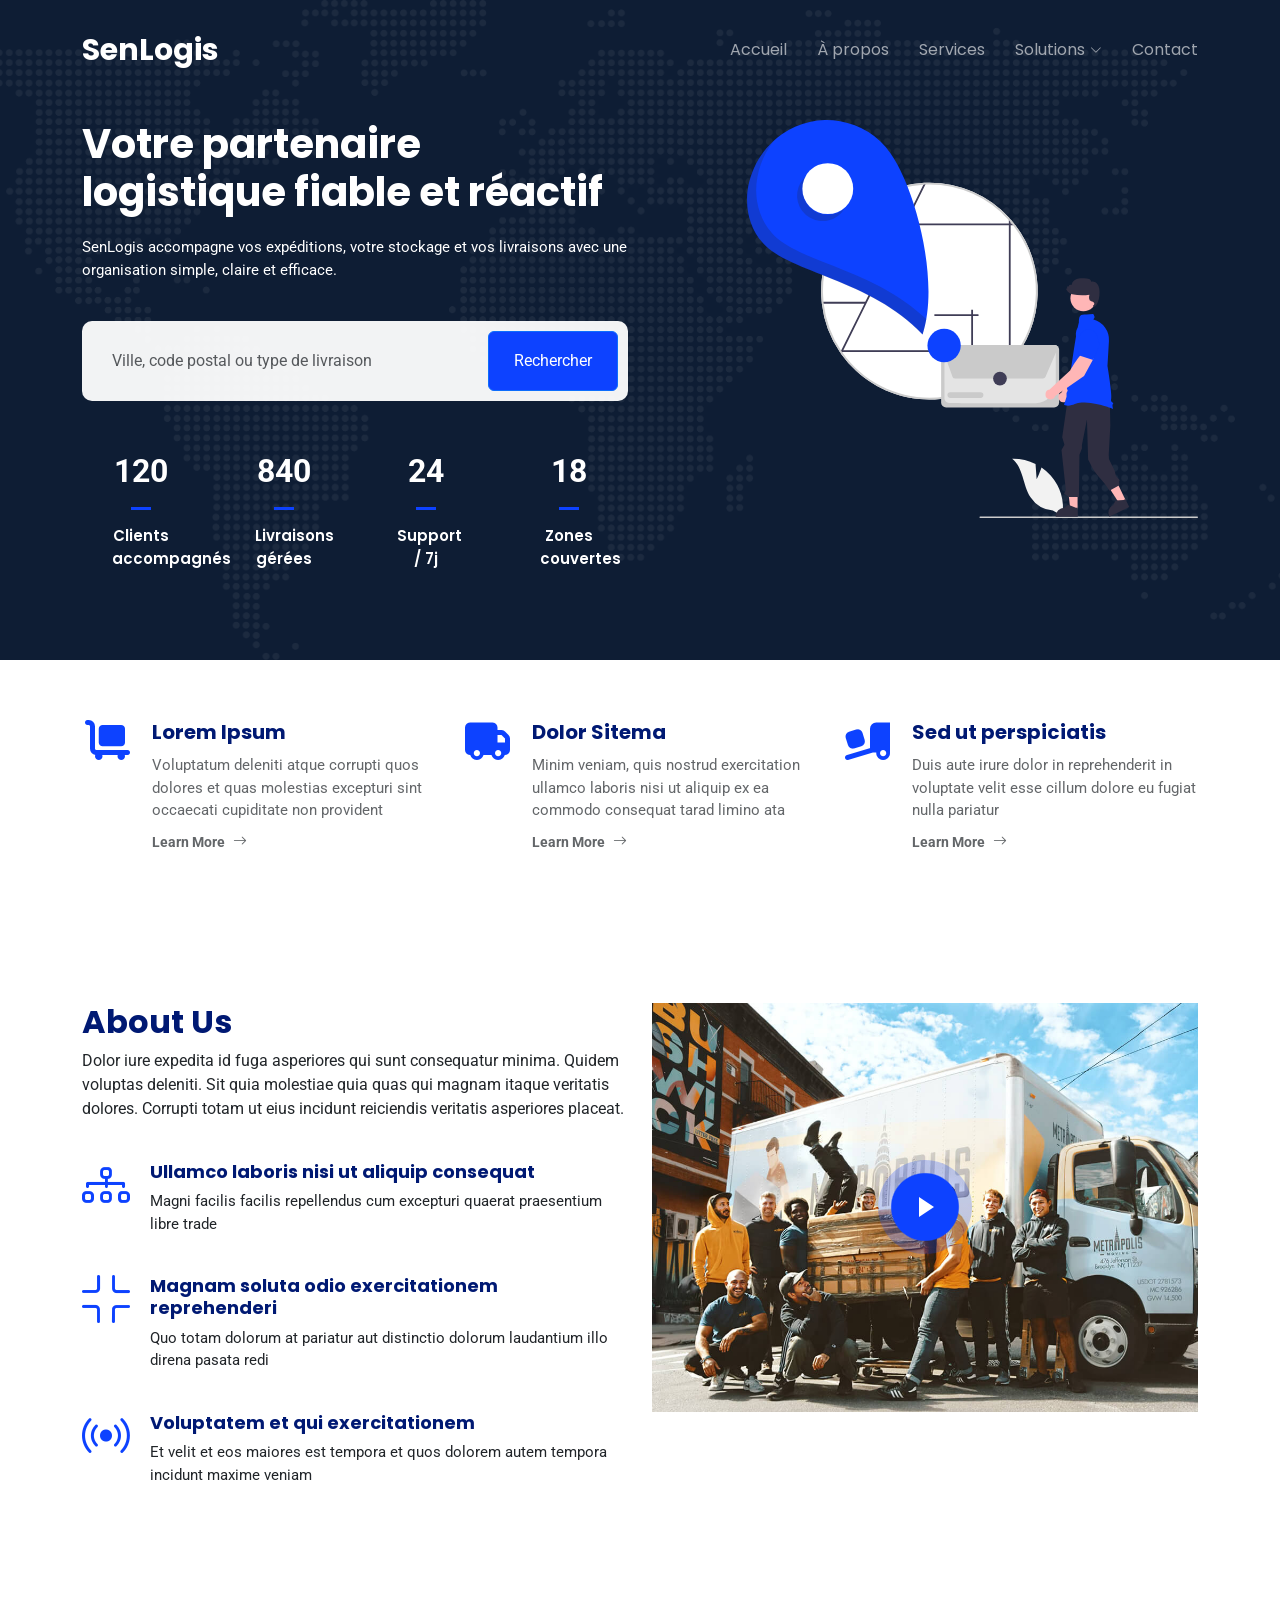
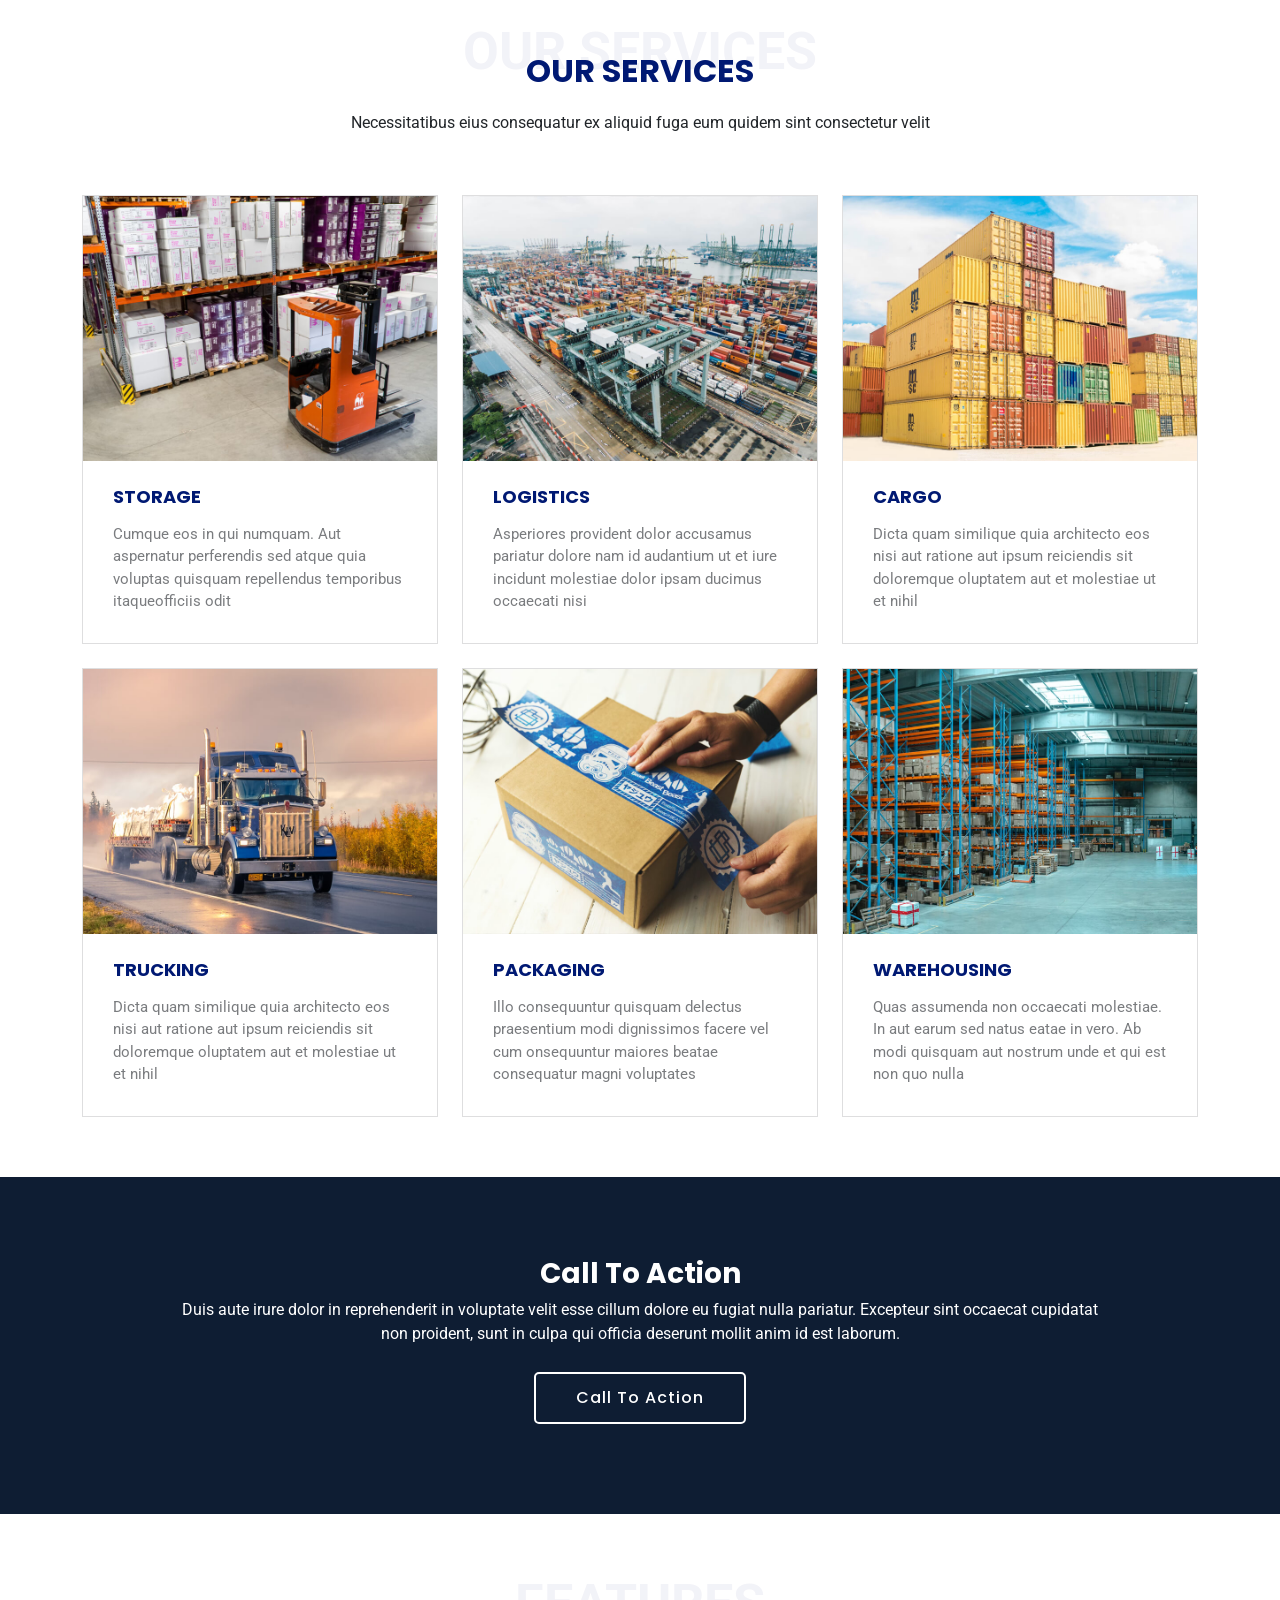
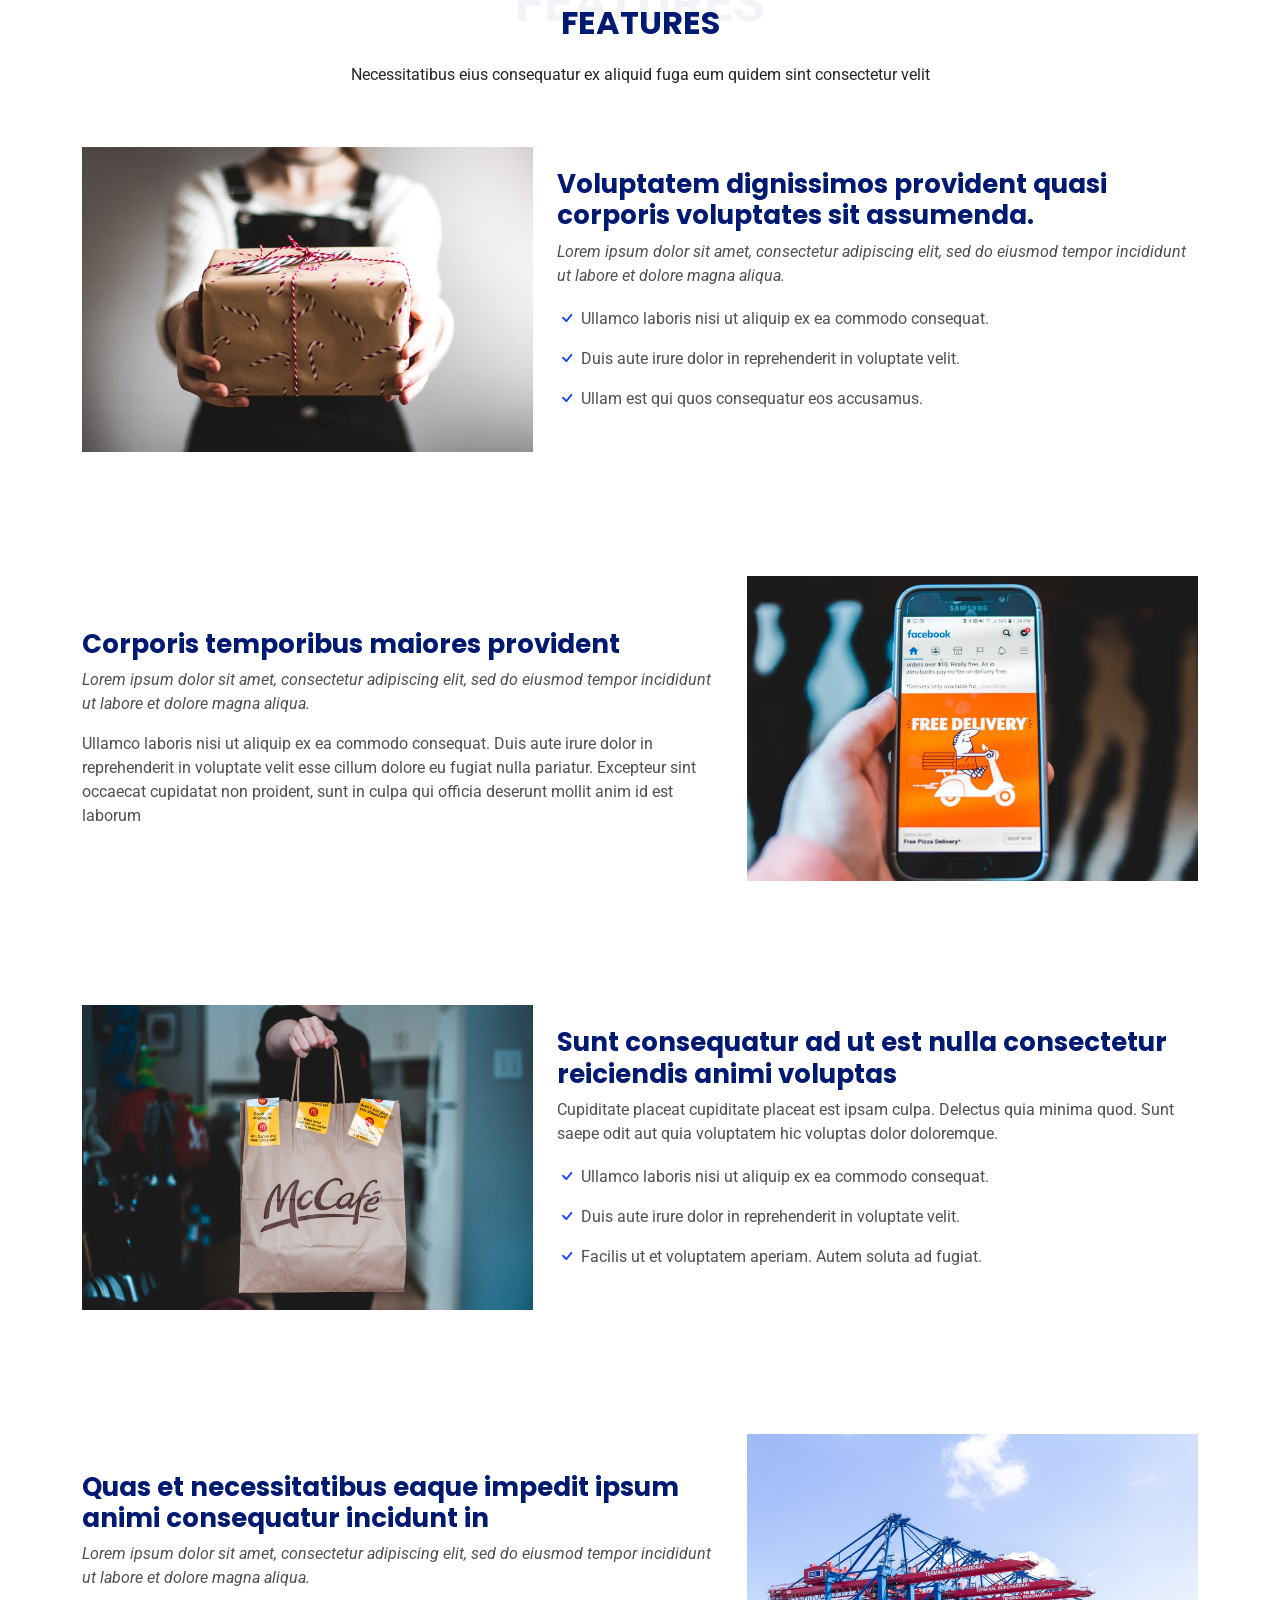
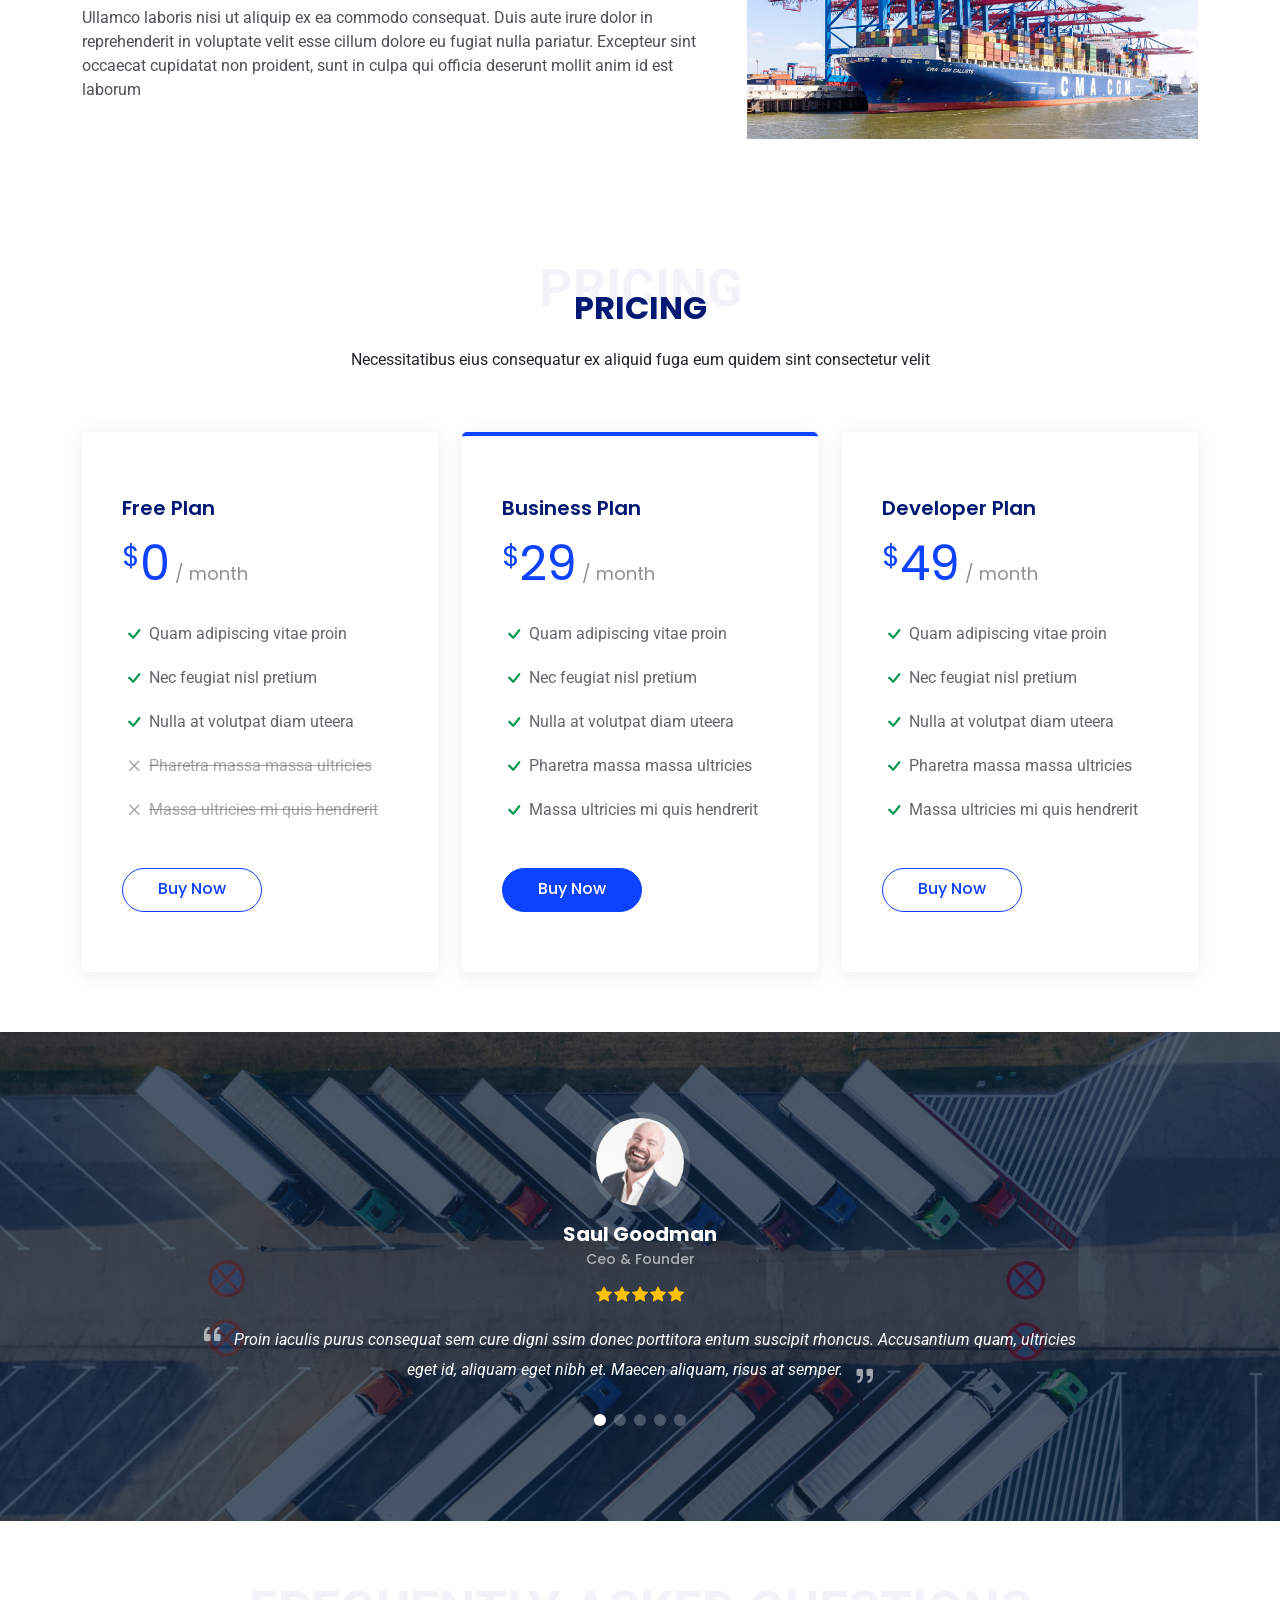
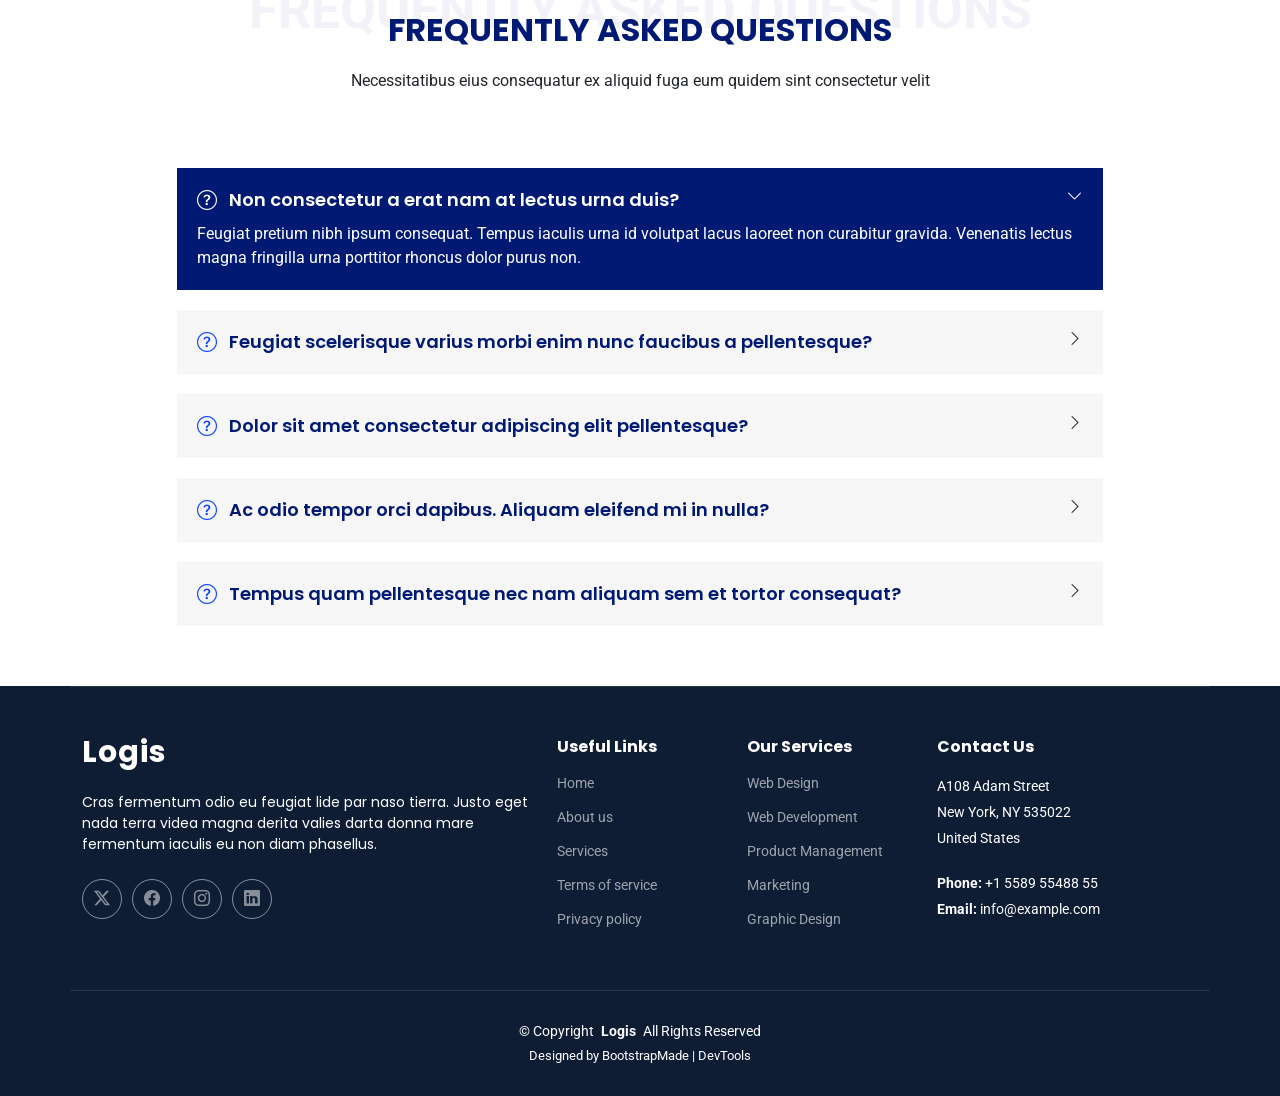
<file: public/template/templateVitrine/Logis/index.html>
<!DOCTYPE html>
<html lang="en">

<head>
  <meta charset="utf-8">
  <meta content="width=device-width, initial-scale=1.0" name="viewport">
  <title>SenLogis - Accueil</title>
  <meta name="description" content="">
  <meta name="keywords" content="">

  <!-- Favicons -->
  <link href="assets/img/favicon.png" rel="icon">
  <link href="assets/img/apple-touch-icon.png" rel="apple-touch-icon">

  <!-- Fonts -->
  <link href="https://fonts.googleapis.com" rel="preconnect">
  <link href="https://fonts.gstatic.com" rel="preconnect" crossorigin>
  <link href="https://fonts.googleapis.com/css2?family=Roboto:ital,wght@0,100;0,300;0,400;0,500;0,700;0,900;1,100;1,300;1,400;1,500;1,700;1,900&family=Poppins:ital,wght@0,100;0,200;0,300;0,400;0,500;0,600;0,700;0,800;0,900;1,100;1,200;1,300;1,400;1,500;1,600;1,700;1,800;1,900&display=swap" rel="stylesheet">

  <!-- Vendor CSS Files -->
  <link href="assets/vendor/bootstrap/css/bootstrap.min.css" rel="stylesheet">
  <link href="assets/vendor/bootstrap-icons/bootstrap-icons.css" rel="stylesheet">
  <link href="assets/vendor/aos/aos.css" rel="stylesheet">
  <link href="assets/vendor/fontawesome-free/css/all.min.css" rel="stylesheet">
  <link href="assets/vendor/glightbox/css/glightbox.min.css" rel="stylesheet">
  <link href="assets/vendor/swiper/swiper-bundle.min.css" rel="stylesheet">

  <!-- Main CSS File -->
  <link href="assets/css/main.css" rel="stylesheet">

  <!-- =======================================================
  * Template Name: SenLogis
  * Template URL: https://bootstrapmade.com/logis-bootstrap-logistics-website-template/
  * Updated: Apr 08 2026 with Bootstrap v5.3.8
  * Author: BootstrapMade.com
  * License: https://bootstrapmade.com/license/
  ======================================================== -->
</head>

<body class="index-page">

  <header id="header" class="header d-flex align-items-center fixed-top">
    <div class="container-fluid container-xl position-relative d-flex align-items-center">

      <a href="index.html" class="logo d-flex align-items-center me-auto">
        <!-- Uncomment the line below if you also wish to use an image logo -->
        <!-- <img src="assets/img/logo.png" alt=""> -->
        <h1 class="sitename">SenLogis</h1>
      </a>

      <nav id="navmenu" class="navmenu">
        <ul>
          <li><a href="../../../../index.php">Accueil<br></a></li>
          <li><a href="about.html">À propos</a></li>
          <li><a href="services.html">Services</a></li>
          <li class="dropdown"><a href="starter-page.html"><span>Solutions</span> <i class="bi bi-chevron-down toggle-dropdown"></i></a>
            <ul>
              <li><a href="service-details.html">Suivi</a></li>
              <li class="dropdown"><a href="service-details.html"><span>Détails</span> <i class="bi bi-chevron-down toggle-dropdown"></i></a>
                <ul>
                  <li><a href="about.html">Stockage</a></li>
                  <li><a href="services.html">Transport</a></li>
                  <li><a href="service-details.html">Fret</a></li>
                  <li><a href="contact.html">Contact</a></li>
                </ul>
              </li>
              <li><a href="contact.html">Contact rapide</a></li>
            </ul>
          </li>
          <li><a href="contact.html">Contact</a></li>
        </ul>
        <i class="mobile-nav-toggle d-xl-none bi bi-list"></i>
      </nav>


    </div>
  </header>

  <main class="main">

    <!-- Hero Section -->
    <section id="hero" class="hero section dark-background">

      <img src="assets/img/world-dotted-map.png" alt="" class="hero-bg" data-aos="fade-in">

      <div class="container">
        <div class="row gy-4 d-flex justify-content-between">
          <div class="col-lg-6 order-2 order-lg-1 d-flex flex-column justify-content-center">
            <h2 data-aos="fade-up">Votre partenaire logistique fiable et réactif</h2>
            <p data-aos="fade-up" data-aos-delay="100">SenLogis accompagne vos expéditions, votre stockage et vos livraisons avec une organisation simple, claire et efficace.</p>

            <form action="#" class="form-search d-flex align-items-stretch mb-3" data-aos="fade-up" data-aos-delay="200">
              <input type="text" class="form-control" placeholder="Ville, code postal ou type de livraison">
              <button type="submit" class="btn btn-primary">Rechercher</button>
            </form>

            <div class="row gy-4" data-aos="fade-up" data-aos-delay="300">

              <div class="col-lg-3 col-6">
                <div class="stats-item text-center w-100 h-100">
                  <span data-purecounter-start="0" data-purecounter-end="120" data-purecounter-duration="0" class="purecounter">120</span>
                  <p>Clients accompagnés</p>
                </div>
              </div><!-- End Stats Item -->

              <div class="col-lg-3 col-6">
                <div class="stats-item text-center w-100 h-100">
                  <span data-purecounter-start="0" data-purecounter-end="840" data-purecounter-duration="0" class="purecounter">840</span>
                  <p>Livraisons gérées</p>
                </div>
              </div><!-- End Stats Item -->

              <div class="col-lg-3 col-6">
                <div class="stats-item text-center w-100 h-100">
                  <span data-purecounter-start="0" data-purecounter-end="24" data-purecounter-duration="0" class="purecounter">24</span>
                  <p>Support / 7j</p>
                </div>
              </div><!-- End Stats Item -->

              <div class="col-lg-3 col-6">
                <div class="stats-item text-center w-100 h-100">
                  <span data-purecounter-start="0" data-purecounter-end="18" data-purecounter-duration="0" class="purecounter">18</span>
                  <p>Zones couvertes</p>
                </div>
              </div><!-- End Stats Item -->

            </div>

          </div>

          <div class="col-lg-5 order-1 order-lg-2 hero-img" data-aos="zoom-out">
            <img src="assets/img/hero-img.svg" class="img-fluid mb-3 mb-lg-0" alt="">
          </div>

        </div>
      </div>

    </section><!-- /Hero Section -->

    <!-- Featured Services Section -->
    <section id="featured-services" class="featured-services section">

      <div class="container">

        <div class="row gy-4">

          <div class="col-lg-4 col-md-6 service-item d-flex" data-aos="fade-up" data-aos-delay="100">
            <div class="icon flex-shrink-0"><i class="fa-solid fa-cart-flatbed"></i></div>
            <div>
              <h4 class="title">Lorem Ipsum</h4>
              <p class="description">Voluptatum deleniti atque corrupti quos dolores et quas molestias excepturi sint occaecati cupiditate non provident</p>
              <a href="#" class="readmore stretched-link"><span>Learn More</span><i class="bi bi-arrow-right"></i></a>
            </div>
          </div>
          <!-- End Service Item -->

          <div class="col-lg-4 col-md-6 service-item d-flex" data-aos="fade-up" data-aos-delay="200">
            <div class="icon flex-shrink-0"><i class="fa-solid fa-truck"></i></div>
            <div>
              <h4 class="title">Dolor Sitema</h4>
              <p class="description">Minim veniam, quis nostrud exercitation ullamco laboris nisi ut aliquip ex ea commodo consequat tarad limino ata</p>
              <a href="#" class="readmore stretched-link"><span>Learn More</span><i class="bi bi-arrow-right"></i></a>
            </div>
          </div><!-- End Service Item -->

          <div class="col-lg-4 col-md-6 service-item d-flex" data-aos="fade-up" data-aos-delay="300">
            <div class="icon flex-shrink-0"><i class="fa-solid fa-truck-ramp-box"></i></div>
            <div>
              <h4 class="title">Sed ut perspiciatis</h4>
              <p class="description">Duis aute irure dolor in reprehenderit in voluptate velit esse cillum dolore eu fugiat nulla pariatur</p>
              <a href="#" class="readmore stretched-link"><span>Learn More</span><i class="bi bi-arrow-right"></i></a>
            </div>
          </div><!-- End Service Item -->

        </div>

      </div>

    </section><!-- /Featured Services Section -->

    <!-- About Section -->
    <section id="about" class="about section">

      <div class="container">

        <div class="row gy-4">

          <div class="col-lg-6 position-relative align-self-start order-lg-last order-first" data-aos="fade-up" data-aos-delay="200">
            <img src="assets/img/about.jpg" class="img-fluid" alt="">
            <a href="https://www.youtube.com/watch?v=Y7f98aduVJ8" class="glightbox pulsating-play-btn"></a>
          </div>

          <div class="col-lg-6 content order-last  order-lg-first" data-aos="fade-up" data-aos-delay="100">
            <h3>About Us</h3>
            <p>
              Dolor iure expedita id fuga asperiores qui sunt consequatur minima. Quidem voluptas deleniti. Sit quia molestiae quia quas qui magnam itaque veritatis dolores. Corrupti totam ut eius incidunt reiciendis veritatis asperiores placeat.
            </p>
            <ul>
              <li>
                <i class="bi bi-diagram-3"></i>
                <div>
                  <h5>Ullamco laboris nisi ut aliquip consequat</h5>
                  <p>Magni facilis facilis repellendus cum excepturi quaerat praesentium libre trade</p>
                </div>
              </li>
              <li>
                <i class="bi bi-fullscreen-exit"></i>
                <div>
                  <h5>Magnam soluta odio exercitationem reprehenderi</h5>
                  <p>Quo totam dolorum at pariatur aut distinctio dolorum laudantium illo direna pasata redi</p>
                </div>
              </li>
              <li>
                <i class="bi bi-broadcast"></i>
                <div>
                  <h5>Voluptatem et qui exercitationem</h5>
                  <p>Et velit et eos maiores est tempora et quos dolorem autem tempora incidunt maxime veniam</p>
                </div>
              </li>
            </ul>
          </div>

        </div>

      </div>

    </section><!-- /About Section -->

    <!-- Services Section -->
    <section id="services" class="services section">

      <!-- Section Title -->
      <div class="container section-title" data-aos="fade-up">
        <span>Our Services<br></span>
        <h2>Our ServiceS</h2>
        <p>Necessitatibus eius consequatur ex aliquid fuga eum quidem sint consectetur velit</p>
      </div><!-- End Section Title -->

      <div class="container">

        <div class="row gy-4">

          <div class="col-lg-4 col-md-6" data-aos="fade-up" data-aos-delay="100">
            <div class="card">
              <div class="card-img">
                <img src="assets/img/service-1.jpg" alt="" class="img-fluid">
              </div>
              <h3>Storage</h3>
              <p>Cumque eos in qui numquam. Aut aspernatur perferendis sed atque quia voluptas quisquam repellendus temporibus itaqueofficiis odit</p>
            </div>
          </div><!-- End Card Item -->

          <div class="col-lg-4 col-md-6" data-aos="fade-up" data-aos-delay="200">
            <div class="card">
              <div class="card-img">
                <img src="assets/img/service-2.jpg" alt="" class="img-fluid">
              </div>
              <h3><a href="#" class="stretched-link">Logistics</a></h3>
              <p>Asperiores provident dolor accusamus pariatur dolore nam id audantium ut et iure incidunt molestiae dolor ipsam ducimus occaecati nisi</p>
            </div>
          </div><!-- End Card Item -->

          <div class="col-lg-4 col-md-6" data-aos="fade-up" data-aos-delay="300">
            <div class="card">
              <div class="card-img">
                <img src="assets/img/service-3.jpg" alt="" class="img-fluid">
              </div>
              <h3><a href="#" class="stretched-link">Cargo</a></h3>
              <p>Dicta quam similique quia architecto eos nisi aut ratione aut ipsum reiciendis sit doloremque oluptatem aut et molestiae ut et nihil</p>
            </div>
          </div><!-- End Card Item -->

          <div class="col-lg-4 col-md-6" data-aos="fade-up" data-aos-delay="400">
            <div class="card">
              <div class="card-img">
                <img src="assets/img/service-4.jpg" alt="" class="img-fluid">
              </div>
              <h3><a href="#" class="stretched-link">Trucking</a></h3>
              <p>Dicta quam similique quia architecto eos nisi aut ratione aut ipsum reiciendis sit doloremque oluptatem aut et molestiae ut et nihil</p>
            </div>
          </div><!-- End Card Item -->

          <div class="col-lg-4 col-md-6" data-aos="fade-up" data-aos-delay="500">
            <div class="card">
              <div class="card-img">
                <img src="assets/img/service-5.jpg" alt="" class="img-fluid">
              </div>
              <h3>Packaging</h3>
              <p>Illo consequuntur quisquam delectus praesentium modi dignissimos facere vel cum onsequuntur maiores beatae consequatur magni voluptates</p>
            </div>
          </div><!-- End Card Item -->

          <div class="col-lg-4 col-md-6" data-aos="fade-up" data-aos-delay="600">
            <div class="card">
              <div class="card-img">
                <img src="assets/img/service-6.jpg" alt="" class="img-fluid">
              </div>
              <h3><a href="#" class="stretched-link">Warehousing</a></h3>
              <p>Quas assumenda non occaecati molestiae. In aut earum sed natus eatae in vero. Ab modi quisquam aut nostrum unde et qui est non quo nulla</p>
            </div>
          </div><!-- End Card Item -->

        </div>

      </div>

    </section><!-- /Services Section -->

    <!-- Call To Action Section -->
    <section id="call-to-action" class="call-to-action section dark-background">

      <img src="assets/img/cta-bg.jpg" alt="">

      <div class="container">
        <div class="row justify-content-center" data-aos="zoom-in" data-aos-delay="100">
          <div class="col-xl-10">
            <div class="text-center">
              <h3>Call To Action</h3>
              <p>Duis aute irure dolor in reprehenderit in voluptate velit esse cillum dolore eu fugiat nulla pariatur. Excepteur sint occaecat cupidatat non proident, sunt in culpa qui officia deserunt mollit anim id est laborum.</p>
              <a class="cta-btn" href="#">Call To Action</a>
            </div>
          </div>
        </div>
      </div>

    </section><!-- /Call To Action Section -->

    <!-- Features Section -->
    <section id="features" class="features section">

      <!-- Section Title -->
      <div class="container section-title" data-aos="fade-up">
        <span>Features</span>
        <h2>Features</h2>
        <p>Necessitatibus eius consequatur ex aliquid fuga eum quidem sint consectetur velit</p>
      </div><!-- End Section Title -->

      <div class="container">

        <div class="row gy-4 align-items-center features-item">
          <div class="col-md-5 d-flex align-items-center" data-aos="zoom-out" data-aos-delay="100">
            <img src="assets/img/features-1.jpg" class="img-fluid" alt="">
          </div>
          <div class="col-md-7" data-aos="fade-up" data-aos-delay="100">
            <h3>Voluptatem dignissimos provident quasi corporis voluptates sit assumenda.</h3>
            <p class="fst-italic">
              Lorem ipsum dolor sit amet, consectetur adipiscing elit, sed do eiusmod tempor incididunt ut labore et dolore
              magna aliqua.
            </p>
            <ul>
              <li><i class="bi bi-check"></i><span> Ullamco laboris nisi ut aliquip ex ea commodo consequat.</span></li>
              <li><i class="bi bi-check"></i> <span>Duis aute irure dolor in reprehenderit in voluptate velit.</span></li>
              <li><i class="bi bi-check"></i> <span>Ullam est qui quos consequatur eos accusamus.</span></li>
            </ul>
          </div>
        </div><!-- Features Item -->

        <div class="row gy-4 align-items-center features-item">
          <div class="col-md-5 order-1 order-md-2 d-flex align-items-center" data-aos="zoom-out" data-aos-delay="200">
            <img src="assets/img/features-2.jpg" class="img-fluid" alt="">
          </div>
          <div class="col-md-7 order-2 order-md-1" data-aos="fade-up" data-aos-delay="200">
            <h3>Corporis temporibus maiores provident</h3>
            <p class="fst-italic">
              Lorem ipsum dolor sit amet, consectetur adipiscing elit, sed do eiusmod tempor incididunt ut labore et dolore
              magna aliqua.
            </p>
            <p>
              Ullamco laboris nisi ut aliquip ex ea commodo consequat. Duis aute irure dolor in reprehenderit in voluptate
              velit esse cillum dolore eu fugiat nulla pariatur. Excepteur sint occaecat cupidatat non proident, sunt in
              culpa qui officia deserunt mollit anim id est laborum
            </p>
          </div>
        </div><!-- Features Item -->

        <div class="row gy-4 align-items-center features-item">
          <div class="col-md-5 d-flex align-items-center" data-aos="zoom-out">
            <img src="assets/img/features-3.jpg" class="img-fluid" alt="">
          </div>
          <div class="col-md-7" data-aos="fade-up">
            <h3>Sunt consequatur ad ut est nulla consectetur reiciendis animi voluptas</h3>
            <p>Cupiditate placeat cupiditate placeat est ipsam culpa. Delectus quia minima quod. Sunt saepe odit aut quia voluptatem hic voluptas dolor doloremque.</p>
            <ul>
              <li><i class="bi bi-check"></i> <span>Ullamco laboris nisi ut aliquip ex ea commodo consequat.</span></li>
              <li><i class="bi bi-check"></i><span> Duis aute irure dolor in reprehenderit in voluptate velit.</span></li>
              <li><i class="bi bi-check"></i> <span>Facilis ut et voluptatem aperiam. Autem soluta ad fugiat</span>.</li>
            </ul>
          </div>
        </div><!-- Features Item -->

        <div class="row gy-4 align-items-center features-item">
          <div class="col-md-5 order-1 order-md-2 d-flex align-items-center" data-aos="zoom-out">
            <img src="assets/img/features-4.jpg" class="img-fluid" alt="">
          </div>
          <div class="col-md-7 order-2 order-md-1" data-aos="fade-up">
            <h3>Quas et necessitatibus eaque impedit ipsum animi consequatur incidunt in</h3>
            <p class="fst-italic">
              Lorem ipsum dolor sit amet, consectetur adipiscing elit, sed do eiusmod tempor incididunt ut labore et dolore
              magna aliqua.
            </p>
            <p>
              Ullamco laboris nisi ut aliquip ex ea commodo consequat. Duis aute irure dolor in reprehenderit in voluptate
              velit esse cillum dolore eu fugiat nulla pariatur. Excepteur sint occaecat cupidatat non proident, sunt in
              culpa qui officia deserunt mollit anim id est laborum
            </p>
          </div>
        </div><!-- Features Item -->

      </div>

    </section><!-- /Features Section -->

    <!-- Pricing Section -->
    <section id="pricing" class="pricing section">

      <!-- Section Title -->
      <div class="container section-title" data-aos="fade-up">
        <span>Pricing</span>
        <h2>Pricing</h2>
        <p>Necessitatibus eius consequatur ex aliquid fuga eum quidem sint consectetur velit</p>
      </div><!-- End Section Title -->

      <div class="container">

        <div class="row gy-4">

          <div class="col-lg-4" data-aos="zoom-in" data-aos-delay="100">
            <div class="pricing-item">
              <h3>Free Plan</h3>
              <h4><sup>$</sup>0<span> / month</span></h4>
              <ul>
                <li><i class="bi bi-check"></i> <span>Quam adipiscing vitae proin</span></li>
                <li><i class="bi bi-check"></i> <span>Nec feugiat nisl pretium</span></li>
                <li><i class="bi bi-check"></i> <span>Nulla at volutpat diam uteera</span></li>
                <li class="na"><i class="bi bi-x"></i> <span>Pharetra massa massa ultricies</span></li>
                <li class="na"><i class="bi bi-x"></i> <span>Massa ultricies mi quis hendrerit</span></li>
              </ul>
              <a href="#" class="buy-btn">Buy Now</a>
            </div>
          </div><!-- End Pricing Item -->

          <div class="col-lg-4" data-aos="zoom-in" data-aos-delay="200">
            <div class="pricing-item featured">
              <h3>Business Plan</h3>
              <h4><sup>$</sup>29<span> / month</span></h4>
              <ul>
                <li><i class="bi bi-check"></i> <span>Quam adipiscing vitae proin</span></li>
                <li><i class="bi bi-check"></i> <span>Nec feugiat nisl pretium</span></li>
                <li><i class="bi bi-check"></i> <span>Nulla at volutpat diam uteera</span></li>
                <li><i class="bi bi-check"></i> <span>Pharetra massa massa ultricies</span></li>
                <li><i class="bi bi-check"></i> <span>Massa ultricies mi quis hendrerit</span></li>
              </ul>
              <a href="#" class="buy-btn">Buy Now</a>
            </div>
          </div><!-- End Pricing Item -->

          <div class="col-lg-4" data-aos="zoom-in" data-aos-delay="300">
            <div class="pricing-item">
              <h3>Developer Plan</h3>
              <h4><sup>$</sup>49<span> / month</span></h4>
              <ul>
                <li><i class="bi bi-check"></i> <span>Quam adipiscing vitae proin</span></li>
                <li><i class="bi bi-check"></i> <span>Nec feugiat nisl pretium</span></li>
                <li><i class="bi bi-check"></i> <span>Nulla at volutpat diam uteera</span></li>
                <li><i class="bi bi-check"></i> <span>Pharetra massa massa ultricies</span></li>
                <li><i class="bi bi-check"></i> <span>Massa ultricies mi quis hendrerit</span></li>
              </ul>
              <a href="#" class="buy-btn">Buy Now</a>
            </div>
          </div><!-- End Pricing Item -->

        </div>

      </div>

    </section><!-- /Pricing Section -->

    <!-- Testimonials Section -->
    <section id="testimonials" class="testimonials section dark-background">

      <img src="assets/img/testimonials-bg.jpg" class="testimonials-bg" alt="">

      <div class="container" data-aos="fade-up" data-aos-delay="100">

        <div class="swiper init-swiper">
          <script type="application/json" class="swiper-config">
            {
              "loop": true,
              "speed": 600,
              "autoplay": {
                "delay": 5000
              },
              "slidesPerView": "auto",
              "pagination": {
                "el": ".swiper-pagination",
                "type": "bullets",
                "clickable": true
              }
            }
          </script>
          <div class="swiper-wrapper">

            <div class="swiper-slide">
              <div class="testimonial-item">
                <img src="assets/img/testimonials/testimonials-1.jpg" class="testimonial-img" alt="">
                <h3>Saul Goodman</h3>
                <h4>Ceo &amp; Founder</h4>
                <div class="stars">
                  <i class="bi bi-star-fill"></i><i class="bi bi-star-fill"></i><i class="bi bi-star-fill"></i><i class="bi bi-star-fill"></i><i class="bi bi-star-fill"></i>
                </div>
                <p>
                  <i class="bi bi-quote quote-icon-left"></i>
                  <span>Proin iaculis purus consequat sem cure digni ssim donec porttitora entum suscipit rhoncus. Accusantium quam, ultricies eget id, aliquam eget nibh et. Maecen aliquam, risus at semper.</span>
                  <i class="bi bi-quote quote-icon-right"></i>
                </p>
              </div>
            </div><!-- End testimonial item -->

            <div class="swiper-slide">
              <div class="testimonial-item">
                <img src="assets/img/testimonials/testimonials-2.jpg" class="testimonial-img" alt="">
                <h3>Sara Wilsson</h3>
                <h4>Designer</h4>
                <div class="stars">
                  <i class="bi bi-star-fill"></i><i class="bi bi-star-fill"></i><i class="bi bi-star-fill"></i><i class="bi bi-star-fill"></i><i class="bi bi-star-fill"></i>
                </div>
                <p>
                  <i class="bi bi-quote quote-icon-left"></i>
                  <span>Export tempor illum tamen malis malis eram quae irure esse labore quem cillum quid cillum eram malis quorum velit fore eram velit sunt aliqua noster fugiat irure amet legam anim culpa.</span>
                  <i class="bi bi-quote quote-icon-right"></i>
                </p>
              </div>
            </div><!-- End testimonial item -->

            <div class="swiper-slide">
              <div class="testimonial-item">
                <img src="assets/img/testimonials/testimonials-3.jpg" class="testimonial-img" alt="">
                <h3>Jena Karlis</h3>
                <h4>Store Owner</h4>
                <div class="stars">
                  <i class="bi bi-star-fill"></i><i class="bi bi-star-fill"></i><i class="bi bi-star-fill"></i><i class="bi bi-star-fill"></i><i class="bi bi-star-fill"></i>
                </div>
                <p>
                  <i class="bi bi-quote quote-icon-left"></i>
                  <span>Enim nisi quem export duis labore cillum quae magna enim sint quorum nulla quem veniam duis minim tempor labore quem eram duis noster aute amet eram fore quis sint minim.</span>
                  <i class="bi bi-quote quote-icon-right"></i>
                </p>
              </div>
            </div><!-- End testimonial item -->

            <div class="swiper-slide">
              <div class="testimonial-item">
                <img src="assets/img/testimonials/testimonials-4.jpg" class="testimonial-img" alt="">
                <h3>Matt Brandon</h3>
                <h4>Freelancer</h4>
                <div class="stars">
                  <i class="bi bi-star-fill"></i><i class="bi bi-star-fill"></i><i class="bi bi-star-fill"></i><i class="bi bi-star-fill"></i><i class="bi bi-star-fill"></i>
                </div>
                <p>
                  <i class="bi bi-quote quote-icon-left"></i>
                  <span>Fugiat enim eram quae cillum dolore dolor amet nulla culpa multos export minim fugiat minim velit minim dolor enim duis veniam ipsum anim magna sunt elit fore quem dolore labore illum veniam.</span>
                  <i class="bi bi-quote quote-icon-right"></i>
                </p>
              </div>
            </div><!-- End testimonial item -->

            <div class="swiper-slide">
              <div class="testimonial-item">
                <img src="assets/img/testimonials/testimonials-5.jpg" class="testimonial-img" alt="">
                <h3>John Larson</h3>
                <h4>Entrepreneur</h4>
                <div class="stars">
                  <i class="bi bi-star-fill"></i><i class="bi bi-star-fill"></i><i class="bi bi-star-fill"></i><i class="bi bi-star-fill"></i><i class="bi bi-star-fill"></i>
                </div>
                <p>
                  <i class="bi bi-quote quote-icon-left"></i>
                  <span>Quis quorum aliqua sint quem legam fore sunt eram irure aliqua veniam tempor noster veniam enim culpa labore duis sunt culpa nulla illum cillum fugiat legam esse veniam culpa fore nisi cillum quid.</span>
                  <i class="bi bi-quote quote-icon-right"></i>
                </p>
              </div>
            </div><!-- End testimonial item -->

          </div>
          <div class="swiper-pagination"></div>
        </div>

      </div>

    </section><!-- /Testimonials Section -->

    <!-- Faq Section -->
    <section id="faq" class="faq section">

      <!-- Section Title -->
      <div class="container section-title" data-aos="fade-up">
        <span>Frequently Asked Questions</span>
        <h2>Frequently Asked Questions</h2>
        <p>Necessitatibus eius consequatur ex aliquid fuga eum quidem sint consectetur velit</p>
      </div><!-- End Section Title -->

      <div class="container">

        <div class="row justify-content-center">

          <div class="col-lg-10">

            <div class="faq-container">

              <div class="faq-item faq-active" data-aos="fade-up" data-aos-delay="200">
                <i class="faq-icon bi bi-question-circle"></i>
                <h3>Non consectetur a erat nam at lectus urna duis?</h3>
                <div class="faq-content">
                  <p>Feugiat pretium nibh ipsum consequat. Tempus iaculis urna id volutpat lacus laoreet non curabitur gravida. Venenatis lectus magna fringilla urna porttitor rhoncus dolor purus non.</p>
                </div>
                <i class="faq-toggle bi bi-chevron-right"></i>
              </div><!-- End Faq item-->

              <div class="faq-item" data-aos="fade-up" data-aos-delay="300">
                <i class="faq-icon bi bi-question-circle"></i>
                <h3>Feugiat scelerisque varius morbi enim nunc faucibus a pellentesque?</h3>
                <div class="faq-content">
                  <p>Dolor sit amet consectetur adipiscing elit pellentesque habitant morbi. Id interdum velit laoreet id donec ultrices. Fringilla phasellus faucibus scelerisque eleifend donec pretium. Est pellentesque elit ullamcorper dignissim. Mauris ultrices eros in cursus turpis massa tincidunt dui.</p>
                </div>
                <i class="faq-toggle bi bi-chevron-right"></i>
              </div><!-- End Faq item-->

              <div class="faq-item" data-aos="fade-up" data-aos-delay="400">
                <i class="faq-icon bi bi-question-circle"></i>
                <h3>Dolor sit amet consectetur adipiscing elit pellentesque?</h3>
                <div class="faq-content">
                  <p>Eleifend mi in nulla posuere sollicitudin aliquam ultrices sagittis orci. Faucibus pulvinar elementum integer enim. Sem nulla pharetra diam sit amet nisl suscipit. Rutrum tellus pellentesque eu tincidunt. Lectus urna duis convallis convallis tellus. Urna molestie at elementum eu facilisis sed odio morbi quis</p>
                </div>
                <i class="faq-toggle bi bi-chevron-right"></i>
              </div><!-- End Faq item-->

              <div class="faq-item" data-aos="fade-up" data-aos-delay="500">
                <i class="faq-icon bi bi-question-circle"></i>
                <h3>Ac odio tempor orci dapibus. Aliquam eleifend mi in nulla?</h3>
                <div class="faq-content">
                  <p>Dolor sit amet consectetur adipiscing elit pellentesque habitant morbi. Id interdum velit laoreet id donec ultrices. Fringilla phasellus faucibus scelerisque eleifend donec pretium. Est pellentesque elit ullamcorper dignissim. Mauris ultrices eros in cursus turpis massa tincidunt dui.</p>
                </div>
                <i class="faq-toggle bi bi-chevron-right"></i>
              </div><!-- End Faq item-->

              <div class="faq-item" data-aos="fade-up" data-aos-delay="600">
                <i class="faq-icon bi bi-question-circle"></i>
                <h3>Tempus quam pellentesque nec nam aliquam sem et tortor consequat?</h3>
                <div class="faq-content">
                  <p>Molestie a iaculis at erat pellentesque adipiscing commodo. Dignissim suspendisse in est ante in. Nunc vel risus commodo viverra maecenas accumsan. Sit amet nisl suscipit adipiscing bibendum est. Purus gravida quis blandit turpis cursus in</p>
                </div>
                <i class="faq-toggle bi bi-chevron-right"></i>
              </div><!-- End Faq item-->

            </div>

          </div>

        </div>

      </div>

    </section><!-- /Faq Section -->

  </main>

  <footer id="footer" class="footer dark-background">

    <div class="container footer-top">
      <div class="row gy-4">
        <div class="col-lg-5 col-md-12 footer-about">
          <a href="index.html" class="logo d-flex align-items-center">
            <span class="sitename">Logis</span>
          </a>
          <p>Cras fermentum odio eu feugiat lide par naso tierra. Justo eget nada terra videa magna derita valies darta donna mare fermentum iaculis eu non diam phasellus.</p>
          <div class="social-links d-flex mt-4">
            <a href=""><i class="bi bi-twitter-x"></i></a>
            <a href=""><i class="bi bi-facebook"></i></a>
            <a href=""><i class="bi bi-instagram"></i></a>
            <a href=""><i class="bi bi-linkedin"></i></a>
          </div>
        </div>

        <div class="col-lg-2 col-6 footer-links">
          <h4>Useful Links</h4>
          <ul>
            <li><a href="#">Home</a></li>
            <li><a href="#">About us</a></li>
            <li><a href="#">Services</a></li>
            <li><a href="#">Terms of service</a></li>
            <li><a href="#">Privacy policy</a></li>
          </ul>
        </div>

        <div class="col-lg-2 col-6 footer-links">
          <h4>Our Services</h4>
          <ul>
            <li><a href="#">Web Design</a></li>
            <li><a href="#">Web Development</a></li>
            <li><a href="#">Product Management</a></li>
            <li><a href="#">Marketing</a></li>
            <li><a href="#">Graphic Design</a></li>
          </ul>
        </div>

        <div class="col-lg-3 col-md-12 footer-contact text-center text-md-start">
          <h4>Contact Us</h4>
          <p>A108 Adam Street</p>
          <p>New York, NY 535022</p>
          <p>United States</p>
          <p class="mt-4"><strong>Phone:</strong> <span>+1 5589 55488 55</span></p>
          <p><strong>Email:</strong> <span>info@example.com</span></p>
        </div>

      </div>
    </div>

    <div class="container copyright text-center mt-4">
      <p>© <span>Copyright</span> <strong class="px-1 sitename">Logis</strong> <span>All Rights Reserved</span></p>
      <div class="credits">
        <!-- All the links in the footer should remain intact. -->
        <!-- You can delete the links only if you've purchased the pro version. -->
        <!-- Licensing information: https://bootstrapmade.com/license/ -->
        <!-- Purchase the pro version with working PHP/AJAX contact form: [buy-url] -->
        Designed by <a href="https://bootstrapmade.com/">BootstrapMade</a> | <a href="https://bootstrapmade.com/tools/">DevTools</a>
      </div>
    </div>

  </footer>

  <!-- Scroll Top -->
  <a href="#" id="scroll-top" class="scroll-top d-flex align-items-center justify-content-center"><i class="bi bi-arrow-up-short"></i></a>

  <!-- Preloader -->
  <div id="preloader"></div>

  <!-- Vendor JS Files -->
  <script src="assets/vendor/bootstrap/js/bootstrap.bundle.min.js"></script>
  <script src="assets/vendor/php-email-form/validate.js"></script>
  <script src="assets/vendor/aos/aos.js"></script>
  <script src="assets/vendor/purecounter/purecounter_vanilla.js"></script>
  <script src="assets/vendor/glightbox/js/glightbox.min.js"></script>
  <script src="assets/vendor/swiper/swiper-bundle.min.js"></script>

  <!-- Main JS File -->
  <script src="assets/js/main.js"></script>

</body>

</html>
</file>
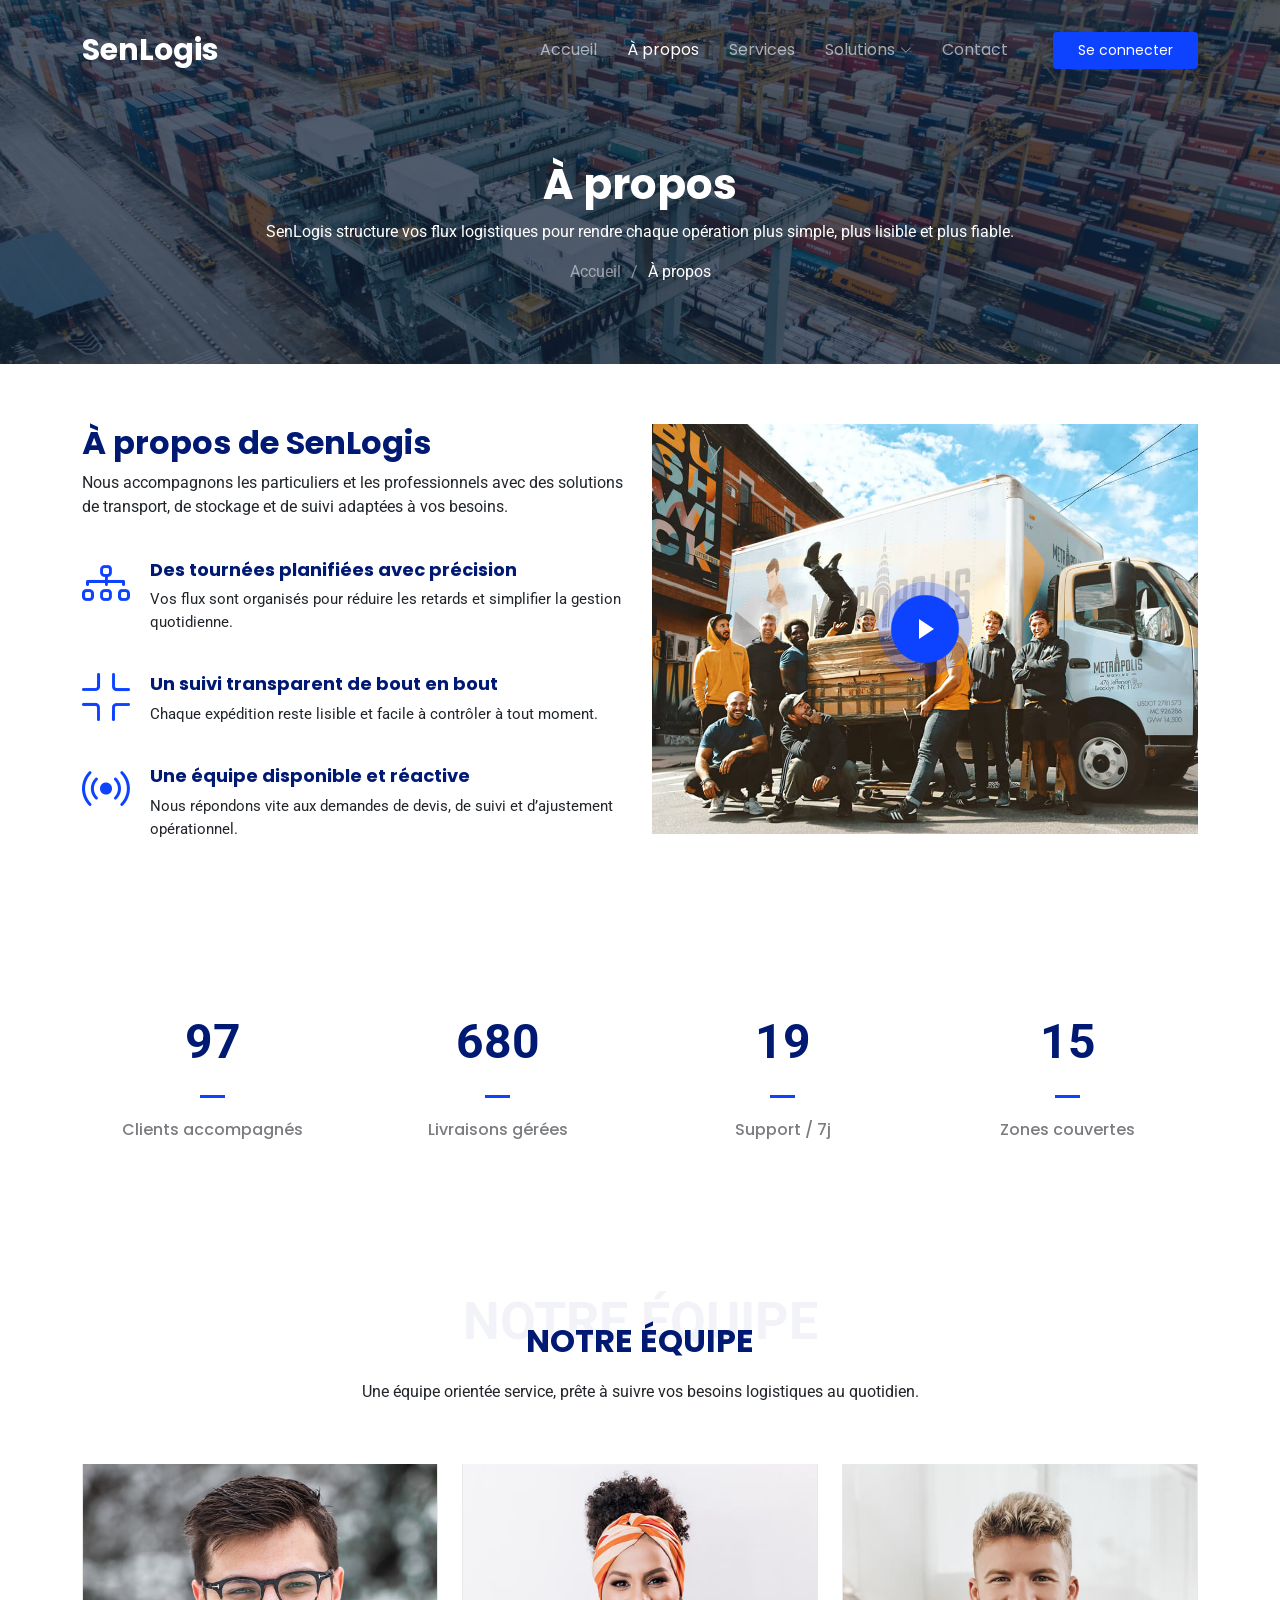
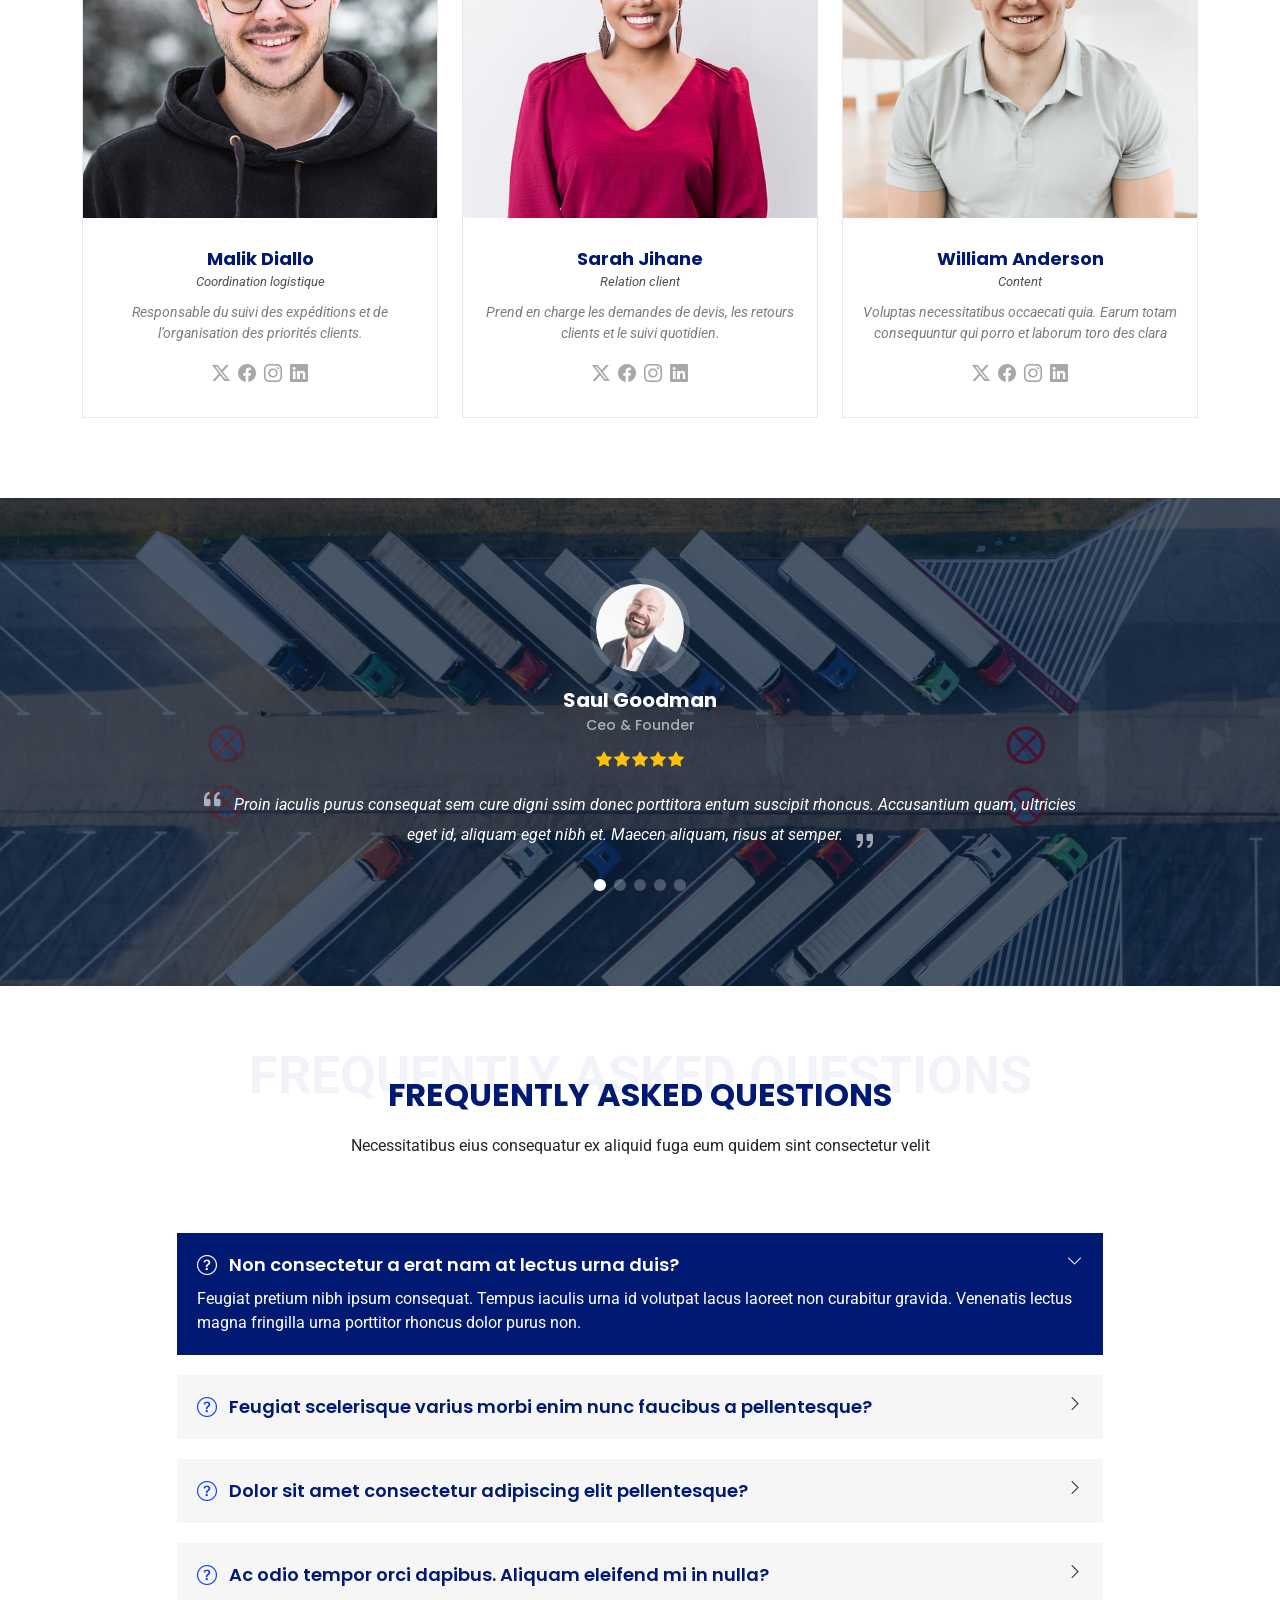
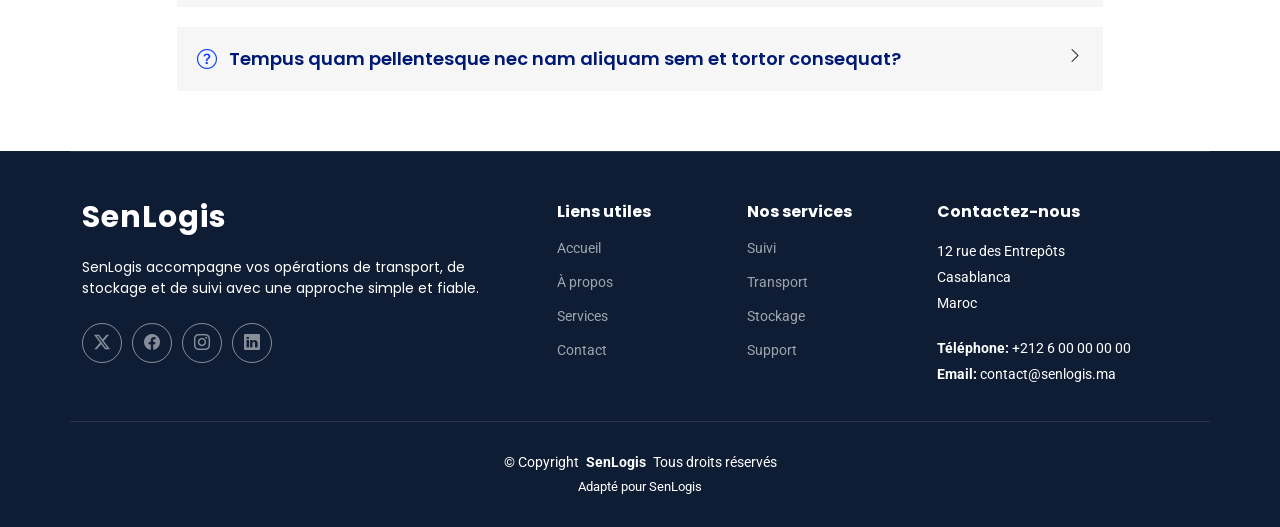
<file: public/template/templateVitrine/Logis/about.html>
<!DOCTYPE html>
<html lang="en">

<head>
  <meta charset="utf-8">
  <meta content="width=device-width, initial-scale=1.0" name="viewport">
  <title>SenLogis - À propos</title>
  <meta name="description" content="">
  <meta name="keywords" content="">

  <!-- Favicons -->
  <link href="assets/img/favicon.png" rel="icon">
  <link href="assets/img/apple-touch-icon.png" rel="apple-touch-icon">

  <!-- Fonts -->
  <link href="https://fonts.googleapis.com" rel="preconnect">
  <link href="https://fonts.gstatic.com" rel="preconnect" crossorigin>
  <link href="https://fonts.googleapis.com/css2?family=Roboto:ital,wght@0,100;0,300;0,400;0,500;0,700;0,900;1,100;1,300;1,400;1,500;1,700;1,900&family=Poppins:ital,wght@0,100;0,200;0,300;0,400;0,500;0,600;0,700;0,800;0,900;1,100;1,200;1,300;1,400;1,500;1,600;1,700;1,800;1,900&display=swap" rel="stylesheet">

  <!-- Vendor CSS Files -->
  <link href="assets/vendor/bootstrap/css/bootstrap.min.css" rel="stylesheet">
  <link href="assets/vendor/bootstrap-icons/bootstrap-icons.css" rel="stylesheet">
  <link href="assets/vendor/aos/aos.css" rel="stylesheet">
  <link href="assets/vendor/fontawesome-free/css/all.min.css" rel="stylesheet">
  <link href="assets/vendor/glightbox/css/glightbox.min.css" rel="stylesheet">
  <link href="assets/vendor/swiper/swiper-bundle.min.css" rel="stylesheet">

  <!-- Main CSS File -->
  <link href="assets/css/main.css" rel="stylesheet">

  <!-- =======================================================
  * Template Name: SenLogis
  * Template URL: https://bootstrapmade.com/logis-bootstrap-logistics-website-template/
  * Updated: Apr 08 2026 with Bootstrap v5.3.8
  * Author: BootstrapMade.com
  * License: https://bootstrapmade.com/license/
  ======================================================== -->
</head>

<body class="about-page">

  <header id="header" class="header d-flex align-items-center fixed-top">
    <div class="container-fluid container-xl position-relative d-flex align-items-center">

      <a href="index.html" class="logo d-flex align-items-center me-auto">
        <!-- Uncomment the line below if you also wish to use an image logo -->
        <!-- <img src="assets/img/logo.png" alt=""> -->
        <h1 class="sitename">SenLogis</h1>
      </a>

      <nav id="navmenu" class="navmenu">
        <ul>
          <li><a href="../../../../index.php">Accueil<br></a></li>
          <li><a href="about.html" class="active">À propos</a></li>
          <li><a href="services.html">Services</a></li>
          <li class="dropdown"><a href="starter-page.html"><span>Solutions</span> <i class="bi bi-chevron-down toggle-dropdown"></i></a>
            <ul>
              <li><a href="service-details.html">Suivi</a></li>
              <li class="dropdown"><a href="service-details.html"><span>Détails</span> <i class="bi bi-chevron-down toggle-dropdown"></i></a>
                <ul>
                  <li><a href="about.html">Stockage</a></li>
                  <li><a href="services.html">Transport</a></li>
                  <li><a href="service-details.html">Fret</a></li>
                  <li><a href="contact.html">Contact</a></li>
                </ul>
              </li>
              <li><a href="contact.html">Contact rapide</a></li>
            </ul>
          </li>
          <li><a href="contact.html">Contact</a></li>
          <a class="btn-getstarted" href="../../../../login.php">Se connecter</a>

        </ul>
        <i class="mobile-nav-toggle d-xl-none bi bi-list"></i>
      </nav>

    </div>
  </header>

  <main class="main">

    <!-- Page Title -->
    <div class="page-title dark-background" data-aos="fade" style="background-image: url(assets/img/page-title-bg.jpg);">
      <div class="container position-relative">
        <h1>À propos</h1>
        <p>SenLogis structure vos flux logistiques pour rendre chaque opération plus simple, plus lisible et plus fiable.</p>
        <nav class="breadcrumbs">
          <ol>
            <li><a href="index.html">Accueil</a></li>
            <li class="current">À propos</li>
          </ol>
        </nav>
      </div>
    </div><!-- End Page Title -->

    <!-- About Section -->
    <section id="about" class="about section">

      <div class="container">

        <div class="row gy-4">

          <div class="col-lg-6 position-relative align-self-start order-lg-last order-first" data-aos="fade-up" data-aos-delay="200">
            <img src="assets/img/about.jpg" class="img-fluid" alt="">
            <a href="https://www.youtube.com/watch?v=Y7f98aduVJ8" class="glightbox pulsating-play-btn"></a>
          </div>

          <div class="col-lg-6 content order-last  order-lg-first" data-aos="fade-up" data-aos-delay="100">
            <h3>À propos de SenLogis</h3>
            <p>
              Nous accompagnons les particuliers et les professionnels avec des solutions de transport, de stockage et de suivi adaptées à vos besoins.
            </p>
            <ul>
              <li>
                <i class="bi bi-diagram-3"></i>
                <div>
                  <h5>Des tournées planifiées avec précision</h5>
                  <p>Vos flux sont organisés pour réduire les retards et simplifier la gestion quotidienne.</p>
                </div>
              </li>
              <li>
                <i class="bi bi-fullscreen-exit"></i>
                <div>
                  <h5>Un suivi transparent de bout en bout</h5>
                  <p>Chaque expédition reste lisible et facile à contrôler à tout moment.</p>
                </div>
              </li>
              <li>
                <i class="bi bi-broadcast"></i>
                <div>
                  <h5>Une équipe disponible et réactive</h5>
                  <p>Nous répondons vite aux demandes de devis, de suivi et d’ajustement opérationnel.</p>
                </div>
              </li>
            </ul>
          </div>

        </div>

      </div>

    </section><!-- /About Section -->

    <!-- Stats Section -->
    <section id="stats" class="stats section">

      <div class="container" data-aos="fade-up" data-aos-delay="100">

        <div class="row gy-4">

          <div class="col-lg-3 col-md-6">
            <div class="stats-item text-center w-100 h-100">
              <span data-purecounter-start="0" data-purecounter-end="120" data-purecounter-duration="1" class="purecounter"></span>
              <p>Clients accompagnés</p>
            </div>
          </div><!-- End Stats Item -->

          <div class="col-lg-3 col-md-6">
            <div class="stats-item text-center w-100 h-100">
              <span data-purecounter-start="0" data-purecounter-end="840" data-purecounter-duration="1" class="purecounter"></span>
              <p>Livraisons gérées</p>
            </div>
          </div><!-- End Stats Item -->

          <div class="col-lg-3 col-md-6">
            <div class="stats-item text-center w-100 h-100">
              <span data-purecounter-start="0" data-purecounter-end="24" data-purecounter-duration="1" class="purecounter"></span>
              <p>Support / 7j</p>
            </div>
          </div><!-- End Stats Item -->

          <div class="col-lg-3 col-md-6">
            <div class="stats-item text-center w-100 h-100">
              <span data-purecounter-start="0" data-purecounter-end="18" data-purecounter-duration="1" class="purecounter"></span>
              <p>Zones couvertes</p>
            </div>
          </div><!-- End Stats Item -->

        </div>

      </div>

    </section><!-- /Stats Section -->

    <!-- Team Section -->
    <section id="team" class="team section">

      <!-- Section Title -->
      <div class="container section-title" data-aos="fade-up">
        <span>Notre équipe<br></span>
        <h2>Notre équipe</h2>
        <p>Une équipe orientée service, prête à suivre vos besoins logistiques au quotidien.</p>
      </div><!-- End Section Title -->

      <div class="container">

        <div class="row">

          <div class="col-lg-4 col-md-6 d-flex" data-aos="fade-up" data-aos-delay="100">
            <div class="member">
              <img src="assets/img/team/team-1.jpg" class="img-fluid" alt="">
              <div class="member-content">
                <h4>Malik Diallo</h4>
                <span>Coordination logistique</span>
                <p>
                  Responsable du suivi des expéditions et de l’organisation des priorités clients.
                </p>
                <div class="social">
                  <a href=""><i class="bi bi-twitter-x"></i></a>
                  <a href=""><i class="bi bi-facebook"></i></a>
                  <a href=""><i class="bi bi-instagram"></i></a>
                  <a href=""><i class="bi bi-linkedin"></i></a>
                </div>
              </div>
            </div>
          </div><!-- End Team Member -->

          <div class="col-lg-4 col-md-6 d-flex" data-aos="fade-up" data-aos-delay="200">
            <div class="member">
              <img src="assets/img/team/team-2.jpg" class="img-fluid" alt="">
              <div class="member-content">
                <h4>Sarah Jihane</h4>
                <span>Relation client</span>
                <p>
                  Prend en charge les demandes de devis, les retours clients et le suivi quotidien.
                </p>
                <div class="social">
                  <a href=""><i class="bi bi-twitter-x"></i></a>
                  <a href=""><i class="bi bi-facebook"></i></a>
                  <a href=""><i class="bi bi-instagram"></i></a>
                  <a href=""><i class="bi bi-linkedin"></i></a>
                </div>
              </div>
            </div>
          </div><!-- End Team Member -->

          <div class="col-lg-4 col-md-6 d-flex" data-aos="fade-up" data-aos-delay="300">
            <div class="member">
              <img src="assets/img/team/team-3.jpg" class="img-fluid" alt="">
              <div class="member-content">
                <h4>William Anderson</h4>
                <span>Content</span>
                <p>
                  Voluptas necessitatibus occaecati quia. Earum totam consequuntur qui porro et laborum toro des clara
                </p>
                <div class="social">
                  <a href=""><i class="bi bi-twitter-x"></i></a>
                  <a href=""><i class="bi bi-facebook"></i></a>
                  <a href=""><i class="bi bi-instagram"></i></a>
                  <a href=""><i class="bi bi-linkedin"></i></a>
                </div>
              </div>
            </div>
          </div><!-- End Team Member -->

        </div>

      </div>

    </section><!-- /Team Section -->

    <!-- Testimonials Section -->
    <section id="testimonials" class="testimonials section dark-background">

      <img src="assets/img/testimonials-bg.jpg" class="testimonials-bg" alt="">

      <div class="container" data-aos="fade-up" data-aos-delay="100">

        <div class="swiper init-swiper">
          <script type="application/json" class="swiper-config">
            {
              "loop": true,
              "speed": 600,
              "autoplay": {
                "delay": 5000
              },
              "slidesPerView": "auto",
              "pagination": {
                "el": ".swiper-pagination",
                "type": "bullets",
                "clickable": true
              }
            }
          </script>
          <div class="swiper-wrapper">

            <div class="swiper-slide">
              <div class="testimonial-item">
                <img src="assets/img/testimonials/testimonials-1.jpg" class="testimonial-img" alt="">
                <h3>Saul Goodman</h3>
                <h4>Ceo &amp; Founder</h4>
                <div class="stars">
                  <i class="bi bi-star-fill"></i><i class="bi bi-star-fill"></i><i class="bi bi-star-fill"></i><i class="bi bi-star-fill"></i><i class="bi bi-star-fill"></i>
                </div>
                <p>
                  <i class="bi bi-quote quote-icon-left"></i>
                  <span>Proin iaculis purus consequat sem cure digni ssim donec porttitora entum suscipit rhoncus. Accusantium quam, ultricies eget id, aliquam eget nibh et. Maecen aliquam, risus at semper.</span>
                  <i class="bi bi-quote quote-icon-right"></i>
                </p>
              </div>
            </div><!-- End testimonial item -->

            <div class="swiper-slide">
              <div class="testimonial-item">
                <img src="assets/img/testimonials/testimonials-2.jpg" class="testimonial-img" alt="">
                <h3>Sara Wilsson</h3>
                <h4>Designer</h4>
                <div class="stars">
                  <i class="bi bi-star-fill"></i><i class="bi bi-star-fill"></i><i class="bi bi-star-fill"></i><i class="bi bi-star-fill"></i><i class="bi bi-star-fill"></i>
                </div>
                <p>
                  <i class="bi bi-quote quote-icon-left"></i>
                  <span>Export tempor illum tamen malis malis eram quae irure esse labore quem cillum quid cillum eram malis quorum velit fore eram velit sunt aliqua noster fugiat irure amet legam anim culpa.</span>
                  <i class="bi bi-quote quote-icon-right"></i>
                </p>
              </div>
            </div><!-- End testimonial item -->

            <div class="swiper-slide">
              <div class="testimonial-item">
                <img src="assets/img/testimonials/testimonials-3.jpg" class="testimonial-img" alt="">
                <h3>Jena Karlis</h3>
                <h4>Store Owner</h4>
                <div class="stars">
                  <i class="bi bi-star-fill"></i><i class="bi bi-star-fill"></i><i class="bi bi-star-fill"></i><i class="bi bi-star-fill"></i><i class="bi bi-star-fill"></i>
                </div>
                <p>
                  <i class="bi bi-quote quote-icon-left"></i>
                  <span>Enim nisi quem export duis labore cillum quae magna enim sint quorum nulla quem veniam duis minim tempor labore quem eram duis noster aute amet eram fore quis sint minim.</span>
                  <i class="bi bi-quote quote-icon-right"></i>
                </p>
              </div>
            </div><!-- End testimonial item -->

            <div class="swiper-slide">
              <div class="testimonial-item">
                <img src="assets/img/testimonials/testimonials-4.jpg" class="testimonial-img" alt="">
                <h3>Matt Brandon</h3>
                <h4>Freelancer</h4>
                <div class="stars">
                  <i class="bi bi-star-fill"></i><i class="bi bi-star-fill"></i><i class="bi bi-star-fill"></i><i class="bi bi-star-fill"></i><i class="bi bi-star-fill"></i>
                </div>
                <p>
                  <i class="bi bi-quote quote-icon-left"></i>
                  <span>Fugiat enim eram quae cillum dolore dolor amet nulla culpa multos export minim fugiat minim velit minim dolor enim duis veniam ipsum anim magna sunt elit fore quem dolore labore illum veniam.</span>
                  <i class="bi bi-quote quote-icon-right"></i>
                </p>
              </div>
            </div><!-- End testimonial item -->

            <div class="swiper-slide">
              <div class="testimonial-item">
                <img src="assets/img/testimonials/testimonials-5.jpg" class="testimonial-img" alt="">
                <h3>John Larson</h3>
                <h4>Entrepreneur</h4>
                <div class="stars">
                  <i class="bi bi-star-fill"></i><i class="bi bi-star-fill"></i><i class="bi bi-star-fill"></i><i class="bi bi-star-fill"></i><i class="bi bi-star-fill"></i>
                </div>
                <p>
                  <i class="bi bi-quote quote-icon-left"></i>
                  <span>Quis quorum aliqua sint quem legam fore sunt eram irure aliqua veniam tempor noster veniam enim culpa labore duis sunt culpa nulla illum cillum fugiat legam esse veniam culpa fore nisi cillum quid.</span>
                  <i class="bi bi-quote quote-icon-right"></i>
                </p>
              </div>
            </div><!-- End testimonial item -->

          </div>
          <div class="swiper-pagination"></div>
        </div>

      </div>

    </section><!-- /Testimonials Section -->

    <!-- Faq Section -->
    <section id="faq" class="faq section">

      <!-- Section Title -->
      <div class="container section-title" data-aos="fade-up">
        <span>Frequently Asked Questions</span>
        <h2>Frequently Asked Questions</h2>
        <p>Necessitatibus eius consequatur ex aliquid fuga eum quidem sint consectetur velit</p>
      </div><!-- End Section Title -->

      <div class="container">

        <div class="row justify-content-center">

          <div class="col-lg-10">

            <div class="faq-container">

              <div class="faq-item faq-active" data-aos="fade-up" data-aos-delay="200">
                <i class="faq-icon bi bi-question-circle"></i>
                <h3>Non consectetur a erat nam at lectus urna duis?</h3>
                <div class="faq-content">
                  <p>Feugiat pretium nibh ipsum consequat. Tempus iaculis urna id volutpat lacus laoreet non curabitur gravida. Venenatis lectus magna fringilla urna porttitor rhoncus dolor purus non.</p>
                </div>
                <i class="faq-toggle bi bi-chevron-right"></i>
              </div><!-- End Faq item-->

              <div class="faq-item" data-aos="fade-up" data-aos-delay="300">
                <i class="faq-icon bi bi-question-circle"></i>
                <h3>Feugiat scelerisque varius morbi enim nunc faucibus a pellentesque?</h3>
                <div class="faq-content">
                  <p>Dolor sit amet consectetur adipiscing elit pellentesque habitant morbi. Id interdum velit laoreet id donec ultrices. Fringilla phasellus faucibus scelerisque eleifend donec pretium. Est pellentesque elit ullamcorper dignissim. Mauris ultrices eros in cursus turpis massa tincidunt dui.</p>
                </div>
                <i class="faq-toggle bi bi-chevron-right"></i>
              </div><!-- End Faq item-->

              <div class="faq-item" data-aos="fade-up" data-aos-delay="400">
                <i class="faq-icon bi bi-question-circle"></i>
                <h3>Dolor sit amet consectetur adipiscing elit pellentesque?</h3>
                <div class="faq-content">
                  <p>Eleifend mi in nulla posuere sollicitudin aliquam ultrices sagittis orci. Faucibus pulvinar elementum integer enim. Sem nulla pharetra diam sit amet nisl suscipit. Rutrum tellus pellentesque eu tincidunt. Lectus urna duis convallis convallis tellus. Urna molestie at elementum eu facilisis sed odio morbi quis</p>
                </div>
                <i class="faq-toggle bi bi-chevron-right"></i>
              </div><!-- End Faq item-->

              <div class="faq-item" data-aos="fade-up" data-aos-delay="500">
                <i class="faq-icon bi bi-question-circle"></i>
                <h3>Ac odio tempor orci dapibus. Aliquam eleifend mi in nulla?</h3>
                <div class="faq-content">
                  <p>Dolor sit amet consectetur adipiscing elit pellentesque habitant morbi. Id interdum velit laoreet id donec ultrices. Fringilla phasellus faucibus scelerisque eleifend donec pretium. Est pellentesque elit ullamcorper dignissim. Mauris ultrices eros in cursus turpis massa tincidunt dui.</p>
                </div>
                <i class="faq-toggle bi bi-chevron-right"></i>
              </div><!-- End Faq item-->

              <div class="faq-item" data-aos="fade-up" data-aos-delay="600">
                <i class="faq-icon bi bi-question-circle"></i>
                <h3>Tempus quam pellentesque nec nam aliquam sem et tortor consequat?</h3>
                <div class="faq-content">
                  <p>Molestie a iaculis at erat pellentesque adipiscing commodo. Dignissim suspendisse in est ante in. Nunc vel risus commodo viverra maecenas accumsan. Sit amet nisl suscipit adipiscing bibendum est. Purus gravida quis blandit turpis cursus in</p>
                </div>
                <i class="faq-toggle bi bi-chevron-right"></i>
              </div><!-- End Faq item-->

            </div>

          </div>

        </div>

      </div>

    </section><!-- /Faq Section -->

  </main>

  <footer id="footer" class="footer dark-background">

    <div class="container footer-top">
      <div class="row gy-4">
        <div class="col-lg-5 col-md-12 footer-about">
          <a href="index.html" class="logo d-flex align-items-center">
            <span class="sitename">SenLogis</span>
          </a>
          <p>SenLogis accompagne vos opérations de transport, de stockage et de suivi avec une approche simple et fiable.</p>
          <div class="social-links d-flex mt-4">
            <a href=""><i class="bi bi-twitter-x"></i></a>
            <a href=""><i class="bi bi-facebook"></i></a>
            <a href=""><i class="bi bi-instagram"></i></a>
            <a href=""><i class="bi bi-linkedin"></i></a>
          </div>
        </div>

        <div class="col-lg-2 col-6 footer-links">
          <h4>Liens utiles</h4>
          <ul>
            <li><a href="index.html">Accueil</a></li>
            <li><a href="about.html">À propos</a></li>
            <li><a href="services.html">Services</a></li>
            <li><a href="contact.html">Contact</a></li>
          </ul>
        </div>

        <div class="col-lg-2 col-6 footer-links">
          <h4>Nos services</h4>
          <ul>
            <li><a href="service-details.html">Suivi</a></li>
            <li><a href="service-details.html">Transport</a></li>
            <li><a href="service-details.html">Stockage</a></li>
            <li><a href="contact.html">Support</a></li>
          </ul>
        </div>

        <div class="col-lg-3 col-md-12 footer-contact text-center text-md-start">
          <h4>Contactez-nous</h4>
          <p>12 rue des Entrepôts</p>
          <p>Casablanca</p>
          <p>Maroc</p>
          <p class="mt-4"><strong>Téléphone:</strong> <span>+212 6 00 00 00 00</span></p>
          <p><strong>Email:</strong> <span>contact@senlogis.ma</span></p>
        </div>

      </div>
    </div>

    <div class="container copyright text-center mt-4">
      <p>© <span>Copyright</span> <strong class="px-1 sitename">SenLogis</strong> <span>Tous droits réservés</span></p>
      <div class="credits">
        <!-- All the links in the footer should remain intact. -->
        <!-- You can delete the links only if you've purchased the pro version. -->
        <!-- Licensing information: https://bootstrapmade.com/license/ -->
        <!-- Purchase the pro version with working PHP/AJAX contact form: [buy-url] -->
        Adapté pour SenLogis
      </div>
    </div>

  </footer>

  <!-- Scroll Top -->
  <a href="#" id="scroll-top" class="scroll-top d-flex align-items-center justify-content-center"><i class="bi bi-arrow-up-short"></i></a>

  <!-- Preloader -->
  <div id="preloader"></div>

  <!-- Vendor JS Files -->
  <script src="assets/vendor/bootstrap/js/bootstrap.bundle.min.js"></script>
  <script src="assets/vendor/php-email-form/validate.js"></script>
  <script src="assets/vendor/aos/aos.js"></script>
  <script src="assets/vendor/purecounter/purecounter_vanilla.js"></script>
  <script src="assets/vendor/glightbox/js/glightbox.min.js"></script>
  <script src="assets/vendor/swiper/swiper-bundle.min.js"></script>

  <!-- Main JS File -->
  <script src="assets/js/main.js"></script>

</body>

</html>
</file>
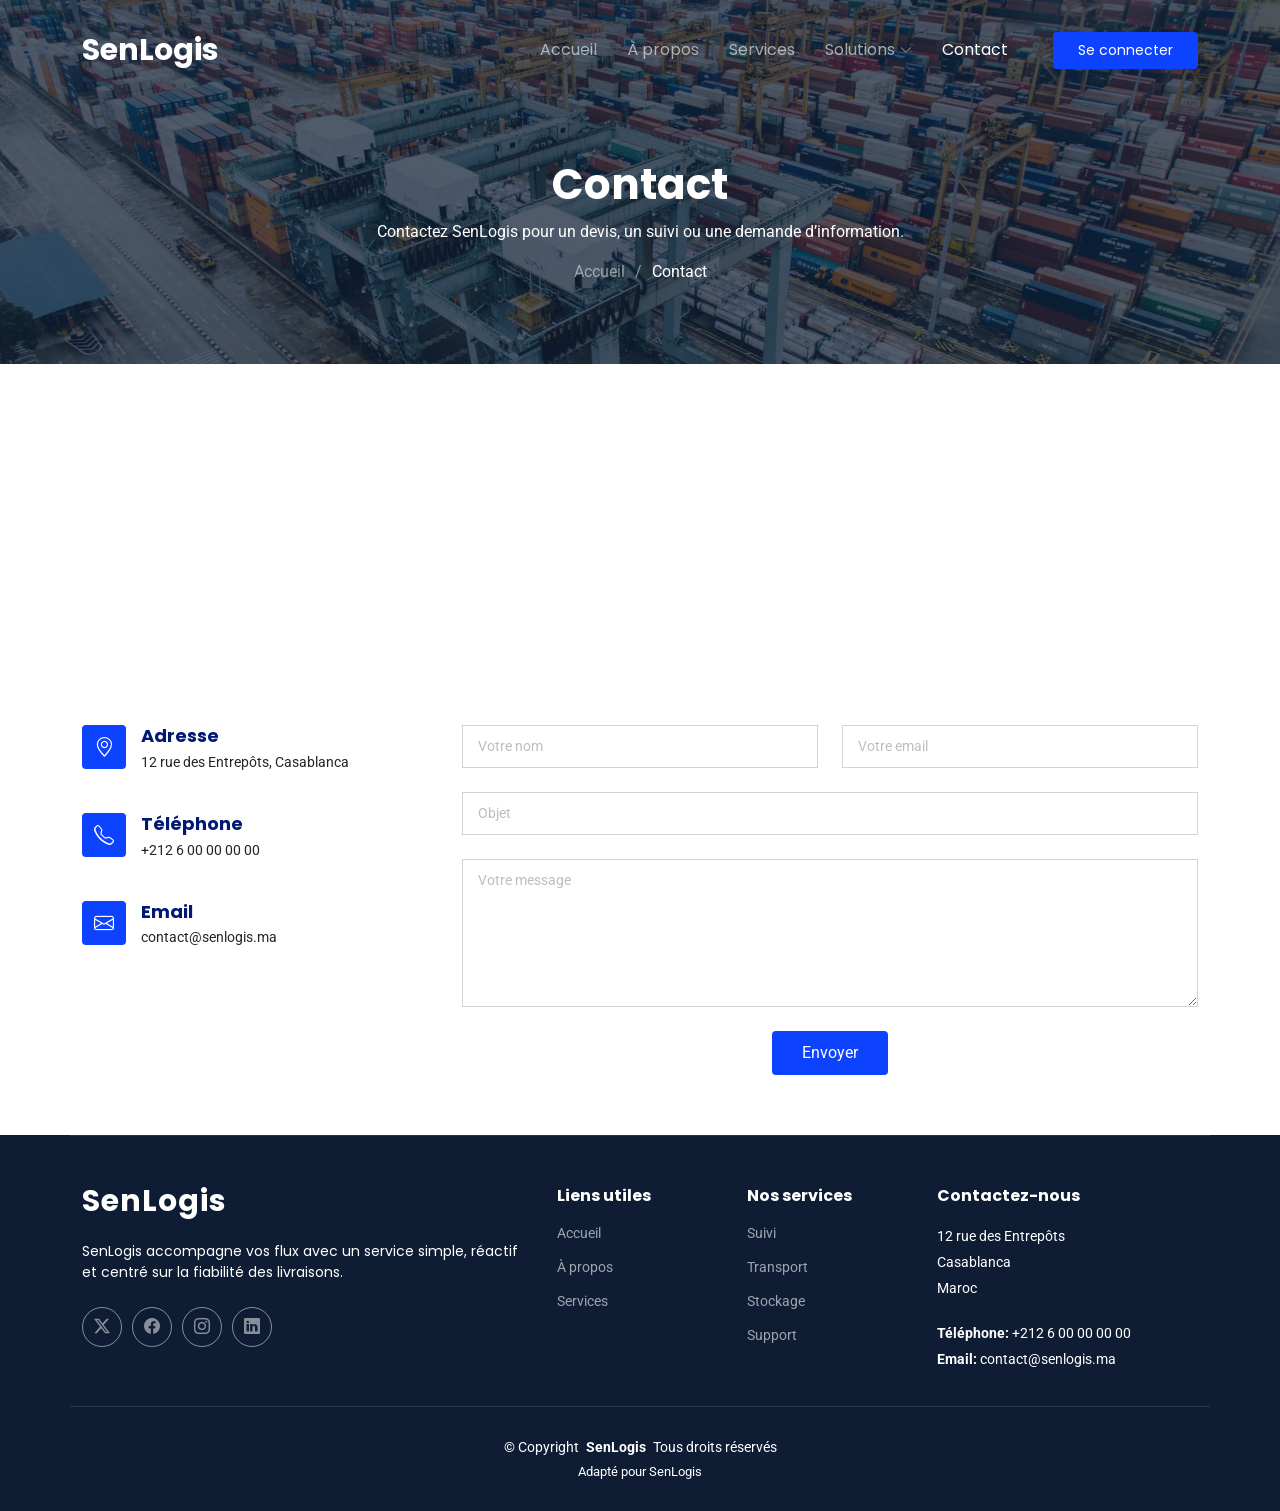
<file: public/template/templateVitrine/Logis/contact.html>
<!DOCTYPE html>
<html lang="en">

<head>
  <meta charset="utf-8">
  <meta content="width=device-width, initial-scale=1.0" name="viewport">
  <title>SenLogis - Contact</title>
  <meta name="description" content="">
  <meta name="keywords" content="">

  <!-- Favicons -->
  <link href="assets/img/favicon.png" rel="icon">
  <link href="assets/img/apple-touch-icon.png" rel="apple-touch-icon">

  <!-- Fonts -->
  <link href="https://fonts.googleapis.com" rel="preconnect">
  <link href="https://fonts.gstatic.com" rel="preconnect" crossorigin>
  <link href="https://fonts.googleapis.com/css2?family=Roboto:ital,wght@0,100;0,300;0,400;0,500;0,700;0,900;1,100;1,300;1,400;1,500;1,700;1,900&family=Poppins:ital,wght@0,100;0,200;0,300;0,400;0,500;0,600;0,700;0,800;0,900;1,100;1,200;1,300;1,400;1,500;1,600;1,700;1,800;1,900&display=swap" rel="stylesheet">

  <!-- Vendor CSS Files -->
  <link href="assets/vendor/bootstrap/css/bootstrap.min.css" rel="stylesheet">
  <link href="assets/vendor/bootstrap-icons/bootstrap-icons.css" rel="stylesheet">
  <link href="assets/vendor/aos/aos.css" rel="stylesheet">
  <link href="assets/vendor/fontawesome-free/css/all.min.css" rel="stylesheet">
  <link href="assets/vendor/glightbox/css/glightbox.min.css" rel="stylesheet">
  <link href="assets/vendor/swiper/swiper-bundle.min.css" rel="stylesheet">

  <!-- Main CSS File -->
  <link href="assets/css/main.css" rel="stylesheet">

  <!-- =======================================================
  * Template Name: SenLogis
  * Template URL: https://bootstrapmade.com/logis-bootstrap-logistics-website-template/
  * Updated: Apr 08 2026 with Bootstrap v5.3.8
  * Author: BootstrapMade.com
  * License: https://bootstrapmade.com/license/
  ======================================================== -->
</head>

<body class="contact-page">

  <header id="header" class="header d-flex align-items-center fixed-top">
    <div class="container-fluid container-xl position-relative d-flex align-items-center">

      <a href="index.html" class="logo d-flex align-items-center me-auto">
        <!-- Uncomment the line below if you also wish to use an image logo -->
        <!-- <img src="assets/img/logo.png" alt=""> -->
        <h1 class="sitename">SenLogis</h1>
      </a>

      <nav id="navmenu" class="navmenu">
        <ul>
          <li><a href="../../../../index.php">Accueil<br></a></li>
          <li><a href="about.html">À propos</a></li>
          <li><a href="services.html">Services</a></li>
          <li class="dropdown"><a href="starter-page.html"><span>Solutions</span> <i class="bi bi-chevron-down toggle-dropdown"></i></a>
            <ul>
              <li><a href="service-details.html">Suivi</a></li>
              <li class="dropdown"><a href="service-details.html"><span>Détails</span> <i class="bi bi-chevron-down toggle-dropdown"></i></a>
                <ul>
                  <li><a href="about.html">Stockage</a></li>
                  <li><a href="services.html">Transport</a></li>
                  <li><a href="service-details.html">Fret</a></li>
                  <li><a href="contact.html">Contact</a></li>
                </ul>
              </li>
              <li><a href="contact.html">Contact rapide</a></li>
            </ul>
          </li>
          <li><a href="contact.html" class="active">Contact</a></li>
          <a class="btn-getstarted" href="../../../../login.php">Se connecter</a>
        </ul>
        <i class="mobile-nav-toggle d-xl-none bi bi-list"></i>
      </nav>


    </div>
  </header>

  <main class="main">

    <!-- Page Title -->
    <div class="page-title dark-background" data-aos="fade" style="background-image: url(assets/img/page-title-bg.jpg);">
      <div class="container position-relative">
        <h1>Contact</h1>
        <p>Contactez SenLogis pour un devis, un suivi ou une demande d’information.</p>
        <nav class="breadcrumbs">
          <ol>
            <li><a href="index.html">Accueil</a></li>
            <li class="current">Contact</li>
          </ol>
        </nav>
      </div>
    </div><!-- End Page Title -->

    <!-- Contact Section -->
    <section id="contact" class="contact section">

      <div class="container" data-aos="fade-up" data-aos-delay="100">

        <div class="mb-4" data-aos="fade-up" data-aos-delay="200">
          <iframe style="border:0; width: 100%; height: 270px;" src="https://www.google.com/maps/embed?pb=!1m14!1m8!1m3!1d48389.78314118045!2d-74.006138!3d40.710059!3m2!1i1024!2i768!4f13.1!3m3!1m2!1s0x89c25a22a3bda30d%3A0xb89d1fe6bc499443!2sDowntown%20Conference%20Center!5e0!3m2!1sen!2sus!4v1676961268712!5m2!1sen!2sus" frameborder="0" allowfullscreen="" loading="lazy" referrerpolicy="no-referrer-when-downgrade"></iframe>
        </div><!-- End Google Maps -->

        <div class="row gy-4">

          <div class="col-lg-4">
            <div class="info-item d-flex" data-aos="fade-up" data-aos-delay="300">
              <i class="bi bi-geo-alt flex-shrink-0"></i>
              <div>
                <h3>Adresse</h3>
                <p>12 rue des Entrepôts, Casablanca</p>
              </div>
            </div><!-- End Info Item -->

            <div class="info-item d-flex" data-aos="fade-up" data-aos-delay="400">
              <i class="bi bi-telephone flex-shrink-0"></i>
              <div>
                <h3>Téléphone</h3>
                <p>+212 6 00 00 00 00</p>
              </div>
            </div><!-- End Info Item -->

            <div class="info-item d-flex" data-aos="fade-up" data-aos-delay="500">
              <i class="bi bi-envelope flex-shrink-0"></i>
              <div>
                <h3>Email</h3>
                <p>contact@senlogis.ma</p>
              </div>
            </div><!-- End Info Item -->

          </div>

          <div class="col-lg-8">
            <form action="forms/contact.php" method="post" class="php-email-form" data-aos="fade-up" data-aos-delay="200">
              <div class="row gy-4">

                <div class="col-md-6">
                  <input type="text" name="name" class="form-control" placeholder="Votre nom" required="">
                </div>

                <div class="col-md-6 ">
                  <input type="email" class="form-control" name="email" placeholder="Votre email" required="">
                </div>

                <div class="col-md-12">
                  <input type="text" class="form-control" name="subject" placeholder="Objet" required="">
                </div>

                <div class="col-md-12">
                  <textarea class="form-control" name="message" rows="6" placeholder="Votre message" required=""></textarea>
                </div>

                <div class="col-md-12 text-center">
                  <div class="loading">Chargement</div>
                  <div class="error-message"></div>
                  <div class="sent-message">Votre message a bien été envoyé. Merci !</div>

                  <button type="submit">Envoyer</button>
                </div>

              </div>
            </form>
          </div><!-- End Contact Form -->

        </div>

      </div>

    </section><!-- /Contact Section -->

  </main>

  <footer id="footer" class="footer dark-background">

    <div class="container footer-top">
      <div class="row gy-4">
        <div class="col-lg-5 col-md-12 footer-about">
          <a href="index.html" class="logo d-flex align-items-center">
            <span class="sitename">SenLogis</span>
          </a>
          <p>SenLogis accompagne vos flux avec un service simple, réactif et centré sur la fiabilité des livraisons.</p>
          <div class="social-links d-flex mt-4">
            <a href=""><i class="bi bi-twitter-x"></i></a>
            <a href=""><i class="bi bi-facebook"></i></a>
            <a href=""><i class="bi bi-instagram"></i></a>
            <a href=""><i class="bi bi-linkedin"></i></a>
          </div>
        </div>

        <div class="col-lg-2 col-6 footer-links">
          <h4>Liens utiles</h4>
          <ul>
            <li><a href="index.html">Accueil</a></li>
            <li><a href="about.html">À propos</a></li>
            <li><a href="services.html">Services</a></li>
          </ul>
        </div>

        <div class="col-lg-2 col-6 footer-links">
          <h4>Nos services</h4>
          <ul>
            <li><a href="service-details.html">Suivi</a></li>
            <li><a href="service-details.html">Transport</a></li>
            <li><a href="service-details.html">Stockage</a></li>
            <li><a href="contact.html">Support</a></li>
          </ul>
        </div>

        <div class="col-lg-3 col-md-12 footer-contact text-center text-md-start">
          <h4>Contactez-nous</h4>
          <p>12 rue des Entrepôts</p>
          <p>Casablanca</p>
          <p>Maroc</p>
          <p class="mt-4"><strong>Téléphone:</strong> <span>+212 6 00 00 00 00</span></p>
          <p><strong>Email:</strong> <span>contact@senlogis.ma</span></p>
        </div>

      </div>
    </div>

    <div class="container copyright text-center mt-4">
      <p>© <span>Copyright</span> <strong class="px-1 sitename">SenLogis</strong> <span>Tous droits réservés</span></p>
      <div class="credits">
        <!-- All the links in the footer should remain intact. -->
        <!-- You can delete the links only if you've purchased the pro version. -->
        <!-- Licensing information: https://bootstrapmade.com/license/ -->
        <!-- Purchase the pro version with working PHP/AJAX contact form: [buy-url] -->
        Adapté pour SenLogis
      </div>
    </div>

  </footer>

  <!-- Scroll Top -->
  <a href="#" id="scroll-top" class="scroll-top d-flex align-items-center justify-content-center"><i class="bi bi-arrow-up-short"></i></a>

  <!-- Preloader -->
  <div id="preloader"></div>

  <!-- Vendor JS Files -->
  <script src="assets/vendor/bootstrap/js/bootstrap.bundle.min.js"></script>
  <script src="assets/vendor/php-email-form/validate.js"></script>
  <script src="assets/vendor/aos/aos.js"></script>
  <script src="assets/vendor/purecounter/purecounter_vanilla.js"></script>
  <script src="assets/vendor/glightbox/js/glightbox.min.js"></script>
  <script src="assets/vendor/swiper/swiper-bundle.min.js"></script>

  <!-- Main JS File -->
  <script src="assets/js/main.js"></script>

</body>

</html>
</file>
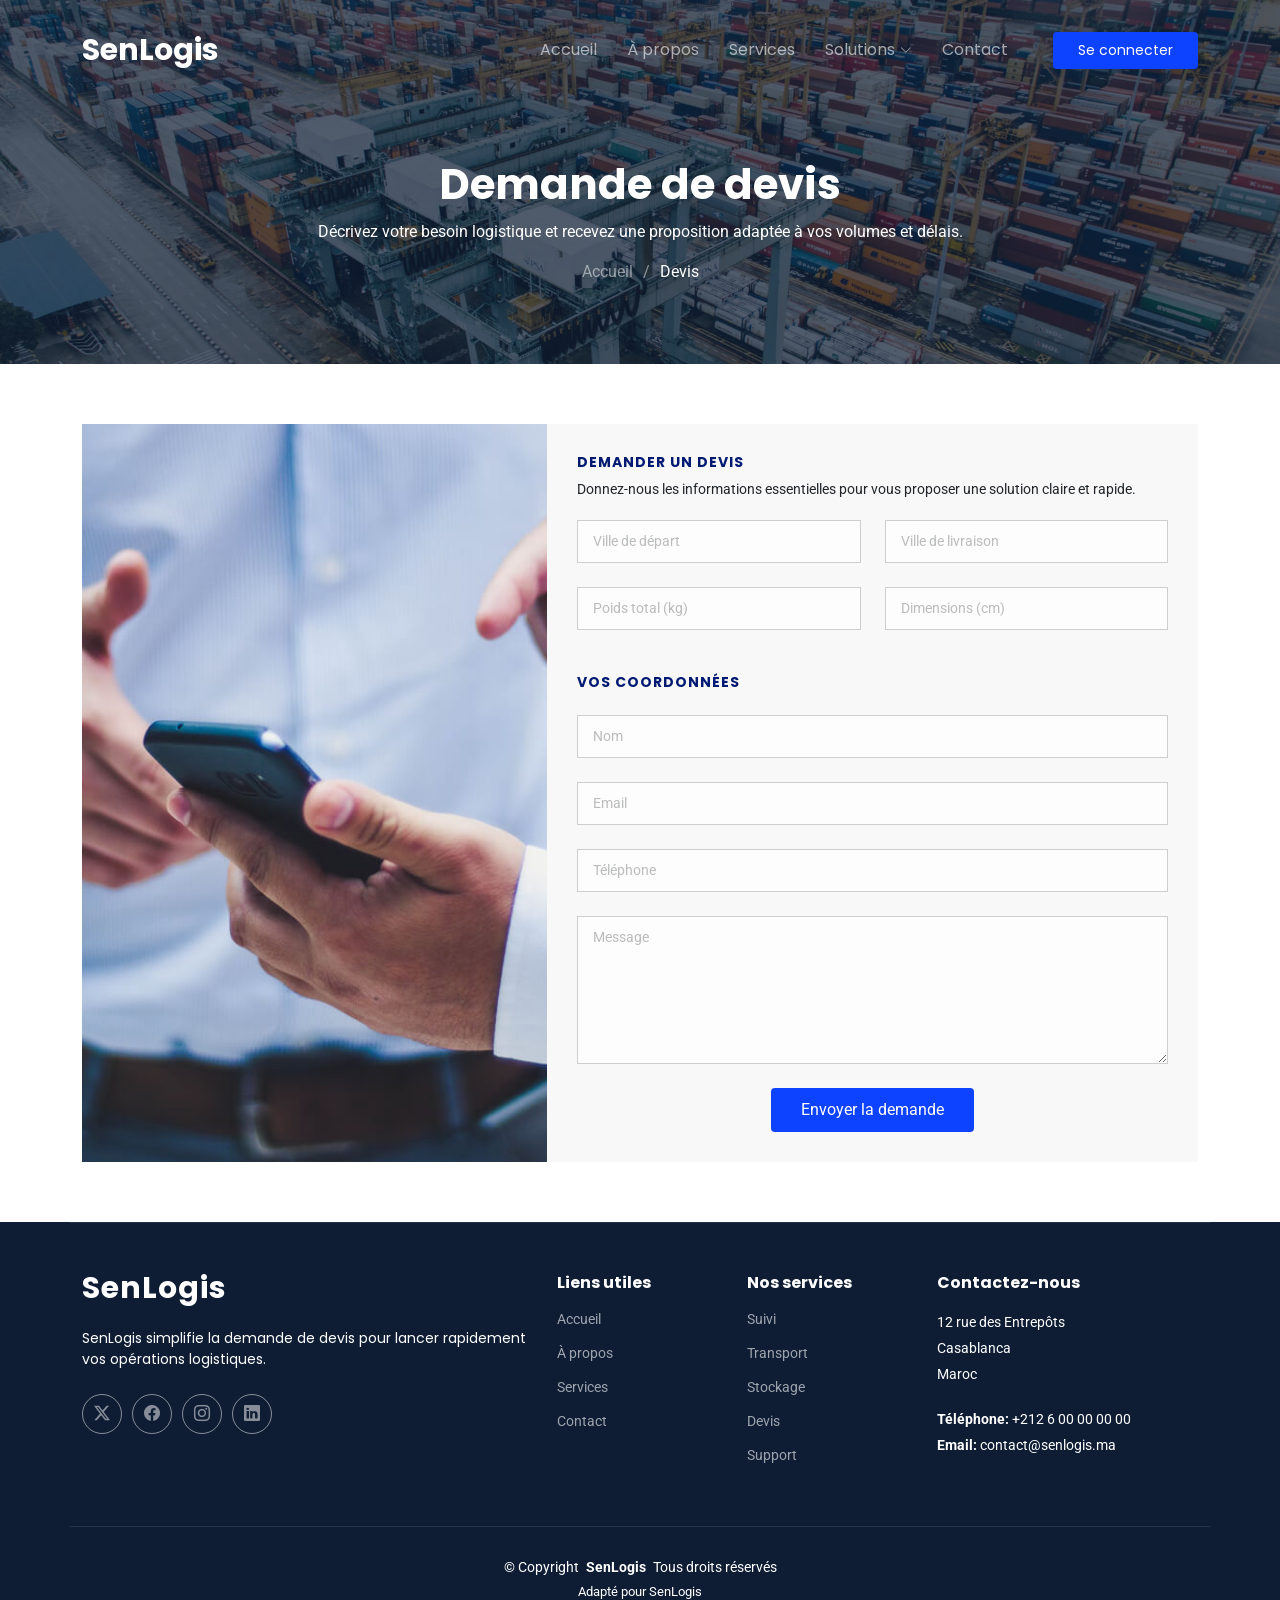
<file: public/template/templateVitrine/Logis/get-a-quote.html>
<!DOCTYPE html>
<html lang="en">

<head>
  <meta charset="utf-8">
  <meta content="width=device-width, initial-scale=1.0" name="viewport">
  <title>SenLogis - Devis</title>
  <meta name="description" content="">
  <meta name="keywords" content="">

  <!-- Favicons -->
  <link href="assets/img/favicon.png" rel="icon">
  <link href="assets/img/apple-touch-icon.png" rel="apple-touch-icon">

  <!-- Fonts -->
  <link href="https://fonts.googleapis.com" rel="preconnect">
  <link href="https://fonts.gstatic.com" rel="preconnect" crossorigin>
  <link href="https://fonts.googleapis.com/css2?family=Roboto:ital,wght@0,100;0,300;0,400;0,500;0,700;0,900;1,100;1,300;1,400;1,500;1,700;1,900&family=Poppins:ital,wght@0,100;0,200;0,300;0,400;0,500;0,600;0,700;0,800;0,900;1,100;1,200;1,300;1,400;1,500;1,600;1,700;1,800;1,900&display=swap" rel="stylesheet">

  <!-- Vendor CSS Files -->
  <link href="assets/vendor/bootstrap/css/bootstrap.min.css" rel="stylesheet">
  <link href="assets/vendor/bootstrap-icons/bootstrap-icons.css" rel="stylesheet">
  <link href="assets/vendor/aos/aos.css" rel="stylesheet">
  <link href="assets/vendor/fontawesome-free/css/all.min.css" rel="stylesheet">
  <link href="assets/vendor/glightbox/css/glightbox.min.css" rel="stylesheet">
  <link href="assets/vendor/swiper/swiper-bundle.min.css" rel="stylesheet">

  <!-- Main CSS File -->
  <link href="assets/css/main.css" rel="stylesheet">

  <!-- =======================================================
  * Template Name: SenLogis
  * Template URL: https://bootstrapmade.com/logis-bootstrap-logistics-website-template/
  * Updated: Apr 08 2026 with Bootstrap v5.3.8
  * Author: BootstrapMade.com
  * License: https://bootstrapmade.com/license/
  ======================================================== -->
</head>

<body class="get-a-quote-page">

  <header id="header" class="header d-flex align-items-center fixed-top">
    <div class="container-fluid container-xl position-relative d-flex align-items-center">

      <a href="index.html" class="logo d-flex align-items-center me-auto">
        <!-- Uncomment the line below if you also wish to use an image logo -->
        <!-- <img src="assets/img/logo.png" alt=""> -->
        <h1 class="sitename">SenLogis</h1>
      </a>

      <nav id="navmenu" class="navmenu">
        <ul>
          <li><a href="../../../../index.php">Accueil<br></a></li>
          <li><a href="about.html">À propos</a></li>
          <li><a href="services.html">Services</a></li>
          <li class="dropdown"><a href="starter-page.html"><span>Solutions</span> <i class="bi bi-chevron-down toggle-dropdown"></i></a>
            <ul>
              <li><a href="service-details.html">Suivi</a></li>
              <li class="dropdown"><a href="service-details.html"><span>Détails</span> <i class="bi bi-chevron-down toggle-dropdown"></i></a>
                <ul>
                  <li><a href="about.html">Stockage</a></li>
                  <li><a href="services.html">Transport</a></li>
                  <li><a href="service-details.html">Fret</a></li>
                  <li><a href="contact.html">Contact</a></li>
                </ul>
              </li>
              <li><a href="contact.html">Contact rapide</a></li>
              
            </ul>
          </li>
          <li><a href="contact.html">Contact</a></li>
          <a class="btn-getstarted" href="../../../../login.php">Se connecter</a>
        </ul>
        <i class="mobile-nav-toggle d-xl-none bi bi-list"></i>
      </nav>

    </div>
  </header>

  <main class="main">

    <!-- Page Title -->
    <div class="page-title dark-background" data-aos="fade" style="background-image: url(assets/img/page-title-bg.jpg);">
      <div class="container position-relative">
        <h1>Demande de devis</h1>
        <p>Décrivez votre besoin logistique et recevez une proposition adaptée à vos volumes et délais.</p>
        <nav class="breadcrumbs">
          <ol>
            <li><a href="index.html">Accueil</a></li>
            <li class="current">Devis</li>
          </ol>
        </nav>
      </div>
    </div><!-- End Page Title -->

    <!-- Get A Quote Section -->
    <section id="get-a-quote" class="get-a-quote section">

      <div class="container">

        <div class="row g-0" data-aos="fade-up" data-aos-delay="100">

          <div class="col-lg-5 quote-bg" style="background-image: url(assets/img/quote-bg.jpg);"></div>

          <div class="col-lg-7" data-aos="fade-up" data-aos-delay="200">
            <form action="forms/get-a-quote.php" method="post" class="php-email-form">
              <h3>Demander un devis</h3>
              <p>Donnez-nous les informations essentielles pour vous proposer une solution claire et rapide.</p>

              <div class="row gy-4">

                <div class="col-md-6">
                  <input type="text" name="departure" class="form-control" placeholder="Ville de départ" required="">
                </div>

                <div class="col-md-6">
                  <input type="text" name="delivery" class="form-control" placeholder="Ville de livraison" required="">
                </div>

                <div class="col-md-6">
                  <input type="text" name="weight" class="form-control" placeholder="Poids total (kg)" required="">
                </div>

                <div class="col-md-6">
                  <input type="text" name="dimensions" class="form-control" placeholder="Dimensions (cm)" required="">
                </div>

                <div class="col-lg-12">
                  <h4>Vos coordonnées</h4>
                </div>

                <div class="col-12">
                  <input type="text" name="name" class="form-control" placeholder="Nom" required="">
                </div>

                <div class="col-12 ">
                  <input type="email" class="form-control" name="email" placeholder="Email" required="">
                </div>

                <div class="col-12">
                  <input type="text" class="form-control" name="phone" placeholder="Téléphone" required="">
                </div>

                <div class="col-12">
                  <textarea class="form-control" name="message" rows="6" placeholder="Message" required=""></textarea>
                </div>

                <div class="col-12 text-center">
                  <div class="loading">Chargement</div>
                  <div class="error-message"></div>
                  <div class="sent-message">Votre demande de devis a bien été envoyée. Merci !</div>

                  <button type="submit">Envoyer la demande</button>
                </div>

              </div>
            </form>
          </div><!-- End Quote Form -->

        </div>

      </div>

    </section><!-- /Get A Quote Section -->

  </main>

  <footer id="footer" class="footer dark-background">

    <div class="container footer-top">
      <div class="row gy-4">
        <div class="col-lg-5 col-md-12 footer-about">
          <a href="index.html" class="logo d-flex align-items-center">
            <span class="sitename">SenLogis</span>
          </a>
          <p>SenLogis simplifie la demande de devis pour lancer rapidement vos opérations logistiques.</p>
          <div class="social-links d-flex mt-4">
            <a href=""><i class="bi bi-twitter-x"></i></a>
            <a href=""><i class="bi bi-facebook"></i></a>
            <a href=""><i class="bi bi-instagram"></i></a>
            <a href=""><i class="bi bi-linkedin"></i></a>
          </div>
        </div>

        <div class="col-lg-2 col-6 footer-links">
          <h4>Liens utiles</h4>
          <ul>
            <li><a href="index.html">Accueil</a></li>
            <li><a href="about.html">À propos</a></li>
            <li><a href="services.html">Services</a></li>
            <li><a href="contact.html">Contact</a></li>
          </ul>
        </div>

        <div class="col-lg-2 col-6 footer-links">
          <h4>Nos services</h4>
          <ul>
            <li><a href="service-details.html">Suivi</a></li>
            <li><a href="service-details.html">Transport</a></li>
            <li><a href="service-details.html">Stockage</a></li>
            <li><a href="get-a-quote.html">Devis</a></li>
            <li><a href="contact.html">Support</a></li>
          </ul>
        </div>

        <div class="col-lg-3 col-md-12 footer-contact text-center text-md-start">
          <h4>Contactez-nous</h4>
          <p>12 rue des Entrepôts</p>
          <p>Casablanca</p>
          <p>Maroc</p>
          <p class="mt-4"><strong>Téléphone:</strong> <span>+212 6 00 00 00 00</span></p>
          <p><strong>Email:</strong> <span>contact@senlogis.ma</span></p>
        </div>

      </div>
    </div>

    <div class="container copyright text-center mt-4">
      <p>© <span>Copyright</span> <strong class="px-1 sitename">SenLogis</strong> <span>Tous droits réservés</span></p>
      <div class="credits">
        <!-- All the links in the footer should remain intact. -->
        <!-- You can delete the links only if you've purchased the pro version. -->
        <!-- Licensing information: https://bootstrapmade.com/license/ -->
        <!-- Purchase the pro version with working PHP/AJAX contact form: [buy-url] -->
        Adapté pour SenLogis
      </div>
    </div>

  </footer>

  <!-- Scroll Top -->
  <a href="#" id="scroll-top" class="scroll-top d-flex align-items-center justify-content-center"><i class="bi bi-arrow-up-short"></i></a>

  <!-- Preloader -->
  <div id="preloader"></div>

  <!-- Vendor JS Files -->
  <script src="assets/vendor/bootstrap/js/bootstrap.bundle.min.js"></script>
  <script src="assets/vendor/php-email-form/validate.js"></script>
  <script src="assets/vendor/aos/aos.js"></script>
  <script src="assets/vendor/purecounter/purecounter_vanilla.js"></script>
  <script src="assets/vendor/glightbox/js/glightbox.min.js"></script>
  <script src="assets/vendor/swiper/swiper-bundle.min.js"></script>

  <!-- Main JS File -->
  <script src="assets/js/main.js"></script>

</body>

</html>
</file>
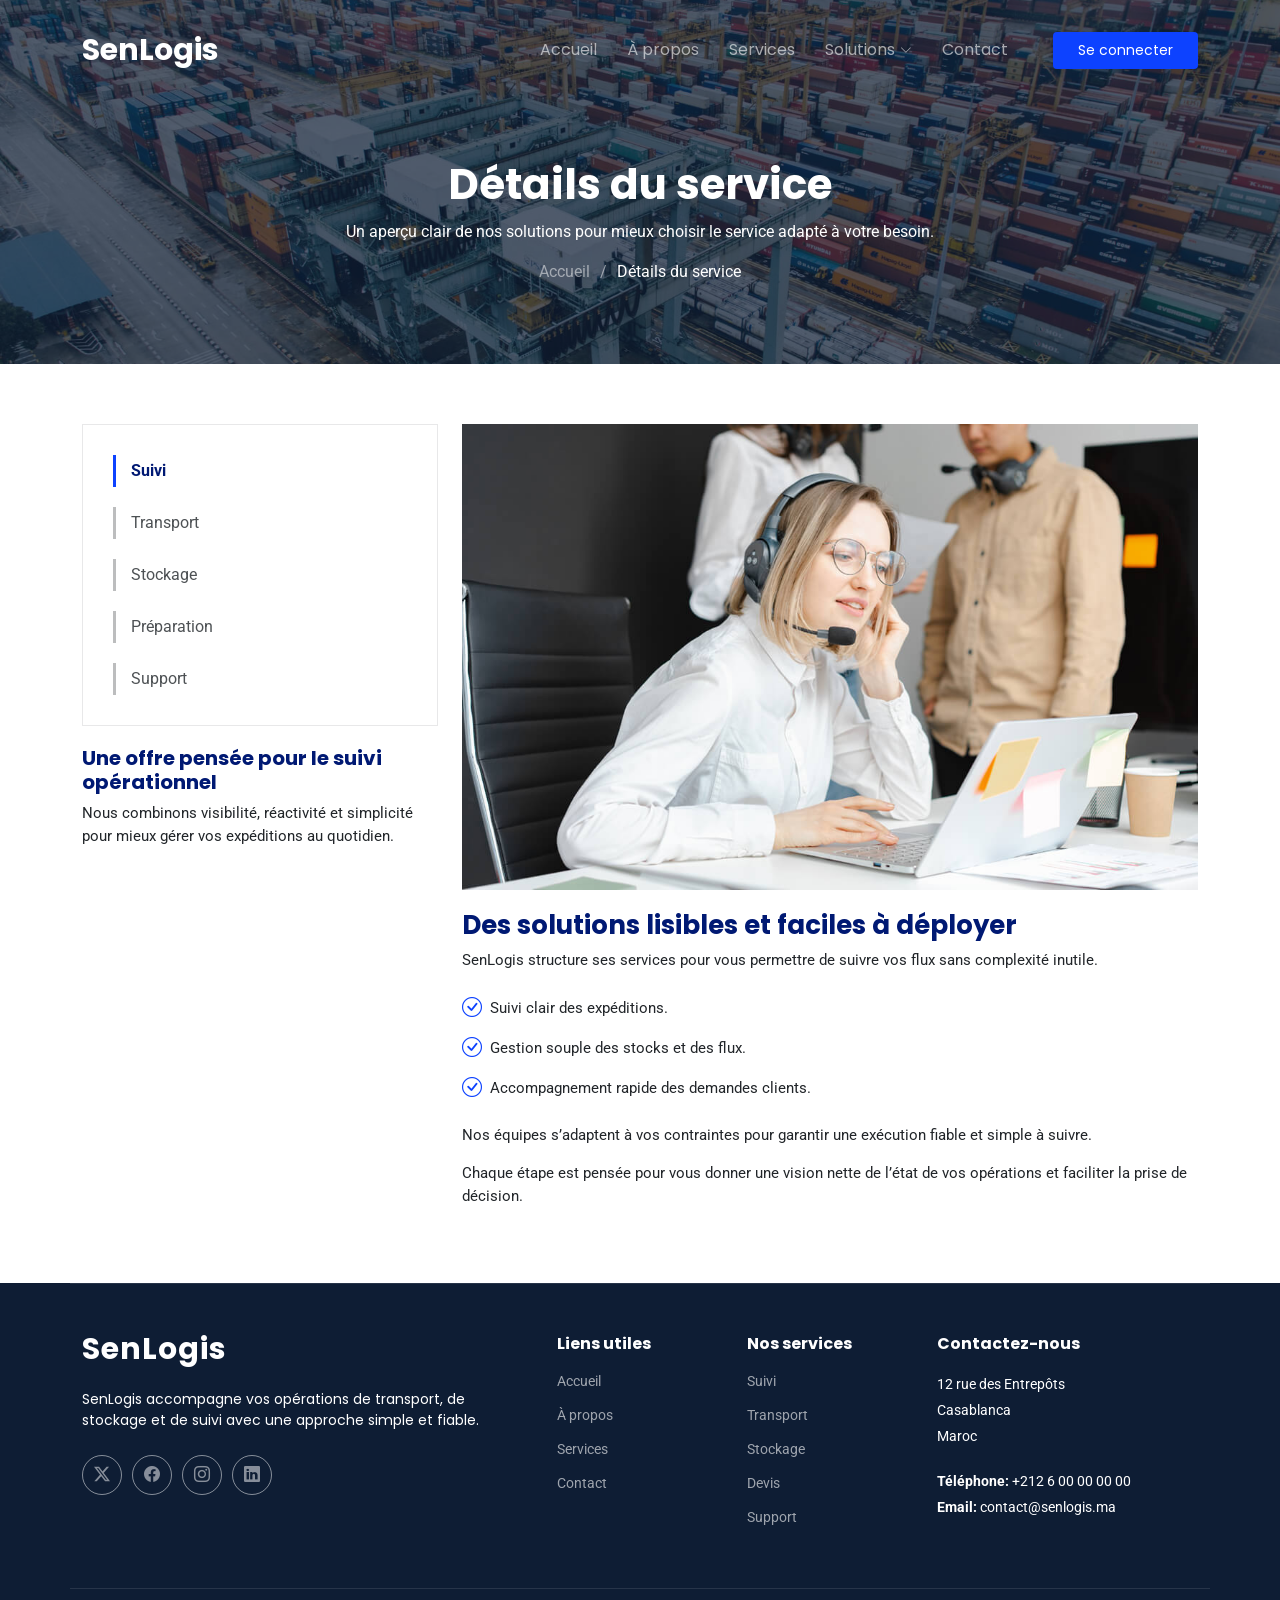
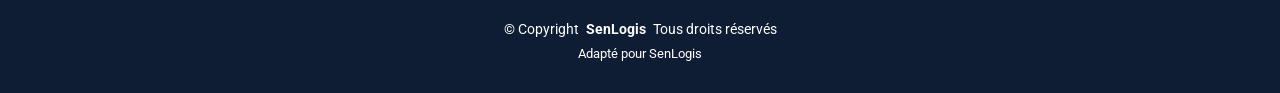
<file: public/template/templateVitrine/Logis/service-details.html>
<!DOCTYPE html>
<html lang="en">

<head>
  <meta charset="utf-8">
  <meta content="width=device-width, initial-scale=1.0" name="viewport">
  <title>SenLogis - Détails du service</title>
  <meta name="description" content="">
  <meta name="keywords" content="">

  <!-- Favicons -->
  <link href="assets/img/favicon.png" rel="icon">
  <link href="assets/img/apple-touch-icon.png" rel="apple-touch-icon">

  <!-- Fonts -->
  <link href="https://fonts.googleapis.com" rel="preconnect">
  <link href="https://fonts.gstatic.com" rel="preconnect" crossorigin>
  <link href="https://fonts.googleapis.com/css2?family=Roboto:ital,wght@0,100;0,300;0,400;0,500;0,700;0,900;1,100;1,300;1,400;1,500;1,700;1,900&family=Poppins:ital,wght@0,100;0,200;0,300;0,400;0,500;0,600;0,700;0,800;0,900;1,100;1,200;1,300;1,400;1,500;1,600;1,700;1,800;1,900&display=swap" rel="stylesheet">

  <!-- Vendor CSS Files -->
  <link href="assets/vendor/bootstrap/css/bootstrap.min.css" rel="stylesheet">
  <link href="assets/vendor/bootstrap-icons/bootstrap-icons.css" rel="stylesheet">
  <link href="assets/vendor/aos/aos.css" rel="stylesheet">
  <link href="assets/vendor/fontawesome-free/css/all.min.css" rel="stylesheet">
  <link href="assets/vendor/glightbox/css/glightbox.min.css" rel="stylesheet">
  <link href="assets/vendor/swiper/swiper-bundle.min.css" rel="stylesheet">

  <!-- Main CSS File -->
  <link href="assets/css/main.css" rel="stylesheet">

  <!-- =======================================================
  * Template Name: SenLogis
  * Template URL: https://bootstrapmade.com/logis-bootstrap-logistics-website-template/
  * Updated: Apr 08 2026 with Bootstrap v5.3.8
  * Author: BootstrapMade.com
  * License: https://bootstrapmade.com/license/
  ======================================================== -->
</head>

<body class="service-details-page">

  <header id="header" class="header d-flex align-items-center fixed-top">
    <div class="container-fluid container-xl position-relative d-flex align-items-center">

      <a href="index.html" class="logo d-flex align-items-center me-auto">
        <!-- Uncomment the line below if you also wish to use an image logo -->
        <!-- <img src="assets/img/logo.png" alt=""> -->
        <h1 class="sitename">SenLogis</h1>
      </a>

      <nav id="navmenu" class="navmenu">
        <ul>
          <li><a href="../../../../index.php">Accueil<br></a></li>
          <li><a href="about.html">À propos</a></li>
          <li><a href="services.html">Services</a></li>
          <li class="dropdown"><a href="starter-page.html"><span>Solutions</span> <i class="bi bi-chevron-down toggle-dropdown"></i></a>
            <ul>
              <li><a href="#">Dropdown 1</a></li>
              <li class="dropdown"><a href="#"><span>Deep Dropdown</span> <i class="bi bi-chevron-down toggle-dropdown"></i></a>
                <ul>
                  <li><a href="#">Deep Dropdown 1</a></li>
                  <li><a href="#">Deep Dropdown 2</a></li>
                  <li><a href="#">Deep Dropdown 3</a></li>
                  <li><a href="#">Deep Dropdown 4</a></li>
                  <li><a href="#">Deep Dropdown 5</a></li>
                </ul>
              </li>
              <li><a href="#">Dropdown 2</a></li>
              <li><a href="#">Dropdown 3</a></li>
              <li><a href="#">Dropdown 4</a></li>
            </ul>
          </li>
          <li><a href="contact.html">Contact</a></li>
          <a class="btn-getstarted" href="../../../../login.php">Se connecter</a>
        </ul>
        <i class="mobile-nav-toggle d-xl-none bi bi-list"></i>
      </nav>


    </div>
  </header>

  <main class="main">

    <!-- Page Title -->
    <div class="page-title dark-background" data-aos="fade" style="background-image: url(assets/img/page-title-bg.jpg);">
      <div class="container position-relative">
        <h1>Détails du service</h1>
        <p>Un aperçu clair de nos solutions pour mieux choisir le service adapté à votre besoin.</p>
        <nav class="breadcrumbs">
          <ol>
            <li><a href="index.html">Accueil</a></li>
            <li class="current">Détails du service</li>
          </ol>
        </nav>
      </div>
    </div><!-- End Page Title -->

    <!-- Service Details Section -->
    <section id="service-details" class="service-details section">

      <div class="container">

        <div class="row gy-4">

          <div class="col-lg-4" data-aos="fade-up" data-aos-delay="100">
            <div class="services-list">
              <a href="#" class="active">Suivi</a>
              <a href="#">Transport</a>
              <a href="#">Stockage</a>
              <a href="#">Préparation</a>
              <a href="#">Support</a>
            </div>

            <h4>Une offre pensée pour le suivi opérationnel</h4>
            <p>Nous combinons visibilité, réactivité et simplicité pour mieux gérer vos expéditions au quotidien.</p>
          </div>

          <div class="col-lg-8" data-aos="fade-up" data-aos-delay="200">
            <img src="assets/img/services.jpg" alt="" class="img-fluid services-img">
            <h3>Des solutions lisibles et faciles à déployer</h3>
            <p>
              SenLogis structure ses services pour vous permettre de suivre vos flux sans complexité inutile.
            </p>
            <ul>
              <li><i class="bi bi-check-circle"></i> <span>Suivi clair des expéditions.</span></li>
              <li><i class="bi bi-check-circle"></i> <span>Gestion souple des stocks et des flux.</span></li>
              <li><i class="bi bi-check-circle"></i> <span>Accompagnement rapide des demandes clients.</span></li>
            </ul>
            <p>
              Nos équipes s’adaptent à vos contraintes pour garantir une exécution fiable et simple à suivre.
            </p>
            <p>
              Chaque étape est pensée pour vous donner une vision nette de l’état de vos opérations et faciliter la prise de décision.
            </p>
          </div>

        </div>

      </div>

    </section><!-- /Service Details Section -->

  </main>

  <footer id="footer" class="footer dark-background">

    <div class="container footer-top">
      <div class="row gy-4">
        <div class="col-lg-5 col-md-12 footer-about">
          <a href="index.html" class="logo d-flex align-items-center">
            <span class="sitename">SenLogis</span>
          </a>
          <p>SenLogis accompagne vos opérations de transport, de stockage et de suivi avec une approche simple et fiable.</p>
          <div class="social-links d-flex mt-4">
            <a href=""><i class="bi bi-twitter-x"></i></a>
            <a href=""><i class="bi bi-facebook"></i></a>
            <a href=""><i class="bi bi-instagram"></i></a>
            <a href=""><i class="bi bi-linkedin"></i></a>
          </div>
        </div>

        <div class="col-lg-2 col-6 footer-links">
          <h4>Liens utiles</h4>
          <ul>
            <li><a href="index.html">Accueil</a></li>
            <li><a href="about.html">À propos</a></li>
            <li><a href="services.html">Services</a></li>
            <li><a href="contact.html">Contact</a></li>
          </ul>
        </div>

        <div class="col-lg-2 col-6 footer-links">
          <h4>Nos services</h4>
          <ul>
            <li><a href="#">Suivi</a></li>
            <li><a href="#">Transport</a></li>
            <li><a href="#">Stockage</a></li>
            <li><a href="#">Devis</a></li>
            <li><a href="#">Support</a></li>
          </ul>
        </div>

        <div class="col-lg-3 col-md-12 footer-contact text-center text-md-start">
          <h4>Contactez-nous</h4>
          <p>12 rue des Entrepôts</p>
          <p>Casablanca</p>
          <p>Maroc</p>
          <p class="mt-4"><strong>Téléphone:</strong> <span>+212 6 00 00 00 00</span></p>
          <p><strong>Email:</strong> <span>contact@senlogis.ma</span></p>
        </div>

      </div>
    </div>

    <div class="container copyright text-center mt-4">
      <p>© <span>Copyright</span> <strong class="px-1 sitename">SenLogis</strong> <span>Tous droits réservés</span></p>
      <div class="credits">
        Adapté pour SenLogis
      </div>
    </div>

  </footer>

  <!-- Scroll Top -->
  <a href="#" id="scroll-top" class="scroll-top d-flex align-items-center justify-content-center"><i class="bi bi-arrow-up-short"></i></a>

  <!-- Preloader -->
  <div id="preloader"></div>

  <!-- Vendor JS Files -->
  <script src="assets/vendor/bootstrap/js/bootstrap.bundle.min.js"></script>
  <script src="assets/vendor/php-email-form/validate.js"></script>
  <script src="assets/vendor/aos/aos.js"></script>
  <script src="assets/vendor/purecounter/purecounter_vanilla.js"></script>
  <script src="assets/vendor/glightbox/js/glightbox.min.js"></script>
  <script src="assets/vendor/swiper/swiper-bundle.min.js"></script>

  <!-- Main JS File -->
  <script src="assets/js/main.js"></script>

</body>

</html>
</file>
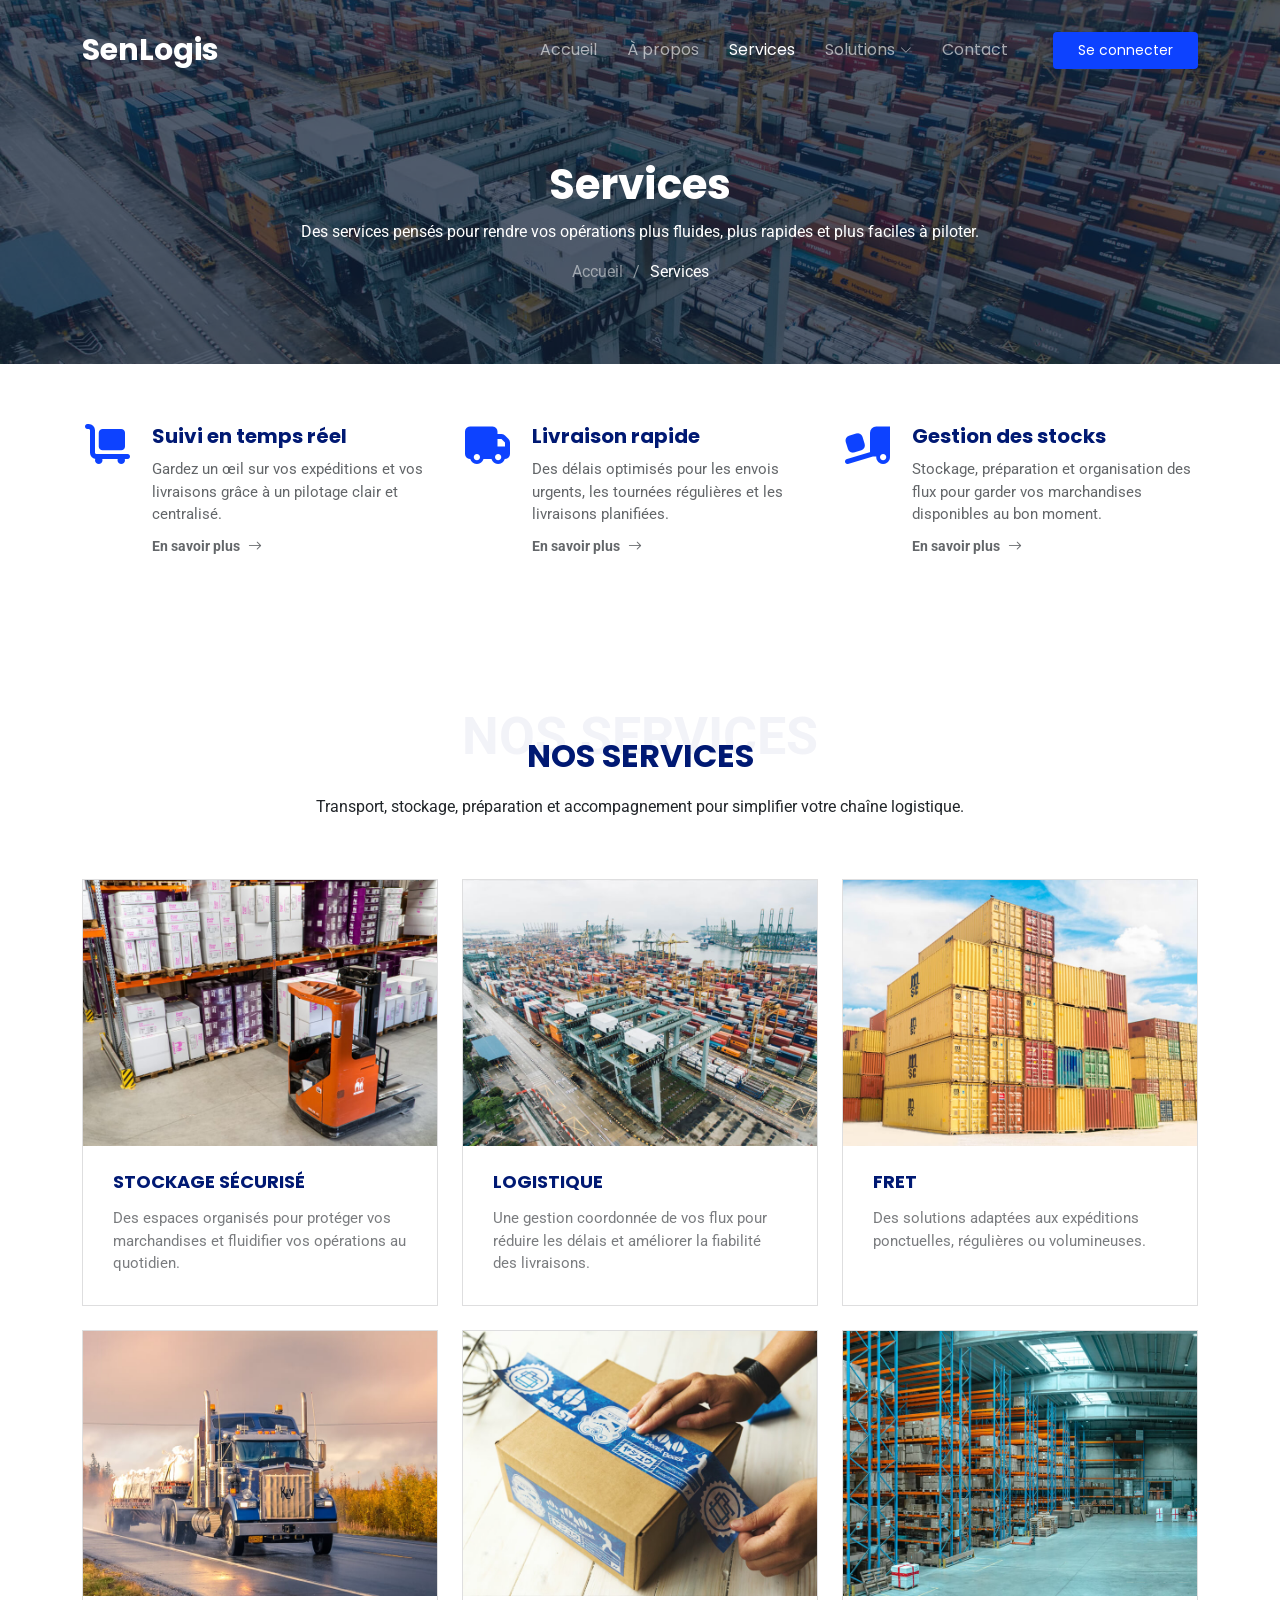
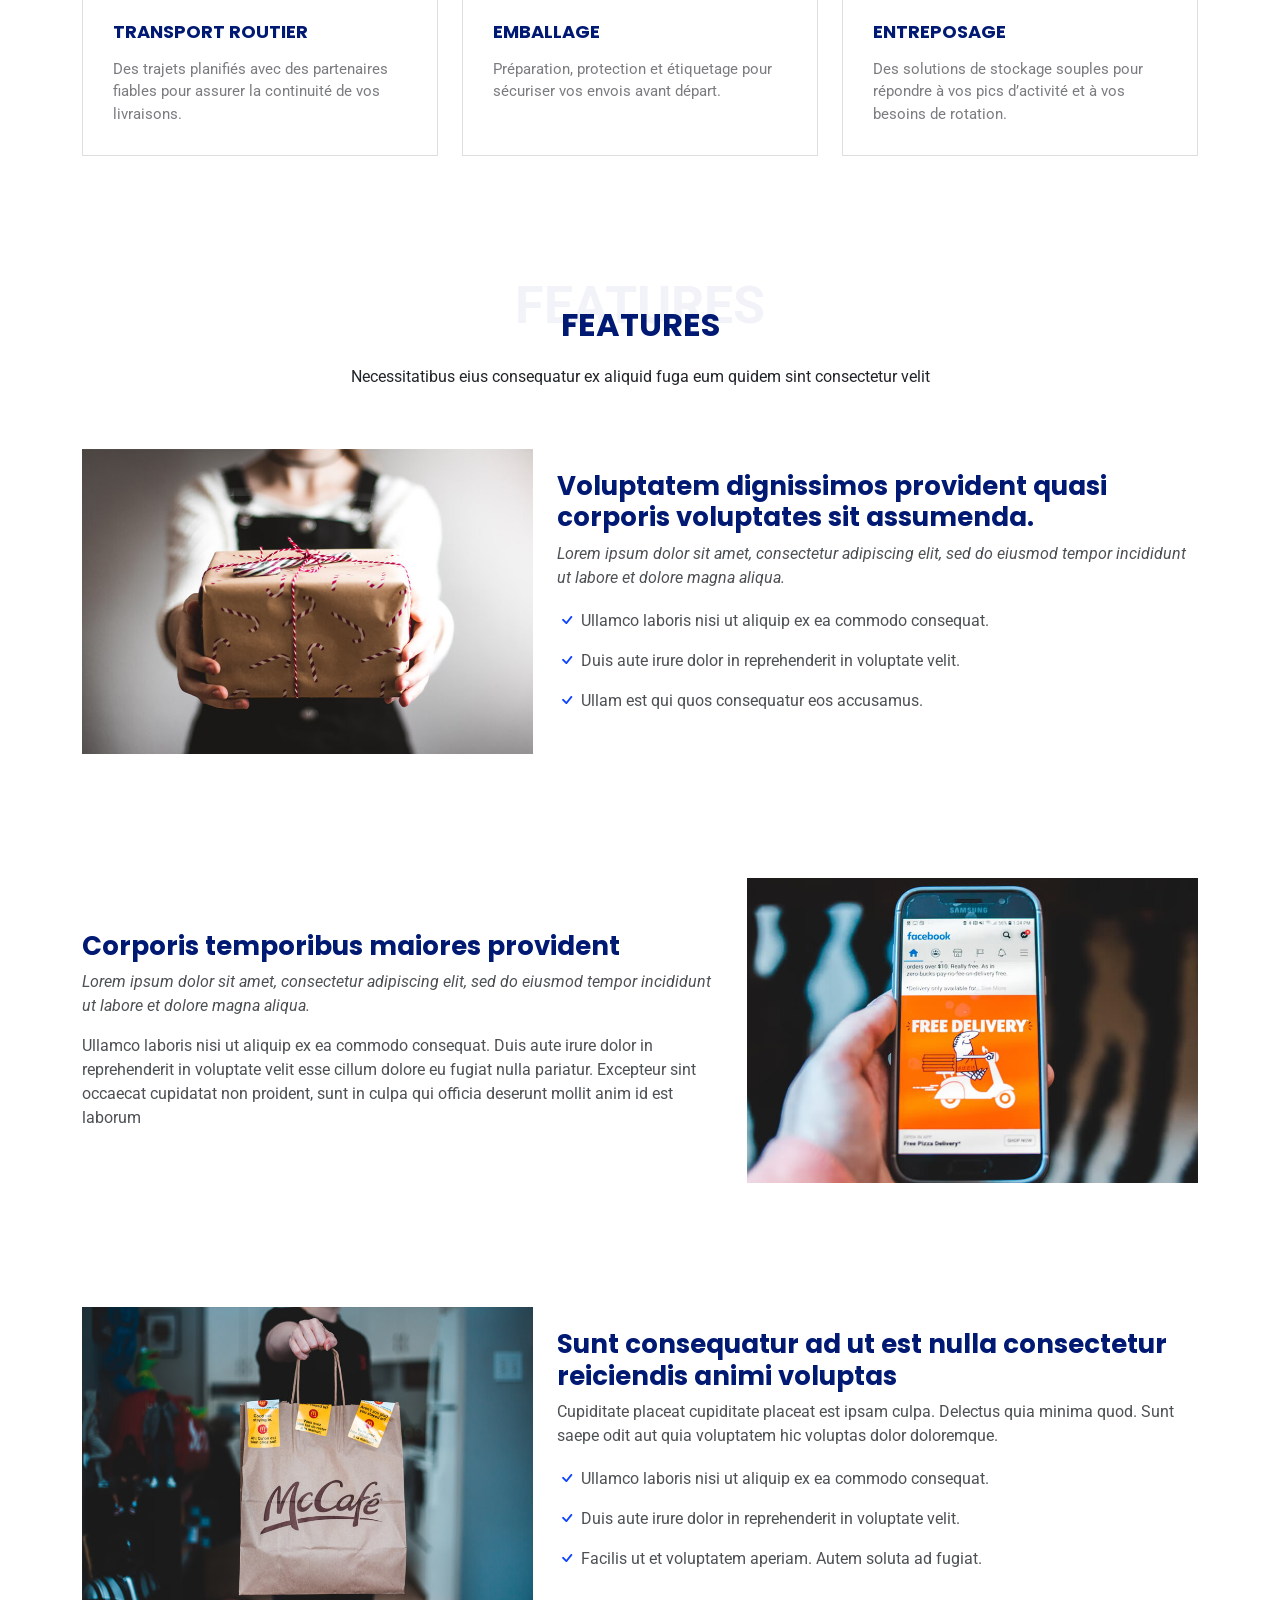
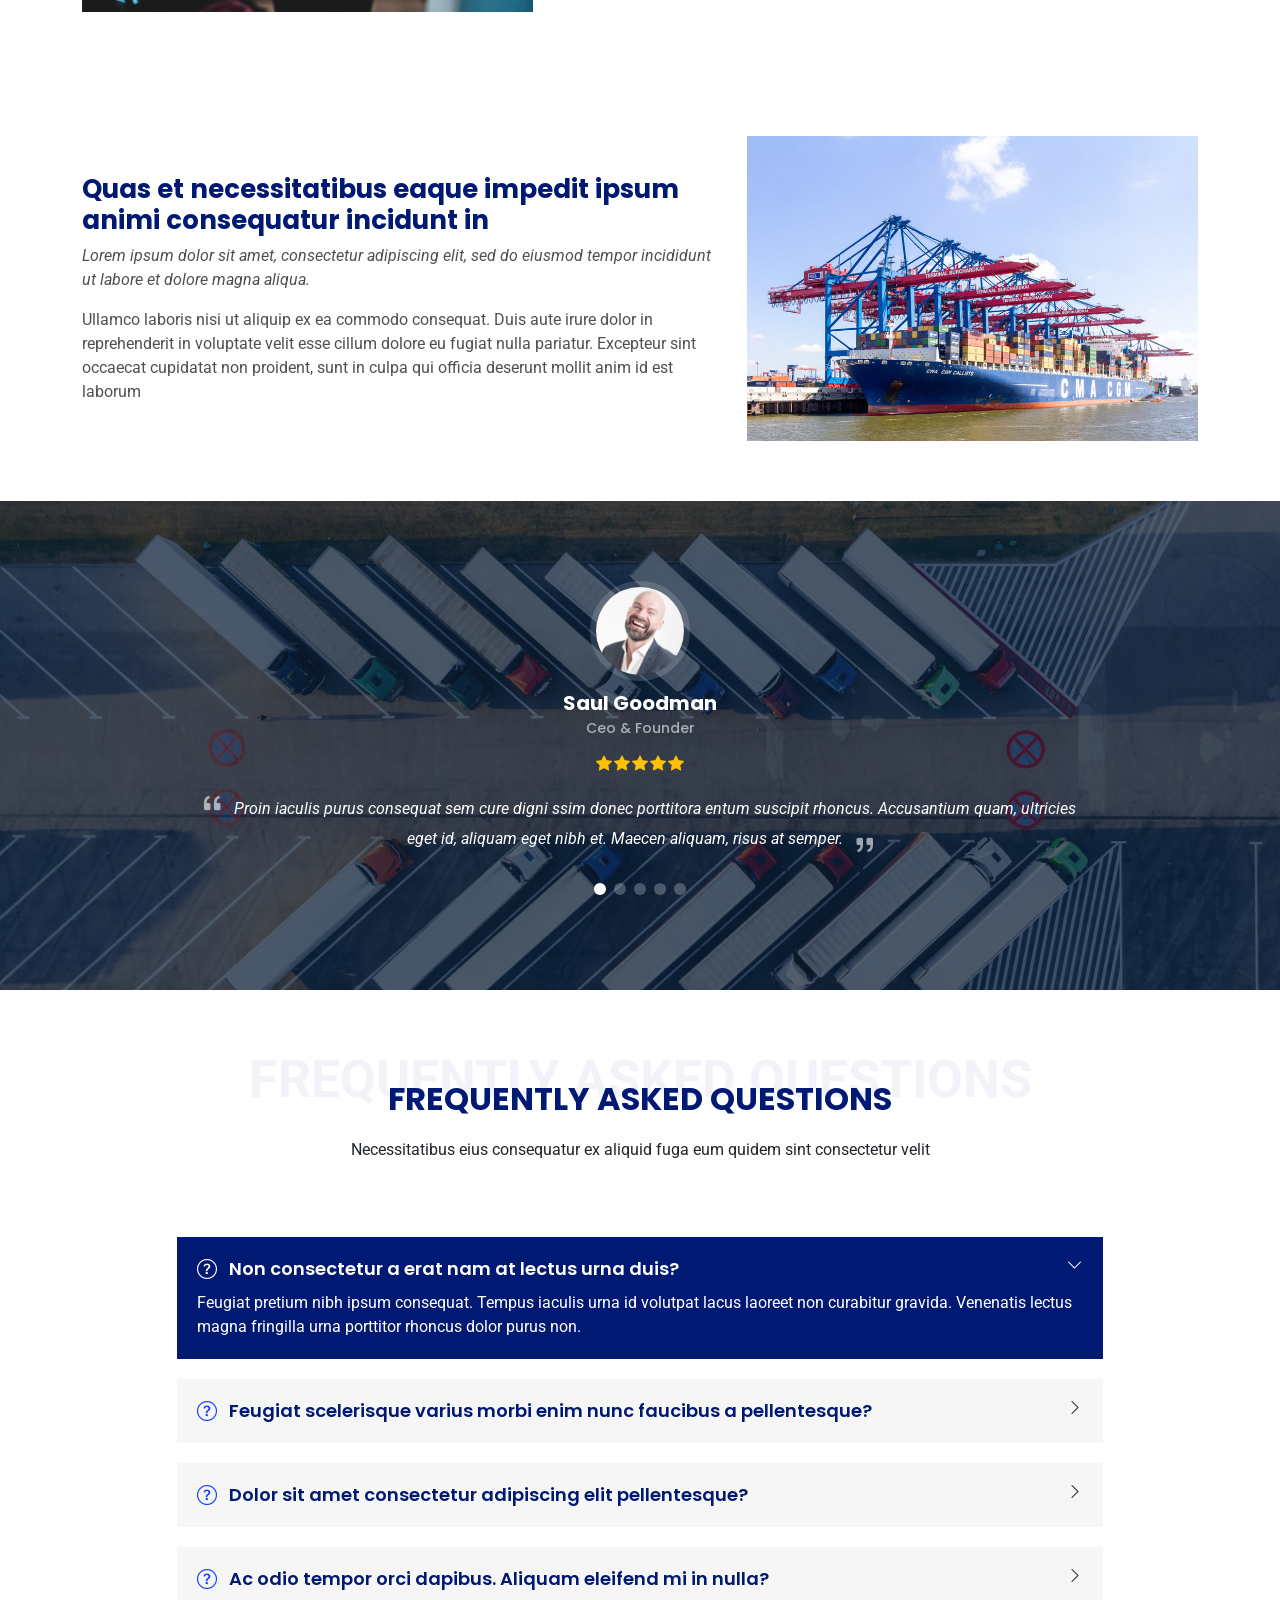
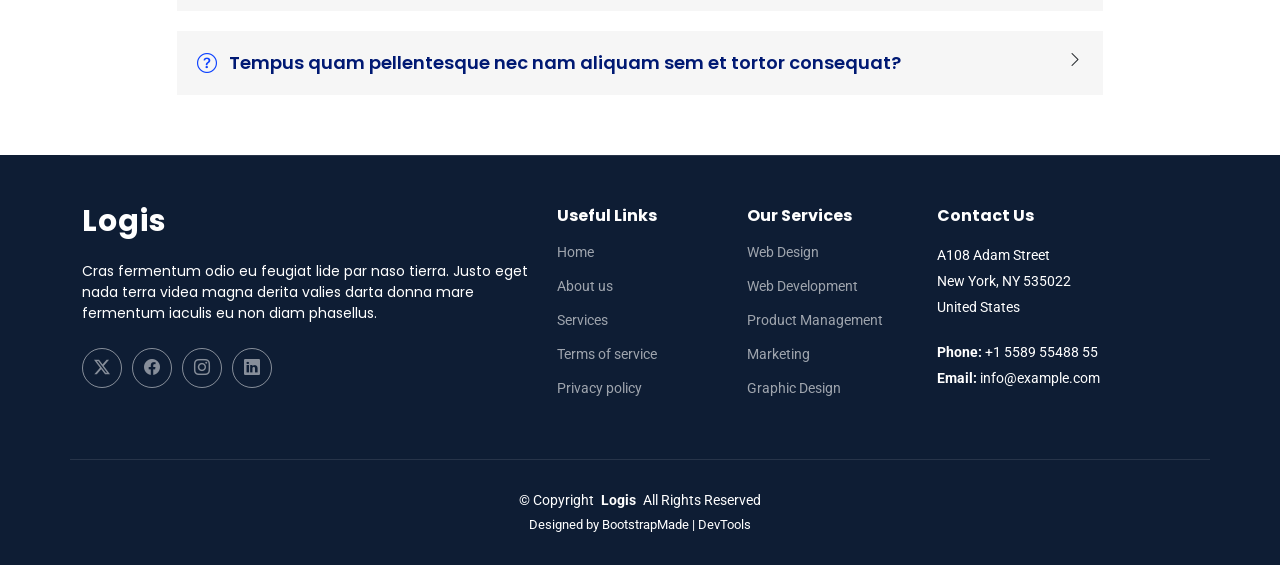
<file: public/template/templateVitrine/Logis/services.html>
<!DOCTYPE html>
<html lang="en">

<head>
  <meta charset="utf-8">
  <meta content="width=device-width, initial-scale=1.0" name="viewport">
  <title>SenLogis - Services</title>
  <meta name="description" content="">
  <meta name="keywords" content="">

  <!-- Favicons -->
  <link href="assets/img/favicon.png" rel="icon">
  <link href="assets/img/apple-touch-icon.png" rel="apple-touch-icon">

  <!-- Fonts -->
  <link href="https://fonts.googleapis.com" rel="preconnect">
  <link href="https://fonts.gstatic.com" rel="preconnect" crossorigin>
  <link href="https://fonts.googleapis.com/css2?family=Roboto:ital,wght@0,100;0,300;0,400;0,500;0,700;0,900;1,100;1,300;1,400;1,500;1,700;1,900&family=Poppins:ital,wght@0,100;0,200;0,300;0,400;0,500;0,600;0,700;0,800;0,900;1,100;1,200;1,300;1,400;1,500;1,600;1,700;1,800;1,900&display=swap" rel="stylesheet">

  <!-- Vendor CSS Files -->
  <link href="assets/vendor/bootstrap/css/bootstrap.min.css" rel="stylesheet">
  <link href="assets/vendor/bootstrap-icons/bootstrap-icons.css" rel="stylesheet">
  <link href="assets/vendor/aos/aos.css" rel="stylesheet">
  <link href="assets/vendor/fontawesome-free/css/all.min.css" rel="stylesheet">
  <link href="assets/vendor/glightbox/css/glightbox.min.css" rel="stylesheet">
  <link href="assets/vendor/swiper/swiper-bundle.min.css" rel="stylesheet">

  <!-- Main CSS File -->
  <link href="assets/css/main.css" rel="stylesheet">

  <!-- =======================================================
  * Template Name: SenLogis
  * Template URL: https://bootstrapmade.com/logis-bootstrap-logistics-website-template/
  * Updated: Apr 08 2026 with Bootstrap v5.3.8
  * Author: BootstrapMade.com
  * License: https://bootstrapmade.com/license/
  ======================================================== -->
</head>

<body class="services-page">

  <header id="header" class="header d-flex align-items-center fixed-top">
    <div class="container-fluid container-xl position-relative d-flex align-items-center">

      <a href="index.html" class="logo d-flex align-items-center me-auto">
        <!-- Uncomment the line below if you also wish to use an image logo -->
        <!-- <img src="assets/img/logo.png" alt=""> -->
        <h1 class="sitename">SenLogis</h1>
      </a>

      <nav id="navmenu" class="navmenu">
        <ul>
          <li><a href="../../../../index.php">Accueil<br></a></li>
          <li><a href="about.html">À propos</a></li>
          <li><a href="services.html" class="active">Services</a></li>
          <li class="dropdown"><a href="starter-page.html"><span>Solutions</span> <i class="bi bi-chevron-down toggle-dropdown"></i></a>
            <ul>
              <li><a href="#">Dropdown 1</a></li>
              <li class="dropdown"><a href="#"><span>Deep Dropdown</span> <i class="bi bi-chevron-down toggle-dropdown"></i></a>
                <ul>
                  <li><a href="#">Deep Dropdown 1</a></li>
                  <li><a href="#">Deep Dropdown 2</a></li>
                  <li><a href="#">Deep Dropdown 3</a></li>
                  <li><a href="#">Deep Dropdown 4</a></li>
                  <li><a href="#">Deep Dropdown 5</a></li>
                </ul>
              </li>
              <li><a href="#">Dropdown 2</a></li>
              <li><a href="#">Dropdown 3</a></li>
              <li><a href="#">Dropdown 4</a></li>
            </ul>
          </li>
          <li><a href="contact.html">Contact</a></li>
          <a class="btn-getstarted" href="../../../../login.php">Se connecter</a>
        </ul>
        <i class="mobile-nav-toggle d-xl-none bi bi-list"></i>
      </nav>


    </div>
  </header>

  <main class="main">

    <!-- Page Title -->
    <div class="page-title dark-background" data-aos="fade" style="background-image: url(assets/img/page-title-bg.jpg);">
      <div class="container position-relative">
        <h1>Services</h1>
        <p>Des services pensés pour rendre vos opérations plus fluides, plus rapides et plus faciles à piloter.</p>
        <nav class="breadcrumbs">
          <ol>
            <li><a href="index.html">Accueil</a></li>
            <li class="current">Services</li>
          </ol>
        </nav>
      </div>
    </div><!-- End Page Title -->

    <!-- Featured Services Section -->
    <section id="featured-services" class="featured-services section">

      <div class="container">

        <div class="row gy-4">

          <div class="col-lg-4 col-md-6 service-item d-flex" data-aos="fade-up" data-aos-delay="100">
            <div class="icon flex-shrink-0"><i class="fa-solid fa-cart-flatbed"></i></div>
            <div>
              <h4 class="title">Suivi en temps réel</h4>
              <p class="description">Gardez un œil sur vos expéditions et vos livraisons grâce à un pilotage clair et centralisé.</p>
              <a href="service-details.html" class="readmore stretched-link"><span>En savoir plus</span><i class="bi bi-arrow-right"></i></a>
            </div>
          </div>
          <!-- End Service Item -->

          <div class="col-lg-4 col-md-6 service-item d-flex" data-aos="fade-up" data-aos-delay="200">
            <div class="icon flex-shrink-0"><i class="fa-solid fa-truck"></i></div>
            <div>
              <h4 class="title">Livraison rapide</h4>
              <p class="description">Des délais optimisés pour les envois urgents, les tournées régulières et les livraisons planifiées.</p>
              <a href="service-details.html" class="readmore stretched-link"><span>En savoir plus</span><i class="bi bi-arrow-right"></i></a>
            </div>
          </div><!-- End Service Item -->

          <div class="col-lg-4 col-md-6 service-item d-flex" data-aos="fade-up" data-aos-delay="300">
            <div class="icon flex-shrink-0"><i class="fa-solid fa-truck-ramp-box"></i></div>
            <div>
              <h4 class="title">Gestion des stocks</h4>
              <p class="description">Stockage, préparation et organisation des flux pour garder vos marchandises disponibles au bon moment.</p>
              <a href="service-details.html" class="readmore stretched-link"><span>En savoir plus</span><i class="bi bi-arrow-right"></i></a>
            </div>
          </div><!-- End Service Item -->

        </div>

      </div>

    </section><!-- /Featured Services Section -->

    <!-- Services Section -->
    <section id="services" class="services section">

      <!-- Section Title -->
      <div class="container section-title" data-aos="fade-up">
        <span>Nos services<br></span>
        <h2>Nos services</h2>
        <p>Transport, stockage, préparation et accompagnement pour simplifier votre chaîne logistique.</p>
      </div><!-- End Section Title -->

      <div class="container">

        <div class="row gy-4">

          <div class="col-lg-4 col-md-6" data-aos="fade-up" data-aos-delay="100">
            <div class="card">
              <div class="card-img">
                <img src="assets/img/service-1.jpg" alt="" class="img-fluid">
              </div>
              <h3>Stockage sécurisé</h3>
              <p>Des espaces organisés pour protéger vos marchandises et fluidifier vos opérations au quotidien.</p>
            </div>
          </div><!-- End Card Item -->

          <div class="col-lg-4 col-md-6" data-aos="fade-up" data-aos-delay="200">
            <div class="card">
              <div class="card-img">
                <img src="assets/img/service-2.jpg" alt="" class="img-fluid">
              </div>
              <h3><a href="service-details.html" class="stretched-link">Logistique</a></h3>
              <p>Une gestion coordonnée de vos flux pour réduire les délais et améliorer la fiabilité des livraisons.</p>
            </div>
          </div><!-- End Card Item -->

          <div class="col-lg-4 col-md-6" data-aos="fade-up" data-aos-delay="300">
            <div class="card">
              <div class="card-img">
                <img src="assets/img/service-3.jpg" alt="" class="img-fluid">
              </div>
              <h3><a href="service-details.html" class="stretched-link">Fret</a></h3>
              <p>Des solutions adaptées aux expéditions ponctuelles, régulières ou volumineuses.</p>
            </div>
          </div><!-- End Card Item -->

          <div class="col-lg-4 col-md-6" data-aos="fade-up" data-aos-delay="400">
            <div class="card">
              <div class="card-img">
                <img src="assets/img/service-4.jpg" alt="" class="img-fluid">
              </div>
              <h3><a href="service-details.html" class="stretched-link">Transport routier</a></h3>
              <p>Des trajets planifiés avec des partenaires fiables pour assurer la continuité de vos livraisons.</p>
            </div>
          </div><!-- End Card Item -->

          <div class="col-lg-4 col-md-6" data-aos="fade-up" data-aos-delay="500">
            <div class="card">
              <div class="card-img">
                <img src="assets/img/service-5.jpg" alt="" class="img-fluid">
              </div>
              <h3>Emballage</h3>
              <p>Préparation, protection et étiquetage pour sécuriser vos envois avant départ.</p>
            </div>
          </div><!-- End Card Item -->

          <div class="col-lg-4 col-md-6" data-aos="fade-up" data-aos-delay="600">
            <div class="card">
              <div class="card-img">
                <img src="assets/img/service-6.jpg" alt="" class="img-fluid">
              </div>
              <h3><a href="service-details.html" class="stretched-link">Entreposage</a></h3>
              <p>Des solutions de stockage souples pour répondre à vos pics d’activité et à vos besoins de rotation.</p>
            </div>
          </div><!-- End Card Item -->

        </div>

      </div>

    </section><!-- /Services Section -->

    <!-- Features Section -->
    <section id="features" class="features section">

      <!-- Section Title -->
      <div class="container section-title" data-aos="fade-up">
        <span>Features</span>
        <h2>Features</h2>
        <p>Necessitatibus eius consequatur ex aliquid fuga eum quidem sint consectetur velit</p>
      </div><!-- End Section Title -->

      <div class="container">

        <div class="row gy-4 align-items-center features-item">
          <div class="col-md-5 d-flex align-items-center" data-aos="zoom-out" data-aos-delay="100">
            <img src="assets/img/features-1.jpg" class="img-fluid" alt="">
          </div>
          <div class="col-md-7" data-aos="fade-up" data-aos-delay="100">
            <h3>Voluptatem dignissimos provident quasi corporis voluptates sit assumenda.</h3>
            <p class="fst-italic">
              Lorem ipsum dolor sit amet, consectetur adipiscing elit, sed do eiusmod tempor incididunt ut labore et dolore
              magna aliqua.
            </p>
            <ul>
              <li><i class="bi bi-check"></i><span> Ullamco laboris nisi ut aliquip ex ea commodo consequat.</span></li>
              <li><i class="bi bi-check"></i> <span>Duis aute irure dolor in reprehenderit in voluptate velit.</span></li>
              <li><i class="bi bi-check"></i> <span>Ullam est qui quos consequatur eos accusamus.</span></li>
            </ul>
          </div>
        </div><!-- Features Item -->

        <div class="row gy-4 align-items-center features-item">
          <div class="col-md-5 order-1 order-md-2 d-flex align-items-center" data-aos="zoom-out" data-aos-delay="200">
            <img src="assets/img/features-2.jpg" class="img-fluid" alt="">
          </div>
          <div class="col-md-7 order-2 order-md-1" data-aos="fade-up" data-aos-delay="200">
            <h3>Corporis temporibus maiores provident</h3>
            <p class="fst-italic">
              Lorem ipsum dolor sit amet, consectetur adipiscing elit, sed do eiusmod tempor incididunt ut labore et dolore
              magna aliqua.
            </p>
            <p>
              Ullamco laboris nisi ut aliquip ex ea commodo consequat. Duis aute irure dolor in reprehenderit in voluptate
              velit esse cillum dolore eu fugiat nulla pariatur. Excepteur sint occaecat cupidatat non proident, sunt in
              culpa qui officia deserunt mollit anim id est laborum
            </p>
          </div>
        </div><!-- Features Item -->

        <div class="row gy-4 align-items-center features-item">
          <div class="col-md-5 d-flex align-items-center" data-aos="zoom-out">
            <img src="assets/img/features-3.jpg" class="img-fluid" alt="">
          </div>
          <div class="col-md-7" data-aos="fade-up">
            <h3>Sunt consequatur ad ut est nulla consectetur reiciendis animi voluptas</h3>
            <p>Cupiditate placeat cupiditate placeat est ipsam culpa. Delectus quia minima quod. Sunt saepe odit aut quia voluptatem hic voluptas dolor doloremque.</p>
            <ul>
              <li><i class="bi bi-check"></i> <span>Ullamco laboris nisi ut aliquip ex ea commodo consequat.</span></li>
              <li><i class="bi bi-check"></i><span> Duis aute irure dolor in reprehenderit in voluptate velit.</span></li>
              <li><i class="bi bi-check"></i> <span>Facilis ut et voluptatem aperiam. Autem soluta ad fugiat</span>.</li>
            </ul>
          </div>
        </div><!-- Features Item -->

        <div class="row gy-4 align-items-center features-item">
          <div class="col-md-5 order-1 order-md-2 d-flex align-items-center" data-aos="zoom-out">
            <img src="assets/img/features-4.jpg" class="img-fluid" alt="">
          </div>
          <div class="col-md-7 order-2 order-md-1" data-aos="fade-up">
            <h3>Quas et necessitatibus eaque impedit ipsum animi consequatur incidunt in</h3>
            <p class="fst-italic">
              Lorem ipsum dolor sit amet, consectetur adipiscing elit, sed do eiusmod tempor incididunt ut labore et dolore
              magna aliqua.
            </p>
            <p>
              Ullamco laboris nisi ut aliquip ex ea commodo consequat. Duis aute irure dolor in reprehenderit in voluptate
              velit esse cillum dolore eu fugiat nulla pariatur. Excepteur sint occaecat cupidatat non proident, sunt in
              culpa qui officia deserunt mollit anim id est laborum
            </p>
          </div>
        </div><!-- Features Item -->

      </div>

    </section><!-- /Features Section -->

    <!-- Testimonials Section -->
    <section id="testimonials" class="testimonials section dark-background">

      <img src="assets/img/testimonials-bg.jpg" class="testimonials-bg" alt="">

      <div class="container" data-aos="fade-up" data-aos-delay="100">

        <div class="swiper init-swiper">
          <script type="application/json" class="swiper-config">
            {
              "loop": true,
              "speed": 600,
              "autoplay": {
                "delay": 5000
              },
              "slidesPerView": "auto",
              "pagination": {
                "el": ".swiper-pagination",
                "type": "bullets",
                "clickable": true
              }
            }
          </script>
          <div class="swiper-wrapper">

            <div class="swiper-slide">
              <div class="testimonial-item">
                <img src="assets/img/testimonials/testimonials-1.jpg" class="testimonial-img" alt="">
                <h3>Saul Goodman</h3>
                <h4>Ceo &amp; Founder</h4>
                <div class="stars">
                  <i class="bi bi-star-fill"></i><i class="bi bi-star-fill"></i><i class="bi bi-star-fill"></i><i class="bi bi-star-fill"></i><i class="bi bi-star-fill"></i>
                </div>
                <p>
                  <i class="bi bi-quote quote-icon-left"></i>
                  <span>Proin iaculis purus consequat sem cure digni ssim donec porttitora entum suscipit rhoncus. Accusantium quam, ultricies eget id, aliquam eget nibh et. Maecen aliquam, risus at semper.</span>
                  <i class="bi bi-quote quote-icon-right"></i>
                </p>
              </div>
            </div><!-- End testimonial item -->

            <div class="swiper-slide">
              <div class="testimonial-item">
                <img src="assets/img/testimonials/testimonials-2.jpg" class="testimonial-img" alt="">
                <h3>Sara Wilsson</h3>
                <h4>Designer</h4>
                <div class="stars">
                  <i class="bi bi-star-fill"></i><i class="bi bi-star-fill"></i><i class="bi bi-star-fill"></i><i class="bi bi-star-fill"></i><i class="bi bi-star-fill"></i>
                </div>
                <p>
                  <i class="bi bi-quote quote-icon-left"></i>
                  <span>Export tempor illum tamen malis malis eram quae irure esse labore quem cillum quid cillum eram malis quorum velit fore eram velit sunt aliqua noster fugiat irure amet legam anim culpa.</span>
                  <i class="bi bi-quote quote-icon-right"></i>
                </p>
              </div>
            </div><!-- End testimonial item -->

            <div class="swiper-slide">
              <div class="testimonial-item">
                <img src="assets/img/testimonials/testimonials-3.jpg" class="testimonial-img" alt="">
                <h3>Jena Karlis</h3>
                <h4>Store Owner</h4>
                <div class="stars">
                  <i class="bi bi-star-fill"></i><i class="bi bi-star-fill"></i><i class="bi bi-star-fill"></i><i class="bi bi-star-fill"></i><i class="bi bi-star-fill"></i>
                </div>
                <p>
                  <i class="bi bi-quote quote-icon-left"></i>
                  <span>Enim nisi quem export duis labore cillum quae magna enim sint quorum nulla quem veniam duis minim tempor labore quem eram duis noster aute amet eram fore quis sint minim.</span>
                  <i class="bi bi-quote quote-icon-right"></i>
                </p>
              </div>
            </div><!-- End testimonial item -->

            <div class="swiper-slide">
              <div class="testimonial-item">
                <img src="assets/img/testimonials/testimonials-4.jpg" class="testimonial-img" alt="">
                <h3>Matt Brandon</h3>
                <h4>Freelancer</h4>
                <div class="stars">
                  <i class="bi bi-star-fill"></i><i class="bi bi-star-fill"></i><i class="bi bi-star-fill"></i><i class="bi bi-star-fill"></i><i class="bi bi-star-fill"></i>
                </div>
                <p>
                  <i class="bi bi-quote quote-icon-left"></i>
                  <span>Fugiat enim eram quae cillum dolore dolor amet nulla culpa multos export minim fugiat minim velit minim dolor enim duis veniam ipsum anim magna sunt elit fore quem dolore labore illum veniam.</span>
                  <i class="bi bi-quote quote-icon-right"></i>
                </p>
              </div>
            </div><!-- End testimonial item -->

            <div class="swiper-slide">
              <div class="testimonial-item">
                <img src="assets/img/testimonials/testimonials-5.jpg" class="testimonial-img" alt="">
                <h3>John Larson</h3>
                <h4>Entrepreneur</h4>
                <div class="stars">
                  <i class="bi bi-star-fill"></i><i class="bi bi-star-fill"></i><i class="bi bi-star-fill"></i><i class="bi bi-star-fill"></i><i class="bi bi-star-fill"></i>
                </div>
                <p>
                  <i class="bi bi-quote quote-icon-left"></i>
                  <span>Quis quorum aliqua sint quem legam fore sunt eram irure aliqua veniam tempor noster veniam enim culpa labore duis sunt culpa nulla illum cillum fugiat legam esse veniam culpa fore nisi cillum quid.</span>
                  <i class="bi bi-quote quote-icon-right"></i>
                </p>
              </div>
            </div><!-- End testimonial item -->

          </div>
          <div class="swiper-pagination"></div>
        </div>

      </div>

    </section><!-- /Testimonials Section -->

    <!-- Faq Section -->
    <section id="faq" class="faq section">

      <!-- Section Title -->
      <div class="container section-title" data-aos="fade-up">
        <span>Frequently Asked Questions</span>
        <h2>Frequently Asked Questions</h2>
        <p>Necessitatibus eius consequatur ex aliquid fuga eum quidem sint consectetur velit</p>
      </div><!-- End Section Title -->

      <div class="container">

        <div class="row justify-content-center">

          <div class="col-lg-10">

            <div class="faq-container">

              <div class="faq-item faq-active" data-aos="fade-up" data-aos-delay="200">
                <i class="faq-icon bi bi-question-circle"></i>
                <h3>Non consectetur a erat nam at lectus urna duis?</h3>
                <div class="faq-content">
                  <p>Feugiat pretium nibh ipsum consequat. Tempus iaculis urna id volutpat lacus laoreet non curabitur gravida. Venenatis lectus magna fringilla urna porttitor rhoncus dolor purus non.</p>
                </div>
                <i class="faq-toggle bi bi-chevron-right"></i>
              </div><!-- End Faq item-->

              <div class="faq-item" data-aos="fade-up" data-aos-delay="300">
                <i class="faq-icon bi bi-question-circle"></i>
                <h3>Feugiat scelerisque varius morbi enim nunc faucibus a pellentesque?</h3>
                <div class="faq-content">
                  <p>Dolor sit amet consectetur adipiscing elit pellentesque habitant morbi. Id interdum velit laoreet id donec ultrices. Fringilla phasellus faucibus scelerisque eleifend donec pretium. Est pellentesque elit ullamcorper dignissim. Mauris ultrices eros in cursus turpis massa tincidunt dui.</p>
                </div>
                <i class="faq-toggle bi bi-chevron-right"></i>
              </div><!-- End Faq item-->

              <div class="faq-item" data-aos="fade-up" data-aos-delay="400">
                <i class="faq-icon bi bi-question-circle"></i>
                <h3>Dolor sit amet consectetur adipiscing elit pellentesque?</h3>
                <div class="faq-content">
                  <p>Eleifend mi in nulla posuere sollicitudin aliquam ultrices sagittis orci. Faucibus pulvinar elementum integer enim. Sem nulla pharetra diam sit amet nisl suscipit. Rutrum tellus pellentesque eu tincidunt. Lectus urna duis convallis convallis tellus. Urna molestie at elementum eu facilisis sed odio morbi quis</p>
                </div>
                <i class="faq-toggle bi bi-chevron-right"></i>
              </div><!-- End Faq item-->

              <div class="faq-item" data-aos="fade-up" data-aos-delay="500">
                <i class="faq-icon bi bi-question-circle"></i>
                <h3>Ac odio tempor orci dapibus. Aliquam eleifend mi in nulla?</h3>
                <div class="faq-content">
                  <p>Dolor sit amet consectetur adipiscing elit pellentesque habitant morbi. Id interdum velit laoreet id donec ultrices. Fringilla phasellus faucibus scelerisque eleifend donec pretium. Est pellentesque elit ullamcorper dignissim. Mauris ultrices eros in cursus turpis massa tincidunt dui.</p>
                </div>
                <i class="faq-toggle bi bi-chevron-right"></i>
              </div><!-- End Faq item-->

              <div class="faq-item" data-aos="fade-up" data-aos-delay="600">
                <i class="faq-icon bi bi-question-circle"></i>
                <h3>Tempus quam pellentesque nec nam aliquam sem et tortor consequat?</h3>
                <div class="faq-content">
                  <p>Molestie a iaculis at erat pellentesque adipiscing commodo. Dignissim suspendisse in est ante in. Nunc vel risus commodo viverra maecenas accumsan. Sit amet nisl suscipit adipiscing bibendum est. Purus gravida quis blandit turpis cursus in</p>
                </div>
                <i class="faq-toggle bi bi-chevron-right"></i>
              </div><!-- End Faq item-->

            </div>

          </div>

        </div>

      </div>

    </section><!-- /Faq Section -->

  </main>

  <footer id="footer" class="footer dark-background">

    <div class="container footer-top">
      <div class="row gy-4">
        <div class="col-lg-5 col-md-12 footer-about">
          <a href="index.html" class="logo d-flex align-items-center">
            <span class="sitename">Logis</span>
          </a>
          <p>Cras fermentum odio eu feugiat lide par naso tierra. Justo eget nada terra videa magna derita valies darta donna mare fermentum iaculis eu non diam phasellus.</p>
          <div class="social-links d-flex mt-4">
            <a href=""><i class="bi bi-twitter-x"></i></a>
            <a href=""><i class="bi bi-facebook"></i></a>
            <a href=""><i class="bi bi-instagram"></i></a>
            <a href=""><i class="bi bi-linkedin"></i></a>
          </div>
        </div>

        <div class="col-lg-2 col-6 footer-links">
          <h4>Useful Links</h4>
          <ul>
            <li><a href="#">Home</a></li>
            <li><a href="#">About us</a></li>
            <li><a href="#">Services</a></li>
            <li><a href="#">Terms of service</a></li>
            <li><a href="#">Privacy policy</a></li>
          </ul>
        </div>

        <div class="col-lg-2 col-6 footer-links">
          <h4>Our Services</h4>
          <ul>
            <li><a href="#">Web Design</a></li>
            <li><a href="#">Web Development</a></li>
            <li><a href="#">Product Management</a></li>
            <li><a href="#">Marketing</a></li>
            <li><a href="#">Graphic Design</a></li>
          </ul>
        </div>

        <div class="col-lg-3 col-md-12 footer-contact text-center text-md-start">
          <h4>Contact Us</h4>
          <p>A108 Adam Street</p>
          <p>New York, NY 535022</p>
          <p>United States</p>
          <p class="mt-4"><strong>Phone:</strong> <span>+1 5589 55488 55</span></p>
          <p><strong>Email:</strong> <span>info@example.com</span></p>
        </div>

      </div>
    </div>

    <div class="container copyright text-center mt-4">
      <p>© <span>Copyright</span> <strong class="px-1 sitename">Logis</strong> <span>All Rights Reserved</span></p>
      <div class="credits">
        <!-- All the links in the footer should remain intact. -->
        <!-- You can delete the links only if you've purchased the pro version. -->
        <!-- Licensing information: https://bootstrapmade.com/license/ -->
        <!-- Purchase the pro version with working PHP/AJAX contact form: [buy-url] -->
        Designed by <a href="https://bootstrapmade.com/">BootstrapMade</a> | <a href="https://bootstrapmade.com/tools/">DevTools</a>
      </div>
    </div>

  </footer>

  <!-- Scroll Top -->
  <a href="#" id="scroll-top" class="scroll-top d-flex align-items-center justify-content-center"><i class="bi bi-arrow-up-short"></i></a>

  <!-- Preloader -->
  <div id="preloader"></div>

  <!-- Vendor JS Files -->
  <script src="assets/vendor/bootstrap/js/bootstrap.bundle.min.js"></script>
  <script src="assets/vendor/php-email-form/validate.js"></script>
  <script src="assets/vendor/aos/aos.js"></script>
  <script src="assets/vendor/purecounter/purecounter_vanilla.js"></script>
  <script src="assets/vendor/glightbox/js/glightbox.min.js"></script>
  <script src="assets/vendor/swiper/swiper-bundle.min.js"></script>

  <!-- Main JS File -->
  <script src="assets/js/main.js"></script>

</body>

</html>
</file>
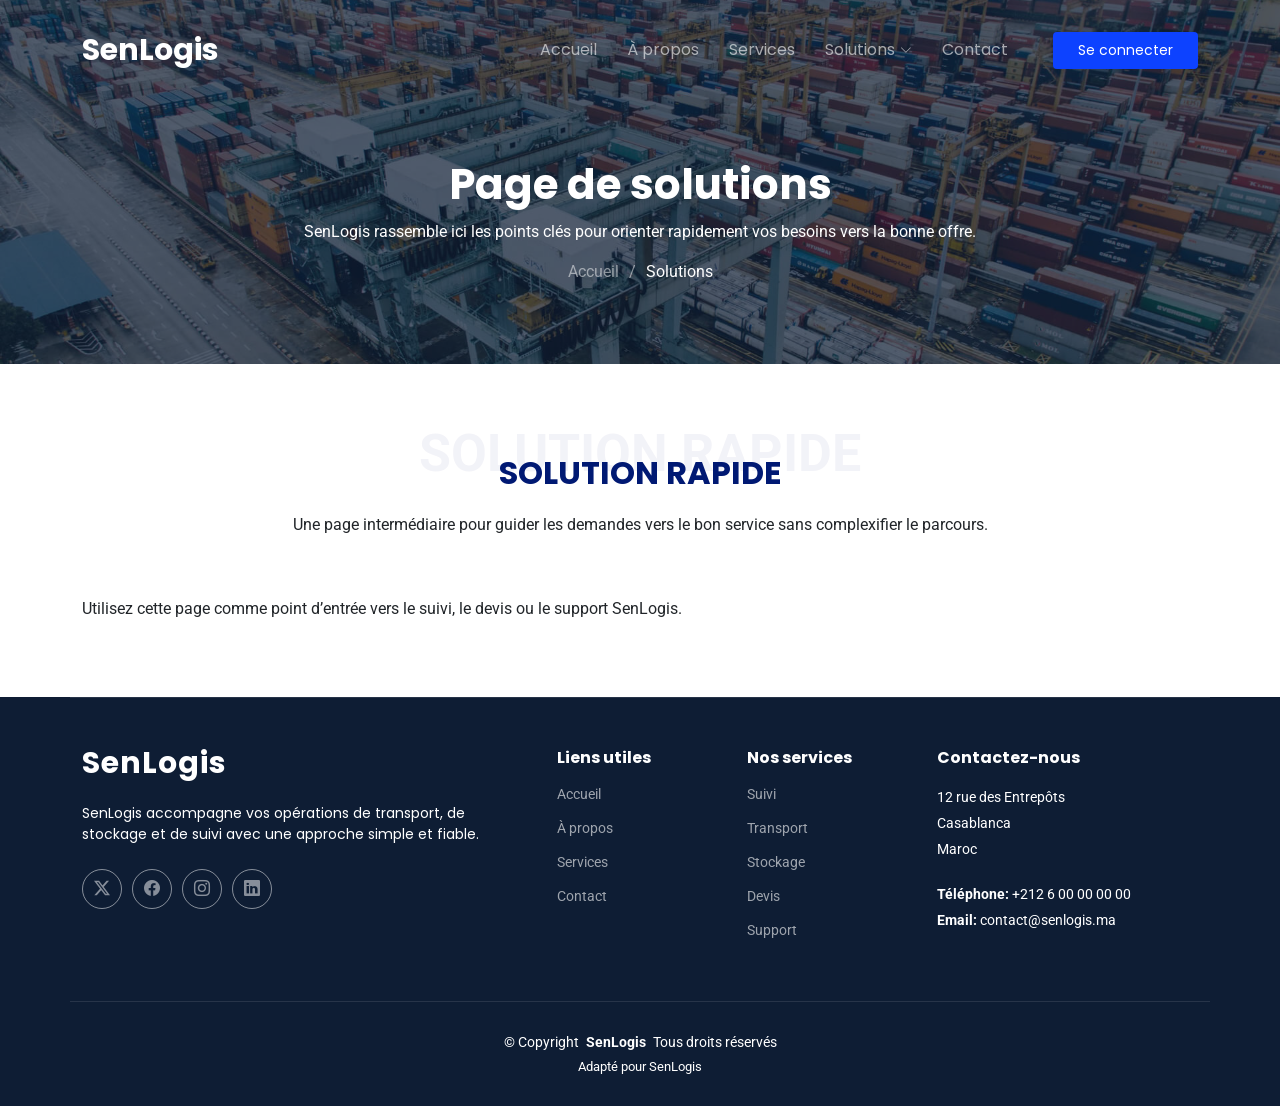
<file: public/template/templateVitrine/Logis/starter-page.html>
<!DOCTYPE html>
<html lang="en">

<head>
  <meta charset="utf-8">
  <meta content="width=device-width, initial-scale=1.0" name="viewport">
  <title>SenLogis - Solution</title>
  <meta name="description" content="">
  <meta name="keywords" content="">

  <!-- Favicons -->
  <link href="assets/img/favicon.png" rel="icon">
  <link href="assets/img/apple-touch-icon.png" rel="apple-touch-icon">

  <!-- Fonts -->
  <link href="https://fonts.googleapis.com" rel="preconnect">
  <link href="https://fonts.gstatic.com" rel="preconnect" crossorigin>
  <link href="https://fonts.googleapis.com/css2?family=Roboto:ital,wght@0,100;0,300;0,400;0,500;0,700;0,900;1,100;1,300;1,400;1,500;1,700;1,900&family=Poppins:ital,wght@0,100;0,200;0,300;0,400;0,500;0,600;0,700;0,800;0,900;1,100;1,200;1,300;1,400;1,500;1,600;1,700;1,800;1,900&display=swap" rel="stylesheet">

  <!-- Vendor CSS Files -->
  <link href="assets/vendor/bootstrap/css/bootstrap.min.css" rel="stylesheet">
  <link href="assets/vendor/bootstrap-icons/bootstrap-icons.css" rel="stylesheet">
  <link href="assets/vendor/aos/aos.css" rel="stylesheet">
  <link href="assets/vendor/fontawesome-free/css/all.min.css" rel="stylesheet">
  <link href="assets/vendor/glightbox/css/glightbox.min.css" rel="stylesheet">
  <link href="assets/vendor/swiper/swiper-bundle.min.css" rel="stylesheet">

  <!-- Main CSS File -->
  <link href="assets/css/main.css" rel="stylesheet">

  <!-- =======================================================
  * Template Name: SenLogis
  * Template URL: https://bootstrapmade.com/logis-bootstrap-logistics-website-template/
  * Updated: Apr 08 2026 with Bootstrap v5.3.8
  * Author: BootstrapMade.com
  * License: https://bootstrapmade.com/license/
  ======================================================== -->
</head>

<body class="starter-page-page">

  <header id="header" class="header d-flex align-items-center fixed-top">
    <div class="container-fluid container-xl position-relative d-flex align-items-center">

      <a href="index.html" class="logo d-flex align-items-center me-auto">
        <!-- Uncomment the line below if you also wish to use an image logo -->
        <!-- <img src="assets/img/logo.png" alt=""> -->
        <h1 class="sitename">SenLogis</h1>
      </a>

      <nav id="navmenu" class="navmenu">
        <ul>
          <li><a href="../../../../index.php">Accueil<br></a></li>
          <li><a href="about.html">À propos</a></li>
          <li><a href="services.html">Services</a></li>
          <li class="dropdown"><a href="starter-page.html"><span>Solutions</span> <i class="bi bi-chevron-down toggle-dropdown"></i></a>
            <ul>
              <li><a href="service-details.html">Suivi</a></li>
              <li class="dropdown"><a href="service-details.html"><span>Détails</span> <i class="bi bi-chevron-down toggle-dropdown"></i></a>
                <ul>
                  <li><a href="about.html">Stockage</a></li>
                  <li><a href="services.html">Transport</a></li>
                  <li><a href="service-details.html">Fret</a></li>
                  <li><a href="contact.html">Contact</a></li>
                </ul>
              </li>
              <li><a href="contact.html">Contact rapide</a></li>
            </ul>
          </li>
          <li><a href="contact.html">Contact</a></li>
          <a class="btn-getstarted" href="../../../../login.php">Se connecter</a>
        </ul>
        <i class="mobile-nav-toggle d-xl-none bi bi-list"></i>
      </nav>


    </div>
  </header>

  <main class="main">

    <!-- Page Title -->
    <div class="page-title dark-background" data-aos="fade" style="background-image: url(assets/img/page-title-bg.jpg);">
      <div class="container position-relative">
        <h1>Page de solutions</h1>
        <p>SenLogis rassemble ici les points clés pour orienter rapidement vos besoins vers la bonne offre.</p>
        <nav class="breadcrumbs">
          <ol>
            <li><a href="index.html">Accueil</a></li>
            <li class="current">Solutions</li>
          </ol>
        </nav>
      </div>
    </div><!-- End Page Title -->

    <!-- Starter Section Section -->
    <section id="starter-section" class="starter-section section">

      <!-- Section Title -->
      <div class="container section-title" data-aos="fade-up">
        <span>Solution rapide<br></span>
        <h2>Solution rapide</h2>
        <p>Une page intermédiaire pour guider les demandes vers le bon service sans complexifier le parcours.</p>
      </div><!-- End Section Title -->

      <div class="container" data-aos="fade-up">
        <p>Utilisez cette page comme point d’entrée vers le suivi, le devis ou le support SenLogis.</p>
      </div>

    </section><!-- /Starter Section Section -->

  </main>

  <footer id="footer" class="footer dark-background">

    <div class="container footer-top">
      <div class="row gy-4">
        <div class="col-lg-5 col-md-12 footer-about">
          <a href="index.html" class="logo d-flex align-items-center">
            <span class="sitename">SenLogis</span>
          </a>
          <p>SenLogis accompagne vos opérations de transport, de stockage et de suivi avec une approche simple et fiable.</p>
          <div class="social-links d-flex mt-4">
            <a href=""><i class="bi bi-twitter-x"></i></a>
            <a href=""><i class="bi bi-facebook"></i></a>
            <a href=""><i class="bi bi-instagram"></i></a>
            <a href=""><i class="bi bi-linkedin"></i></a>
          </div>
        </div>

        <div class="col-lg-2 col-6 footer-links">
          <h4>Liens utiles</h4>
          <ul>
            <li><a href="index.html">Accueil</a></li>
            <li><a href="about.html">À propos</a></li>
            <li><a href="services.html">Services</a></li>
            <li><a href="contact.html">Contact</a></li>
          </ul>
        </div>

        <div class="col-lg-2 col-6 footer-links">
          <h4>Nos services</h4>
          <ul>
            <li><a href="#">Suivi</a></li>
            <li><a href="#">Transport</a></li>
            <li><a href="#">Stockage</a></li>
            <li><a href="#">Devis</a></li>
            <li><a href="#">Support</a></li>
          </ul>
        </div>

        <div class="col-lg-3 col-md-12 footer-contact text-center text-md-start">
          <h4>Contactez-nous</h4>
          <p>12 rue des Entrepôts</p>
          <p>Casablanca</p>
          <p>Maroc</p>
          <p class="mt-4"><strong>Téléphone:</strong> <span>+212 6 00 00 00 00</span></p>
          <p><strong>Email:</strong> <span>contact@senlogis.ma</span></p>
        </div>

      </div>
    </div>

    <div class="container copyright text-center mt-4">
      <p>© <span>Copyright</span> <strong class="px-1 sitename">SenLogis</strong> <span>Tous droits réservés</span></p>
      <div class="credits">
        <!-- All the links in the footer should remain intact. -->
        <!-- You can delete the links only if you've purchased the pro version. -->
        <!-- Licensing information: https://bootstrapmade.com/license/ -->
        <!-- Purchase the pro version with working PHP/AJAX contact form: [buy-url] -->
        Adapté pour SenLogis
      </div>
    </div>

  </footer>

  <!-- Scroll Top -->
  <a href="#" id="scroll-top" class="scroll-top d-flex align-items-center justify-content-center"><i class="bi bi-arrow-up-short"></i></a>

  <!-- Preloader -->
  <div id="preloader"></div>

  <!-- Vendor JS Files -->
  <script src="assets/vendor/bootstrap/js/bootstrap.bundle.min.js"></script>
  <script src="assets/vendor/php-email-form/validate.js"></script>
  <script src="assets/vendor/aos/aos.js"></script>
  <script src="assets/vendor/purecounter/purecounter_vanilla.js"></script>
  <script src="assets/vendor/glightbox/js/glightbox.min.js"></script>
  <script src="assets/vendor/swiper/swiper-bundle.min.js"></script>

  <!-- Main JS File -->
  <script src="assets/js/main.js"></script>

</body>

</html>
</file>
<file: public/template/templateVitrine/Logis/assets/css/main.css>
/**
* Template Name: Logis
* Template URL: https://bootstrapmade.com/logis-bootstrap-logistics-website-template/
* Updated: Aug 07 2024 with Bootstrap v5.3.3
* Author: BootstrapMade.com
* License: https://bootstrapmade.com/license/
*/

/*--------------------------------------------------------------
# Font & Color Variables
# Help: https://bootstrapmade.com/color-system/
--------------------------------------------------------------*/
/* Fonts */
:root {
  --default-font: "Roboto",  system-ui, -apple-system, "Segoe UI", Roboto, "Helvetica Neue", Arial, "Noto Sans", "Liberation Sans", sans-serif, "Apple Color Emoji", "Segoe UI Emoji", "Segoe UI Symbol", "Noto Color Emoji";
  --heading-font: "Poppins",  sans-serif;
  --nav-font: "Poppins",  sans-serif;
}

/* Global Colors - The following color variables are used throughout the website. Updating them here will change the color scheme of the entire website */
:root { 
  --background-color: #ffffff; /* Background color for the entire website, including individual sections */
  --default-color: #212529; /* Default color used for the majority of the text content across the entire website */
  --heading-color: #001973; /* Color for headings, subheadings and title throughout the website */
  --accent-color: #0d42ff; /* Accent color that represents your brand on the website. It's used for buttons, links, and other elements that need to stand out */
  --surface-color: #ffffff; /* The surface color is used as a background of boxed elements within sections, such as cards, icon boxes, or other elements that require a visual separation from the global background. */
  --contrast-color: #ffffff; /* Contrast color for text, ensuring readability against backgrounds of accent, heading, or default colors. */
}

/* Nav Menu Colors - The following color variables are used specifically for the navigation menu. They are separate from the global colors to allow for more customization options */
:root {
  --nav-color: rgba(255, 255, 255, 0.6);  /* The default color of the main navmenu links */
  --nav-hover-color: #ffffff; /* Applied to main navmenu links when they are hovered over or active */
  --nav-mobile-background-color: #ffffff; /* Used as the background color for mobile navigation menu */
  --nav-dropdown-background-color: #ffffff; /* Used as the background color for dropdown items that appear when hovering over primary navigation items */
  --nav-dropdown-color: #212529; /* Used for navigation links of the dropdown items in the navigation menu. */
  --nav-dropdown-hover-color: #0d42ff; /* Similar to --nav-hover-color, this color is applied to dropdown navigation links when they are hovered over. */
}

/* Color Presets - These classes override global colors when applied to any section or element, providing reuse of the sam color scheme. */

.light-background {
  --background-color: #f7f9fc;
  --surface-color: #ffffff;
}

.dark-background {
  --background-color: #0e1d34;
  --default-color: #ffffff;
  --heading-color: #ffffff;
  --surface-color: #19335c;
  --contrast-color: #ffffff;
}

/* Smooth scroll */
:root {
  scroll-behavior: smooth;
}

/*--------------------------------------------------------------
# General Styling & Shared Classes
--------------------------------------------------------------*/
body {
  color: var(--default-color);
  background-color: var(--background-color);
  font-family: var(--default-font);
}

a {
  color: var(--accent-color);
  text-decoration: none;
  transition: 0.3s;
}

a:hover {
  color: color-mix(in srgb, var(--accent-color), transparent 25%);
  text-decoration: none;
}

h1,
h2,
h3,
h4,
h5,
h6 {
  color: var(--heading-color);
  font-family: var(--heading-font);
}

/* Pulsating Play Button
------------------------------*/
.pulsating-play-btn {
  width: 94px;
  height: 94px;
  background: radial-gradient(var(--accent-color) 50%, color-mix(in srgb, var(--accent-color), transparent 75%) 52%);
  border-radius: 50%;
  display: block;
  position: relative;
  overflow: hidden;
}

.pulsating-play-btn:before {
  content: "";
  position: absolute;
  width: 120px;
  height: 120px;
  animation-delay: 0s;
  animation: pulsate-play-btn 2s;
  animation-direction: forwards;
  animation-iteration-count: infinite;
  animation-timing-function: steps;
  opacity: 1;
  border-radius: 50%;
  border: 5px solid color-mix(in srgb, var(--accent-color), transparent 30%);
  top: -15%;
  left: -15%;
  background: rgba(198, 16, 0, 0);
}

.pulsating-play-btn:after {
  content: "";
  position: absolute;
  left: 50%;
  top: 50%;
  transform: translateX(-40%) translateY(-50%);
  width: 0;
  height: 0;
  border-top: 10px solid transparent;
  border-bottom: 10px solid transparent;
  border-left: 15px solid #fff;
  z-index: 100;
  transition: all 400ms cubic-bezier(0.55, 0.055, 0.675, 0.19);
}

.pulsating-play-btn:hover:before {
  content: "";
  position: absolute;
  left: 50%;
  top: 50%;
  transform: translateX(-40%) translateY(-50%);
  width: 0;
  height: 0;
  border: none;
  border-top: 10px solid transparent;
  border-bottom: 10px solid transparent;
  border-left: 15px solid #fff;
  z-index: 200;
  animation: none;
  border-radius: 0;
}

.pulsating-play-btn:hover:after {
  border-left: 15px solid var(--accent-color);
  transform: scale(20);
}

@keyframes pulsate-play-btn {
  0% {
    transform: scale(0.6, 0.6);
    opacity: 1;
  }

  100% {
    transform: scale(1, 1);
    opacity: 0;
  }
}

/* PHP Email Form Messages
------------------------------*/
.php-email-form .error-message {
  display: none;
  background: #df1529;
  color: #ffffff;
  text-align: left;
  padding: 15px;
  margin-bottom: 24px;
  font-weight: 600;
}

.php-email-form .sent-message {
  display: none;
  color: #ffffff;
  background: #059652;
  text-align: center;
  padding: 15px;
  margin-bottom: 24px;
  font-weight: 600;
}

.php-email-form .loading {
  display: none;
  background: var(--surface-color);
  text-align: center;
  padding: 15px;
  margin-bottom: 24px;
}

.php-email-form .loading:before {
  content: "";
  display: inline-block;
  border-radius: 50%;
  width: 24px;
  height: 24px;
  margin: 0 10px -6px 0;
  border: 3px solid var(--accent-color);
  border-top-color: var(--surface-color);
  animation: php-email-form-loading 1s linear infinite;
}

@keyframes php-email-form-loading {
  0% {
    transform: rotate(0deg);
  }

  100% {
    transform: rotate(360deg);
  }
}

/*--------------------------------------------------------------
# Global Header
--------------------------------------------------------------*/
.header {
  --background-color: rgba(255, 255, 255, 0);
  --heading-color: #ffffff;
  color: var(--default-color);
  background-color: var(--background-color);
  padding: 20px 0;
  transition: all 0.5s;
  z-index: 997;
}

.header .logo {
  line-height: 1;
}

.header .logo img {
  max-height: 36px;
  margin-right: 8px;
}

.header .logo h1 {
  font-size: 30px;
  margin: 0;
  font-weight: 700;
  color: var(--heading-color);
}

.header .btn-getstarted,
.header .btn-getstarted:focus {
  color: var(--contrast-color);
  background: var(--accent-color);
  font-size: 14px;
  padding: 8px 25px;
  margin: 0 0 0 30px;
  border-radius: 4px;
  transition: 0.3s;
}

.header .btn-getstarted:hover,
.header .btn-getstarted:focus:hover {
  color: var(--contrast-color);
  background: color-mix(in srgb, var(--accent-color), transparent 15%);
}

@media (max-width: 1200px) {
  .header .logo {
    order: 1;
  }

  .header .btn-getstarted {
    order: 2;
    margin: 0 15px 0 0;
    padding: 6px 15px;
  }

  .header .navmenu {
    order: 3;
  }
}

.scrolled .header {
  padding: 10px 0;
  box-shadow: 0px 0 18px rgba(0, 0, 0, 0.1);
}

/* Global Header on Scroll
------------------------------*/
.scrolled .header {
  --background-color: rgba(14, 29, 52, 0.9);
}

/*--------------------------------------------------------------
# Navigation Menu
--------------------------------------------------------------*/
/* Navmenu - Desktop */
@media (min-width: 1200px) {
  .navmenu {
    padding: 0;
  }

  .navmenu ul {
    margin: 0;
    padding: 0;
    display: flex;
    list-style: none;
    align-items: center;
  }

  .navmenu li {
    position: relative;
  }

  .navmenu a,
  .navmenu a:focus {
    color: var(--nav-color);
    padding: 18px 15px;
    font-size: 16px;
    font-family: var(--nav-font);
    font-weight: 400;
    display: flex;
    align-items: center;
    justify-content: space-between;
    white-space: nowrap;
    transition: 0.3s;
  }

  .navmenu a i,
  .navmenu a:focus i {
    font-size: 12px;
    line-height: 0;
    margin-left: 5px;
    transition: 0.3s;
  }

  .navmenu li:last-child a {
    padding-right: 0;
  }

  .navmenu li:hover>a,
  .navmenu .active,
  .navmenu .active:focus {
    color: var(--nav-hover-color);
  }

  .navmenu .dropdown ul {
    margin: 0;
    padding: 10px 0;
    background: var(--nav-dropdown-background-color);
    display: block;
    position: absolute;
    visibility: hidden;
    left: 14px;
    top: 130%;
    opacity: 0;
    transition: 0.3s;
    border-radius: 4px;
    z-index: 99;
    box-shadow: 0px 0px 30px rgba(0, 0, 0, 0.1);
  }

  .navmenu .dropdown ul li {
    min-width: 200px;
  }

  .navmenu .dropdown ul a {
    padding: 10px 20px;
    font-size: 15px;
    text-transform: none;
    color: var(--nav-dropdown-color);
  }

  .navmenu .dropdown ul a i {
    font-size: 12px;
  }

  .navmenu .dropdown ul a:hover,
  .navmenu .dropdown ul .active:hover,
  .navmenu .dropdown ul li:hover>a {
    color: var(--nav-dropdown-hover-color);
  }

  .navmenu .dropdown:hover>ul {
    opacity: 1;
    top: 100%;
    visibility: visible;
  }

  .navmenu .dropdown .dropdown ul {
    top: 0;
    left: -90%;
    visibility: hidden;
  }

  .navmenu .dropdown .dropdown:hover>ul {
    opacity: 1;
    top: 0;
    left: -100%;
    visibility: visible;
  }
}

/* Navmenu - Mobile */
@media (max-width: 1199px) {
  .mobile-nav-toggle {
    color: var(--nav-color);
    font-size: 28px;
    line-height: 0;
    margin-right: 10px;
    cursor: pointer;
    transition: color 0.3s;
  }

  .navmenu {
    padding: 0;
    z-index: 9997;
  }

  .navmenu ul {
    display: none;
    list-style: none;
    position: absolute;
    inset: 60px 20px 20px 20px;
    padding: 10px 0;
    margin: 0;
    border-radius: 6px;
    background-color: var(--nav-mobile-background-color);
    overflow-y: auto;
    transition: 0.3s;
    z-index: 9998;
    box-shadow: 0px 0px 30px rgba(0, 0, 0, 0.1);
  }

  .navmenu a,
  .navmenu a:focus {
    color: var(--nav-dropdown-color);
    padding: 10px 20px;
    font-family: var(--nav-font);
    font-size: 17px;
    font-weight: 500;
    display: flex;
    align-items: center;
    justify-content: space-between;
    white-space: nowrap;
    transition: 0.3s;
  }

  .navmenu a i,
  .navmenu a:focus i {
    font-size: 12px;
    line-height: 0;
    margin-left: 5px;
    width: 30px;
    height: 30px;
    display: flex;
    align-items: center;
    justify-content: center;
    border-radius: 50%;
    transition: 0.3s;
    background-color: color-mix(in srgb, var(--accent-color), transparent 90%);
  }

  .navmenu a i:hover,
  .navmenu a:focus i:hover {
    background-color: var(--accent-color);
    color: var(--contrast-color);
  }

  .navmenu a:hover,
  .navmenu .active,
  .navmenu .active:focus {
    color: var(--nav-dropdown-hover-color);
  }

  .navmenu .active i,
  .navmenu .active:focus i {
    background-color: var(--accent-color);
    color: var(--contrast-color);
    transform: rotate(180deg);
  }

  .navmenu .dropdown ul {
    position: static;
    display: none;
    z-index: 99;
    padding: 10px 0;
    margin: 10px 20px;
    background-color: var(--nav-dropdown-background-color);
    border: 1px solid color-mix(in srgb, var(--default-color), transparent 90%);
    box-shadow: none;
    transition: all 0.5s ease-in-out;
  }

  .navmenu .dropdown ul ul {
    background-color: rgba(33, 37, 41, 0.1);
  }

  .navmenu .dropdown>.dropdown-active {
    display: block;
    background-color: rgba(33, 37, 41, 0.03);
  }

  .mobile-nav-active {
    overflow: hidden;
  }

  .mobile-nav-active .mobile-nav-toggle {
    color: #fff;
    position: absolute;
    font-size: 32px;
    top: 15px;
    right: 15px;
    margin-right: 0;
    z-index: 9999;
  }

  .mobile-nav-active .navmenu {
    position: fixed;
    overflow: hidden;
    inset: 0;
    background: rgba(33, 37, 41, 0.8);
    transition: 0.3s;
  }

  .mobile-nav-active .navmenu>ul {
    display: block;
  }
}

/*--------------------------------------------------------------
# Global Footer
--------------------------------------------------------------*/
.footer {
  color: var(--default-color);
  background-color: var(--background-color);
  font-size: 14px;
  position: relative;
}

.footer .footer-top {
  padding-top: 50px;
  border-top: 1px solid color-mix(in srgb, var(--default-color), transparent 90%);
}

.footer .footer-about .logo {
  line-height: 1;
  margin-bottom: 25px;
}

.footer .footer-about .logo img {
  max-height: 40px;
  margin-right: 6px;
}

.footer .footer-about .logo span {
  color: var(--heading-color);
  font-size: 30px;
  font-weight: 700;
  letter-spacing: 1px;
  font-family: var(--heading-font);
}

.footer .footer-about p {
  font-size: 14px;
  font-family: var(--heading-font);
}

.footer .social-links a {
  display: flex;
  align-items: center;
  justify-content: center;
  width: 40px;
  height: 40px;
  border-radius: 50%;
  border: 1px solid color-mix(in srgb, var(--default-color), transparent 50%);
  font-size: 16px;
  color: color-mix(in srgb, var(--default-color), transparent 50%);
  margin-right: 10px;
  transition: 0.3s;
}

.footer .social-links a:hover {
  color: var(--default-color);
  border-color: var(--default-color);
}

.footer h4 {
  font-size: 16px;
  font-weight: bold;
  position: relative;
  padding-bottom: 12px;
}

.footer .footer-links {
  margin-bottom: 30px;
}

.footer .footer-links ul {
  list-style: none;
  padding: 0;
  margin: 0;
}

.footer .footer-links ul i {
  padding-right: 2px;
  font-size: 12px;
  line-height: 0;
}

.footer .footer-links ul li {
  padding: 10px 0;
  display: flex;
  align-items: center;
}

.footer .footer-links ul li:first-child {
  padding-top: 0;
}

.footer .footer-links ul a {
  color: color-mix(in srgb, var(--default-color), transparent 40%);
  display: inline-block;
  line-height: 1;
}

.footer .footer-links ul a:hover {
  color: var(--default-color);
}

.footer .footer-contact p {
  margin-bottom: 5px;
}

.footer .copyright {
  padding-top: 30px;
  padding-bottom: 30px;
  border-top: 1px solid color-mix(in srgb, var(--heading-color), transparent 90%);
}

.footer .copyright p {
  margin-bottom: 0;
}

.footer .credits {
  margin-top: 4px;
  font-size: 13px;
}

.footer .credits a {
  color: var(--default-color);
}

/*--------------------------------------------------------------
# Preloader
--------------------------------------------------------------*/
#preloader {
  position: fixed;
  inset: 0;
  z-index: 9999;
  overflow: hidden;
  background-color: var(--background-color);
  transition: all 0.6s ease-out;
  width: 100%;
  height: 100vh;
}

#preloader:before,
#preloader:after {
  content: "";
  position: absolute;
  border: 4px solid var(--accent-color);
  border-radius: 50%;
  animation: animate-preloader 2s cubic-bezier(0, 0.2, 0.8, 1) infinite;
}

#preloader:after {
  animation-delay: -0.5s;
}

@keyframes animate-preloader {
  0% {
    width: 10px;
    height: 10px;
    top: calc(50% - 5px);
    left: calc(50% - 5px);
    opacity: 1;
  }

  100% {
    width: 72px;
    height: 72px;
    top: calc(50% - 36px);
    left: calc(50% - 36px);
    opacity: 0;
  }
}

/*--------------------------------------------------------------
# Scroll Top Button
--------------------------------------------------------------*/
.scroll-top {
  position: fixed;
  visibility: hidden;
  opacity: 0;
  right: 15px;
  bottom: 15px;
  z-index: 99999;
  background-color: var(--accent-color);
  width: 40px;
  height: 40px;
  border-radius: 4px;
  transition: all 0.4s;
}

.scroll-top i {
  font-size: 24px;
  color: var(--contrast-color);
  line-height: 0;
}

.scroll-top:hover {
  background-color: color-mix(in srgb, var(--accent-color), transparent 20%);
  color: var(--contrast-color);
}

.scroll-top.active {
  visibility: visible;
  opacity: 1;
}

/*--------------------------------------------------------------
# Disable aos animation delay on mobile devices
--------------------------------------------------------------*/
@media screen and (max-width: 768px) {
  [data-aos-delay] {
    transition-delay: 0 !important;
  }
}

/*--------------------------------------------------------------
# Global Page Titles & Breadcrumbs
--------------------------------------------------------------*/
.page-title {
  color: var(--default-color);
  background-color: var(--background-color);
  background-size: cover;
  background-position: center;
  background-repeat: no-repeat;
  padding: 160px 0 80px 0;
  text-align: center;
  position: relative;
}

.page-title:before {
  content: "";
  background-color: color-mix(in srgb, var(--background-color), transparent 30%);
  position: absolute;
  inset: 0;
}

.page-title h1 {
  font-size: 42px;
  font-weight: 700;
  margin-bottom: 10px;
}

.page-title .breadcrumbs ol {
  display: flex;
  flex-wrap: wrap;
  list-style: none;
  justify-content: center;
  padding: 0;
  margin: 0;
  font-size: 16px;
  font-weight: 400;
}

.page-title .breadcrumbs ol a {
  color: color-mix(in srgb, var(--default-color), transparent 50%);
}

.page-title .breadcrumbs ol a:hover {
  color: var(--contrast-color);
}

.page-title .breadcrumbs ol li+li {
  padding-left: 10px;
}

.page-title .breadcrumbs ol li+li::before {
  content: "/";
  display: inline-block;
  padding-right: 10px;
  color: color-mix(in srgb, var(--default-color), transparent 50%);
}

/*--------------------------------------------------------------
# Global Sections
--------------------------------------------------------------*/
section,
.section {
  color: var(--default-color);
  background-color: var(--background-color);
  padding: 60px 0;
  scroll-margin-top: 100px;
  overflow: clip;
}

@media (max-width: 1199px) {

  section,
  .section {
    scroll-margin-top: 66px;
  }
}

/*--------------------------------------------------------------
# Global Section Titles
--------------------------------------------------------------*/
.section-title {
  text-align: center;
  padding: 30px 0;
  margin-bottom: 30px;
  position: relative;
}

.section-title h2 {
  font-size: 32px;
  font-weight: 700;
  text-transform: uppercase;
  margin-bottom: 20px;
  padding-bottom: 0;
  position: relative;
  z-index: 2;
}

.section-title span {
  position: absolute;
  top: 4px;
  color: color-mix(in srgb, var(--heading-color), transparent 95%);
  left: 0;
  right: 0;
  z-index: 1;
  font-weight: 700;
  font-size: 52px;
  text-transform: uppercase;
  line-height: 1;
}

.section-title p {
  margin-bottom: 0;
  position: relative;
  z-index: 2;
}

@media (max-width: 575px) {
  .section-title h2 {
    font-size: 28px;
    margin-bottom: 15px;
  }

  .section-title span {
    font-size: 38px;
  }
}

/*--------------------------------------------------------------
# Hero Section
--------------------------------------------------------------*/
.hero {
  width: 100%;
  min-height: 50vh;
  position: relative;
  padding: 120px 0 60px 0;
}

.hero .hero-bg {
  position: absolute;
  inset: 0;
  display: block;
  width: 100%;
  height: 100%;
  object-fit: cover;
  z-index: 1;
}

.hero .container {
  position: relative;
  z-index: 3;
}

.hero h2 {
  margin-bottom: 20px;
  padding: 0;
  font-size: 40px;
  font-weight: 700;
}

@media (max-width: 575px) {
  .hero h2 {
    font-size: 30px;
  }
}

.hero p {
  font-size: 15px;
  font-weight: 400;
  margin-bottom: 40px;
}

.hero form {
  background: color-mix(in srgb, var(--default-color) 5%, white 90%);
  padding: 10px;
  border-radius: 10px;
}

.hero form .form-control {
  padding-top: 18px;
  padding-bottom: 18px;
  padding-left: 20px;
  padding-right: 20px;
  border: none;
  margin-right: 10px;
  border: none !important;
  background: none !important;
}

.hero form .form-control:hover,
.hero form .form-control:focus {
  outline: none;
  box-shadow: none;
}

.hero form .btn-primary {
  color: var(--contrast-color);
  background-color: var(--accent-color);
  flex-shrink: 0;
  padding: 0 25px;
}

.hero form .btn-primary:hover {
  background-color: color-mix(in srgb, var(--accent-color), transparent 15%);
}

.hero .stats-item {
  padding: 30px;
  width: 100%;
}

.hero .stats-item span {
  font-size: 32px;
  display: block;
  font-weight: 700;
  margin-bottom: 15px;
  padding-bottom: 15px;
  position: relative;
}

.hero .stats-item span:after {
  content: "";
  position: absolute;
  display: block;
  width: 20px;
  height: 3px;
  background: var(--accent-color);
  left: 0;
  right: 0;
  bottom: 0;
  margin: auto;
}

.hero .stats-item p {
  padding: 0;
  margin: 0;
  font-family: var(--heading-font);
  font-size: 15px;
  font-weight: 600;
}

/*--------------------------------------------------------------
# Featured Services Section
--------------------------------------------------------------*/
.featured-services .service-item {
  position: relative;
  height: 100%;
  margin-bottom: 30px;
}

.featured-services .service-item .icon {
  margin-right: 20px;
}

.featured-services .service-item .icon i {
  color: var(--accent-color);
  font-size: 40px;
  transition: 0.3s;
}

.featured-services .service-item:hover .icon i {
  color: var(--accent-color);
}

.featured-services .service-item .title {
  color: var(--heading-color);
  font-weight: 700;
  margin-bottom: 10px;
  font-size: 20px;
  transition: 0.3s;
}

.featured-services .service-item .description {
  font-size: 15px;
  color: color-mix(in srgb, var(--default-color), transparent 30%);
  margin-bottom: 10px;
}

.featured-services .service-item .readmore {
  display: flex;
  align-items: center;
  color: color-mix(in srgb, var(--default-color), transparent 30%);
  transition: 0.3s;
  font-weight: 700;
  font-size: 14px;
}

.featured-services .service-item .readmore i {
  margin-left: 8px;
}

.featured-services .service-item:hover .title,
.featured-services .service-item:hover .readmore,
.featured-services .service-item:hover .icon i {
  color: var(--accent-color);
}

/*--------------------------------------------------------------
# About Section
--------------------------------------------------------------*/
.about .content h3 {
  font-size: 2rem;
  font-weight: 700;
}

.about .content ul {
  list-style: none;
  padding: 0;
}

.about .content ul li {
  display: flex;
  align-items: flex-start;
  margin-top: 40px;
}

.about .content ul i {
  flex-shrink: 0;
  font-size: 48px;
  color: var(--accent-color);
  margin-right: 20px;
  line-height: 0;
}

.about .content ul h5 {
  font-size: 18px;
  font-weight: 700;
}

.about .content ul p {
  font-size: 15px;
}

.about .content p:last-child {
  margin-bottom: 0;
}

.about .pulsating-play-btn {
  position: absolute;
  left: calc(50% - 47px);
  top: calc(50% - 47px);
}

/*--------------------------------------------------------------
# Services Section
--------------------------------------------------------------*/
.services .card {
  background-color: var(--surface-color);
  color: var(--default-color);
  border: 1px solid color-mix(in srgb, var(--default-color), transparent 85%);
  position: relative;
  border-radius: 0;
  height: 100%;
}

.services .card .card-img {
  overflow: hidden;
  margin-bottom: 15px;
  border-radius: 0;
}

.services .card .card-img img {
  transition: 0.3s ease-in-out;
}

.services .card h3 {
  font-weight: 700;
  font-size: 18px;
  margin-bottom: 5px;
  padding: 10px 30px;
  text-transform: uppercase;
}

.services .card a {
  color: var(--heading-color);
  transition: 0.3;
}

.services .card a:hover {
  color: var(--accent-color);
}

.services .card p {
  padding: 0 30px;
  margin-bottom: 30px;
  color: color-mix(in srgb, var(--default-color), transparent 40%);
  font-size: 15px;
}

.services .card:hover .card-img img {
  transform: scale(1.1);
}

/*--------------------------------------------------------------
# Call To Action Section
--------------------------------------------------------------*/
.call-to-action {
  padding: 80px 0;
  position: relative;
  clip-path: inset(0);
}

.call-to-action img {
  position: fixed;
  top: 0;
  left: 0;
  display: block;
  width: 100%;
  height: 100%;
  object-fit: cover;
  z-index: 1;
}

.call-to-action:before {
  content: "";
  background: color-mix(in srgb, var(--background-color), transparent 20%);
  position: absolute;
  inset: 0;
  z-index: 2;
}

.call-to-action .container {
  position: relative;
  z-index: 3;
}

.call-to-action h3 {
  font-size: 28px;
  font-weight: 700;
  color: var(--default-color);
}

.call-to-action p {
  color: var(--default-color);
}

.call-to-action .cta-btn {
  font-family: var(--heading-font);
  font-weight: 500;
  font-size: 16px;
  letter-spacing: 1px;
  display: inline-block;
  padding: 12px 40px;
  border-radius: 5px;
  transition: 0.5s;
  margin: 10px;
  border: 2px solid var(--contrast-color);
  color: var(--contrast-color);
}

.call-to-action .cta-btn:hover {
  background: var(--accent-color);
  border: 2px solid var(--accent-color);
}

/*--------------------------------------------------------------
# Features Section
--------------------------------------------------------------*/
.features .features-item {
  color: color-mix(in srgb, var(--default-color), transparent 20%);
}

.features .features-item+.features-item {
  margin-top: 100px;
}

@media (max-width: 640px) {
  .features .features-item+.features-item {
    margin-top: 40px;
  }
}

.features .features-item h3 {
  font-weight: 700;
  font-size: 26px;
}

.features .features-item ul {
  list-style: none;
  padding: 0;
}

.features .features-item ul li {
  padding-bottom: 10px;
  display: flex;
  align-items: center;
}

.features .features-item ul li:last-child {
  padding-bottom: 0;
}

.features .features-item ul i {
  font-size: 20px;
  padding-right: 4px;
  color: var(--accent-color);
}

.features .features-item p:last-child {
  margin-bottom: 0;
}

/*--------------------------------------------------------------
# Pricing Section
--------------------------------------------------------------*/
.pricing .pricing-item {
  background-color: var(--surface-color);
  box-shadow: 0 3px 20px -2px rgba(0, 0, 0, 0.1);
  border-top: 4px solid var(--background-color);
  padding: 60px 40px;
  height: 100%;
  border-radius: 5px;
}

.pricing h3 {
  font-weight: 600;
  margin-bottom: 15px;
  font-size: 20px;
}

.pricing h4 {
  color: var(--accent-color);
  font-size: 48px;
  font-weight: 400;
  font-family: var(--heading-font);
  margin-bottom: 0;
}

.pricing h4 sup {
  font-size: 28px;
}

.pricing h4 span {
  color: color-mix(in srgb, var(--default-color), transparent 50%);
  font-size: 18px;
}

.pricing ul {
  padding: 20px 0;
  list-style: none;
  color: color-mix(in srgb, var(--default-color), transparent 30%);
  text-align: left;
  line-height: 20px;
}

.pricing ul li {
  padding: 10px 0;
  display: flex;
  align-items: center;
}

.pricing ul i {
  color: #059652;
  font-size: 24px;
  padding-right: 3px;
}

.pricing ul .na {
  color: color-mix(in srgb, var(--default-color), transparent 60%);
}

.pricing ul .na i {
  color: color-mix(in srgb, var(--default-color), transparent 60%);
}

.pricing ul .na span {
  text-decoration: line-through;
}

.pricing .buy-btn {
  color: var(--accent-color);
  display: inline-block;
  padding: 8px 35px 10px 35px;
  border-radius: 50px;
  transition: none;
  font-size: 16px;
  font-weight: 500;
  font-family: var(--heading-font);
  transition: 0.3s;
  border: 1px solid var(--accent-color);
}

.pricing .buy-btn:hover {
  background: var(--accent-color);
  color: var(--contrast-color);
}

.pricing .featured {
  border-top-color: var(--accent-color);
}

.pricing .featured .buy-btn {
  background: var(--accent-color);
  color: var(--contrast-color);
}

@media (max-width: 992px) {
  .pricing .box {
    max-width: 60%;
    margin: 0 auto 30px auto;
  }
}

@media (max-width: 767px) {
  .pricing .box {
    max-width: 80%;
    margin: 0 auto 30px auto;
  }
}

@media (max-width: 420px) {
  .pricing .box {
    max-width: 100%;
    margin: 0 auto 30px auto;
  }
}

/*--------------------------------------------------------------
# Testimonials Section
--------------------------------------------------------------*/
.testimonials {
  padding: 80px 0;
  position: relative;
}

.testimonials:before {
  content: "";
  background: color-mix(in srgb, var(--background-color), transparent 30%);
  position: absolute;
  inset: 0;
  z-index: 2;
}

.testimonials .testimonials-bg {
  position: absolute;
  inset: 0;
  display: block;
  width: 100%;
  height: 100%;
  object-fit: cover;
  z-index: 1;
}

.testimonials .container {
  position: relative;
  z-index: 3;
}

.testimonials .testimonials-carousel,
.testimonials .testimonials-slider {
  overflow: hidden;
}

.testimonials .testimonial-item {
  text-align: center;
}

.testimonials .testimonial-item .testimonial-img {
  width: 100px;
  border-radius: 50%;
  border: 6px solid color-mix(in srgb, var(--default-color), transparent 85%);
  margin: 0 auto;
}

.testimonials .testimonial-item h3 {
  font-size: 20px;
  font-weight: bold;
  margin: 10px 0 5px 0;
}

.testimonials .testimonial-item h4 {
  font-size: 14px;
  margin: 0 0 15px 0;
  color: color-mix(in srgb, var(--default-color), transparent 40%);
}

.testimonials .testimonial-item .stars {
  margin-bottom: 15px;
}

.testimonials .testimonial-item .stars i {
  color: #ffc107;
  margin: 0 1px;
}

.testimonials .testimonial-item .quote-icon-left,
.testimonials .testimonial-item .quote-icon-right {
  color: color-mix(in srgb, var(--default-color), transparent 40%);
  font-size: 26px;
  line-height: 0;
}

.testimonials .testimonial-item .quote-icon-left {
  display: inline-block;
  left: -5px;
  position: relative;
}

.testimonials .testimonial-item .quote-icon-right {
  display: inline-block;
  right: -5px;
  position: relative;
  top: 10px;
  transform: scale(-1, -1);
}

.testimonials .testimonial-item p {
  font-style: italic;
  margin: 0 auto 15px auto;
}

.testimonials .swiper-wrapper {
  height: auto;
}

.testimonials .swiper-pagination {
  margin-top: 20px;
  position: relative;
}

.testimonials .swiper-pagination .swiper-pagination-bullet {
  width: 12px;
  height: 12px;
  background-color: color-mix(in srgb, var(--default-color), transparent 50%);
  opacity: 0.5;
}

.testimonials .swiper-pagination .swiper-pagination-bullet-active {
  background-color: var(--default-color);
  opacity: 1;
}

@media (min-width: 992px) {
  .testimonials .testimonial-item p {
    width: 80%;
  }
}

/*--------------------------------------------------------------
# Faq Section
--------------------------------------------------------------*/
.faq .faq-container {
  margin-top: 15px;
}

.faq .faq-container .faq-item {
  position: relative;
  padding: 20px;
  margin-bottom: 20px;
  background-color: color-mix(in srgb, var(--default-color), transparent 96%);
  overflow: hidden;
  transition: 0.3s;
}

.faq .faq-container .faq-item:last-child {
  margin-bottom: 0;
}

.faq .faq-container .faq-item h3 {
  font-weight: 600;
  font-size: 18px;
  line-height: 24px;
  margin: 0 30px 0 32px;
  transition: 0.3s;
  cursor: pointer;
}

.faq .faq-container .faq-item h3 span {
  color: var(--accent-color);
  padding-right: 5px;
}

.faq .faq-container .faq-item h3:hover {
  color: var(--accent-color);
}

.faq .faq-container .faq-item .faq-content {
  display: grid;
  grid-template-rows: 0fr;
  transition: 0.3s ease-in-out;
  visibility: hidden;
  opacity: 0;
}

.faq .faq-container .faq-item .faq-content p {
  margin-bottom: 0;
  overflow: hidden;
}

.faq .faq-container .faq-item .faq-icon {
  position: absolute;
  top: 22px;
  left: 20px;
  font-size: 20px;
  line-height: 0;
  transition: 0.3s;
  color: var(--accent-color);
}

.faq .faq-container .faq-item .faq-toggle {
  position: absolute;
  top: 20px;
  right: 20px;
  font-size: 16px;
  line-height: 0;
  transition: 0.3s;
  cursor: pointer;
}

.faq .faq-container .faq-item .faq-toggle:hover {
  color: var(--accent-color);
}

.faq .faq-container .faq-active {
  background-color: var(--heading-color);
  transition: 0.3s;
}

.faq .faq-container .faq-active h3,
.faq .faq-container .faq-active h3:hover,
.faq .faq-container .faq-active .faq-toggle,
.faq .faq-container .faq-active .faq-icon,
.faq .faq-container .faq-active .faq-content {
  color: var(--contrast-color);
}

.faq .faq-container .faq-active .faq-content {
  grid-template-rows: 1fr;
  visibility: visible;
  opacity: 1;
  padding-top: 10px;
}

.faq .faq-container .faq-active .faq-toggle {
  transform: rotate(90deg);
}

/*--------------------------------------------------------------
# Stats Section
--------------------------------------------------------------*/
.stats .stats-item {
  padding: 30px;
  width: 100%;
}

.stats .stats-item span {
  color: var(--heading-color);
  font-size: 48px;
  display: block;
  font-weight: 700;
  margin-bottom: 20px;
  padding-bottom: 20px;
  position: relative;
}

.stats .stats-item span:after {
  content: "";
  position: absolute;
  display: block;
  width: 25px;
  height: 3px;
  background: var(--accent-color);
  left: 0;
  right: 0;
  bottom: 0;
  margin: auto;
}

.stats .stats-item p {
  color: color-mix(in srgb, var(--default-color), transparent 40%);
  padding: 0;
  margin: 0;
  font-family: var(--heading-font);
  font-weight: 500;
}

/*--------------------------------------------------------------
# Team Section
--------------------------------------------------------------*/
.team .member {
  background-color: var(--surface-color);
  border: 1px solid color-mix(in srgb, var(--default-color), transparent 90%);
  text-align: center;
  margin-bottom: 20px;
}

.team .member img {
  margin: -1px -1px 30px -1px;
}

.team .member .member-content {
  padding: 0 20px 30px 20px;
}

.team .member h4 {
  font-weight: 700;
  margin-bottom: 2px;
  font-size: 18px;
}

.team .member span {
  font-style: italic;
  display: block;
  font-size: 13px;
  color: color-mix(in srgb, var(--default-color), transparent 20%);
}

.team .member p {
  padding-top: 10px;
  font-size: 14px;
  font-style: italic;
  color: color-mix(in srgb, var(--default-color), transparent 40%);
}

.team .member .social {
  margin-top: 15px;
}

.team .member .social a {
  color: color-mix(in srgb, var(--default-color), transparent 60%);
  transition: 0.3s;
}

.team .member .social a:hover {
  color: var(--accent-color);
}

.team .member .social i {
  font-size: 18px;
  margin: 0 2px;
}

/*--------------------------------------------------------------
# Service Details Section
--------------------------------------------------------------*/
.service-details .services-list {
  background-color: var(--surface-color);
  padding: 10px 30px;
  border: 1px solid color-mix(in srgb, var(--default-color), transparent 90%);
  margin-bottom: 20px;
}

.service-details .services-list a {
  display: block;
  line-height: 1;
  padding: 8px 0 8px 15px;
  border-left: 3px solid color-mix(in srgb, var(--default-color), transparent 70%);
  margin: 20px 0;
  color: color-mix(in srgb, var(--default-color), transparent 20%);
  transition: 0.3s;
}

.service-details .services-list a.active {
  color: var(--heading-color);
  font-weight: 700;
  border-color: var(--accent-color);
}

.service-details .services-list a:hover {
  border-color: var(--accent-color);
}

.service-details .services-img {
  margin-bottom: 20px;
}

.service-details h3 {
  font-size: 26px;
  font-weight: 700;
}

.service-details h4 {
  font-size: 20px;
  font-weight: 700;
}

.service-details p {
  font-size: 15px;
}

.service-details ul {
  list-style: none;
  padding: 0;
  font-size: 15px;
}

.service-details ul li {
  padding: 5px 0;
  display: flex;
  align-items: center;
}

.service-details ul i {
  font-size: 20px;
  margin-right: 8px;
  color: var(--accent-color);
}

/*--------------------------------------------------------------
# Alt Pricing Section
--------------------------------------------------------------*/
.alt-pricing .pricing-item {
  background-color: var(--surface-color);
  box-shadow: 0 3px 20px -2px rgba(0, 0, 0, 0.1);
  padding-bottom: 30px;
  position: relative;
}

.alt-pricing .pricing-item h3 {
  font-weight: 700;
  margin-bottom: 0;
  font-size: 24px;
}

.alt-pricing .pricing-item h4 {
  font-size: 48px;
  color: var(--accent-color);
  font-weight: 400;
  font-family: var(--heading-font);
  margin-bottom: 25px;
  text-align: center;
}

.alt-pricing .pricing-item h4 sup {
  font-size: 28px;
}

.alt-pricing .pricing-item h4 span {
  color: color-mix(in srgb, var(--default-color), transparent 60%);
  font-size: 18px;
}

.alt-pricing .pricing-item ul {
  padding: 20px 0;
  list-style: none;
  color: color-mix(in srgb, var(--default-color), transparent 40%);
  text-align: left;
  line-height: 20px;
}

.alt-pricing .pricing-item ul li {
  padding-top: 15px;
  display: flex;
  align-items: center;
}

.alt-pricing .pricing-item ul i {
  color: #059652;
  font-size: 24px;
  padding-right: 3px;
}

.alt-pricing .pricing-item ul .na {
  color: color-mix(in srgb, var(--default-color), transparent 60%);
}

.alt-pricing .pricing-item ul .na i {
  color: color-mix(in srgb, var(--default-color), transparent 60%);
}

.alt-pricing .pricing-item ul .na span {
  text-decoration: line-through;
}

.alt-pricing .buy-btn {
  color: var(--contrast-color);
  background-color: var(--accent-color);
  border: 2px solid var(--accent-color);
  display: inline-block;
  padding: 12px 40px;
  border-radius: 4px;
  transition: none;
  font-size: 16px;
  font-weight: 500;
  transition: 0.3s;
  font-family: var(--heading-font);
}

.alt-pricing .buy-btn:hover {
  background: color-mix(in srgb, var(--accent-color), transparent 20%);
}

.alt-pricing .featured {
  background: var(--accent-color);
}

.alt-pricing .featured h3,
.alt-pricing .featured h4,
.alt-pricing .featured h4 span,
.alt-pricing .featured ul,
.alt-pricing .featured ul .na,
.alt-pricing .featured ul i,
.alt-pricing .featured ul .na i {
  color: var(--contrast-color);
}

.alt-pricing .featured .buy-btn {
  background: var(--accent-color);
  color: var(--contrast-color);
  border-color: var(--contrast-color);
}

.alt-pricing .featured .buy-btn:hover {
  background: color-mix(in srgb, var(--accent-color) 90%, black 15%);
  color: var(--contrast-color);
}

/*--------------------------------------------------------------
# Contact Section
--------------------------------------------------------------*/
.contact .info-item+.info-item {
  margin-top: 40px;
}

.contact .info-item i {
  color: var(--contrast-color);
  background: var(--accent-color);
  font-size: 20px;
  width: 44px;
  height: 44px;
  display: flex;
  justify-content: center;
  align-items: center;
  border-radius: 4px;
  transition: all 0.3s ease-in-out;
  margin-right: 15px;
}

.contact .info-item h3 {
  font-size: 20px;
  padding: 0;
  font-size: 18px;
  font-weight: 700;
  margin-bottom: 5px;
}

.contact .info-item p {
  padding: 0;
  margin-bottom: 0;
  font-size: 14px;
}

.contact .php-email-form {
  height: 100%;
}

.contact .php-email-form input[type=text],
.contact .php-email-form input[type=email],
.contact .php-email-form textarea {
  font-size: 14px;
  padding: 10px 15px;
  box-shadow: none;
  border-radius: 0;
  color: var(--default-color);
  background-color: color-mix(in srgb, var(--background-color), transparent 50%);
  border-color: color-mix(in srgb, var(--default-color), transparent 80%);
}

.contact .php-email-form input[type=text]:focus,
.contact .php-email-form input[type=email]:focus,
.contact .php-email-form textarea:focus {
  border-color: var(--accent-color);
}

.contact .php-email-form input[type=text]::placeholder,
.contact .php-email-form input[type=email]::placeholder,
.contact .php-email-form textarea::placeholder {
  color: color-mix(in srgb, var(--default-color), transparent 70%);
}

.contact .php-email-form button[type=submit] {
  color: var(--contrast-color);
  background: var(--accent-color);
  border: 0;
  padding: 10px 30px;
  transition: 0.4s;
  border-radius: 4px;
}

.contact .php-email-form button[type=submit]:hover {
  background: color-mix(in srgb, var(--accent-color), transparent 20%);
}

/*--------------------------------------------------------------
# Get A Quote Section
--------------------------------------------------------------*/
.get-a-quote .quote-bg {
  min-height: 500px;
  background-size: cover;
  background-position: center;
}

.get-a-quote .php-email-form {
  background: color-mix(in srgb, var(--default-color), transparent 97%);
  padding: 30px;
  height: 100%;
}

@media (max-width: 575px) {
  .get-a-quote .php-email-form {
    padding: 20px;
  }
}

.get-a-quote .php-email-form h3 {
  font-size: 14px;
  font-weight: 700;
  text-transform: uppercase;
  letter-spacing: 1px;
}

.get-a-quote .php-email-form h4 {
  font-size: 14px;
  font-weight: 700;
  text-transform: uppercase;
  letter-spacing: 1px;
  margin: 20px 0 0 0;
}

.get-a-quote .php-email-form p {
  font-size: 14px;
  margin-bottom: 20px;
}

.get-a-quote .php-email-form input[type=text],
.get-a-quote .php-email-form input[type=email],
.get-a-quote .php-email-form textarea {
  font-size: 14px;
  padding: 10px 15px;
  box-shadow: none;
  border-radius: 0;
  color: var(--default-color);
  background-color: color-mix(in srgb, var(--background-color), transparent 20%);
  border-color: color-mix(in srgb, var(--default-color), transparent 80%);
}

.get-a-quote .php-email-form input[type=text]:focus,
.get-a-quote .php-email-form input[type=email]:focus,
.get-a-quote .php-email-form textarea:focus {
  border-color: var(--accent-color);
}

.get-a-quote .php-email-form input[type=text]::placeholder,
.get-a-quote .php-email-form input[type=email]::placeholder,
.get-a-quote .php-email-form textarea::placeholder {
  color: color-mix(in srgb, var(--default-color), transparent 70%);
}

.get-a-quote .php-email-form button[type=submit] {
  color: var(--contrast-color);
  background: var(--accent-color);
  border: 0;
  padding: 10px 30px;
  transition: 0.4s;
  border-radius: 4px;
}

.get-a-quote .php-email-form button[type=submit]:hover {
  background: color-mix(in srgb, var(--accent-color), transparent 20%);
}

/*--------------------------------------------------------------
# Starter Section Section
--------------------------------------------------------------*/
.starter-section {
  /* Add your styles here */
}
</file>
